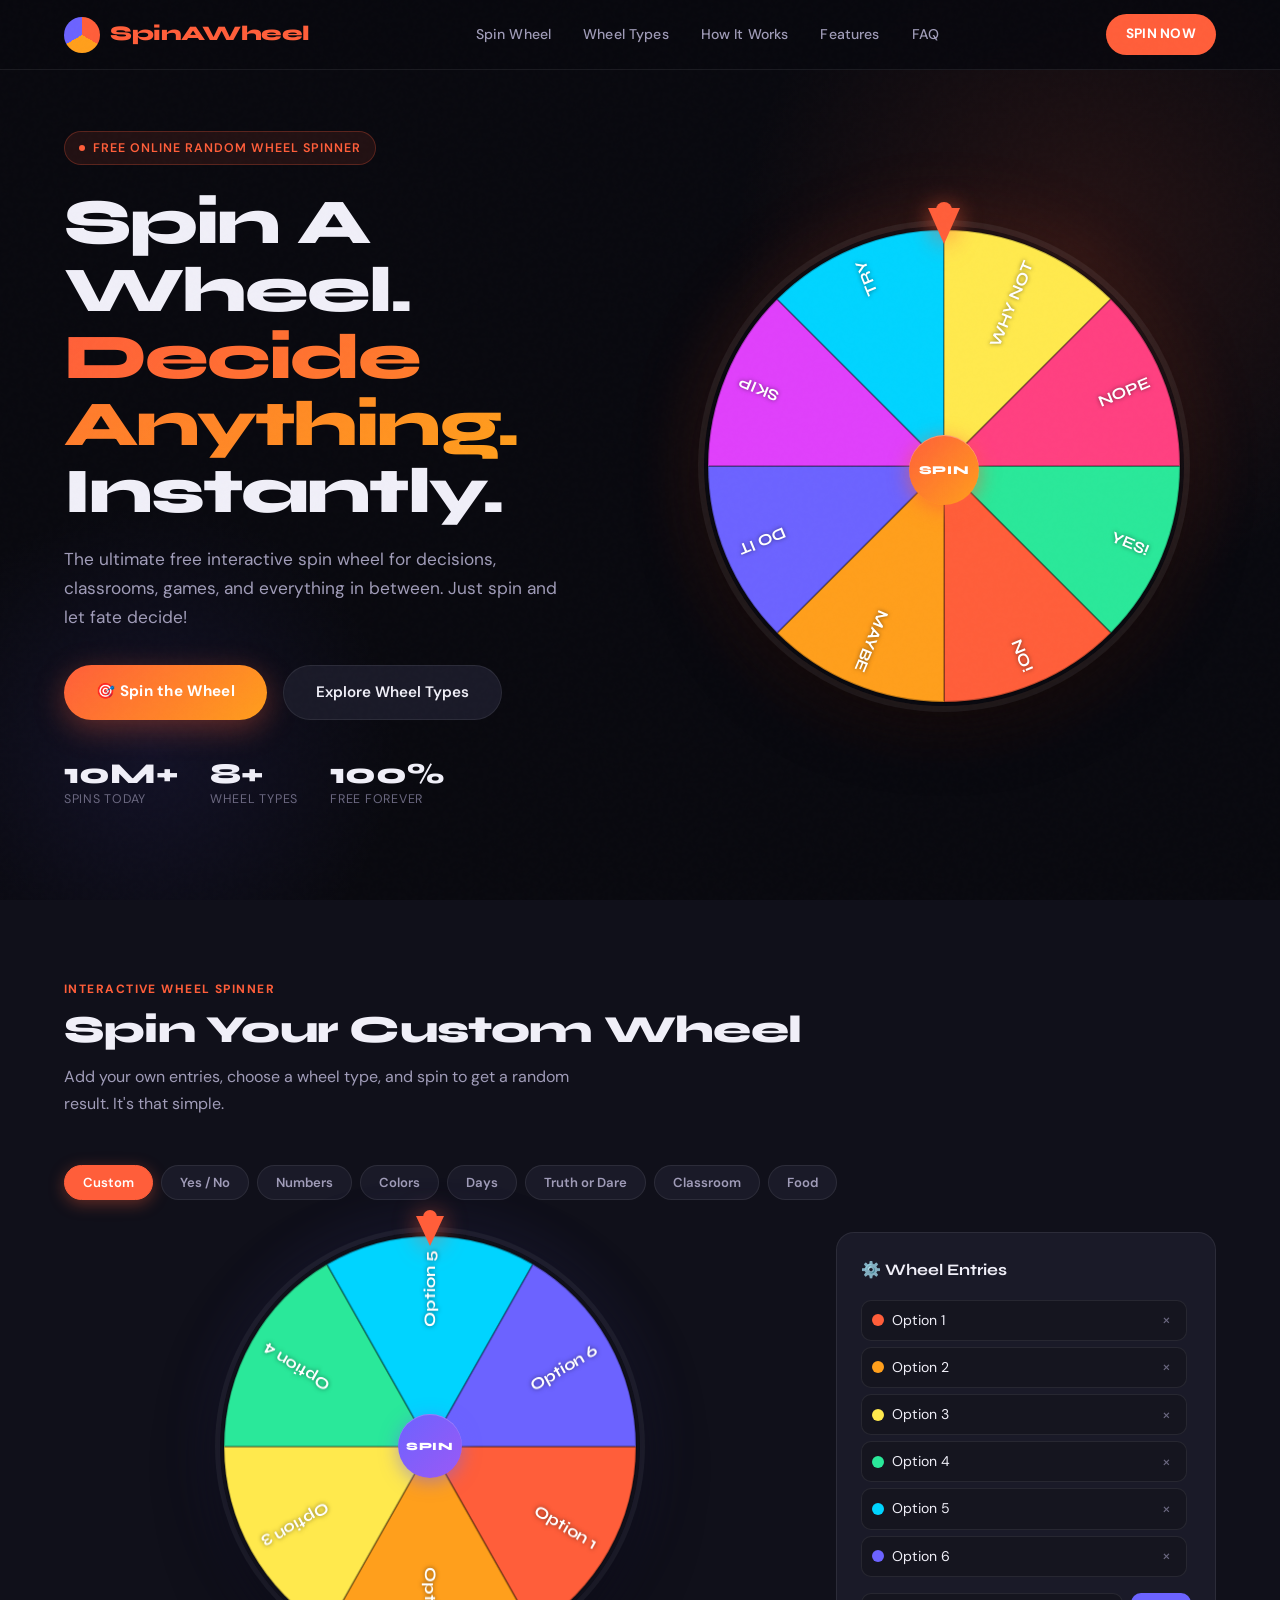
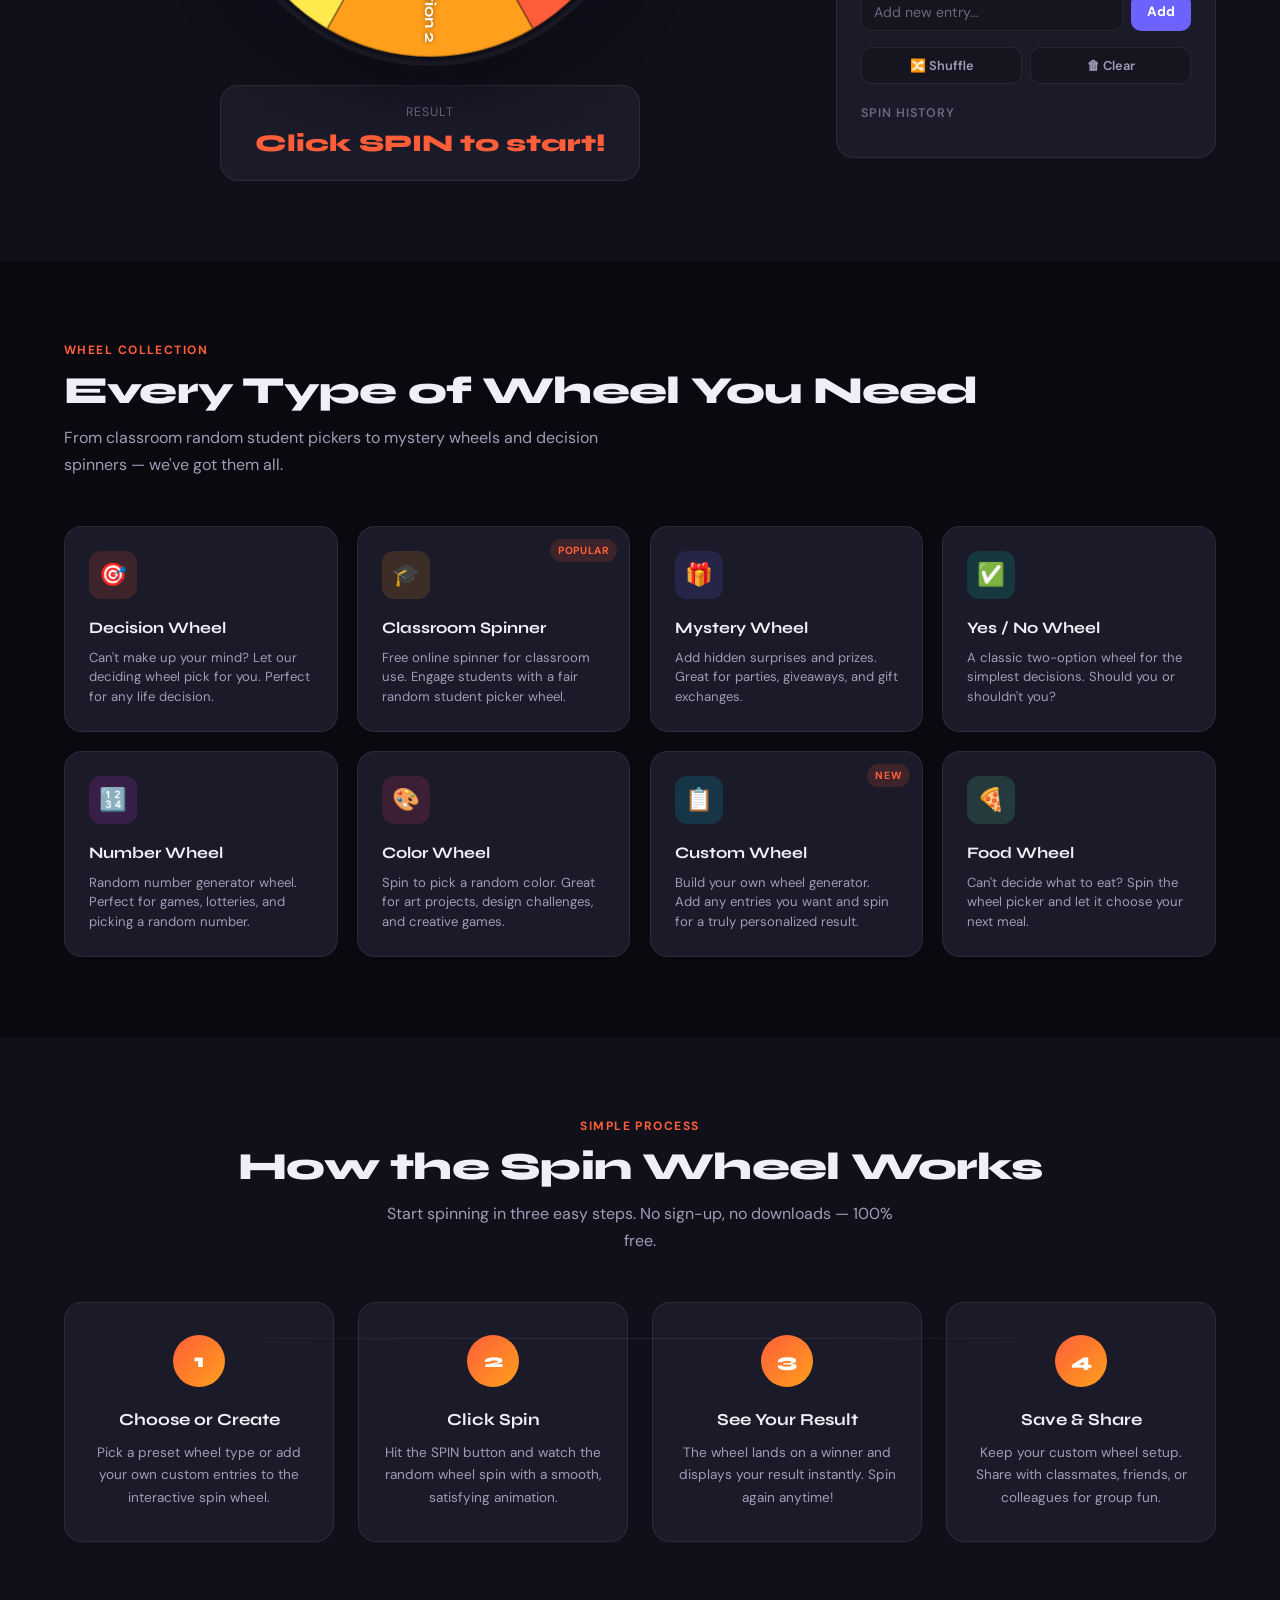
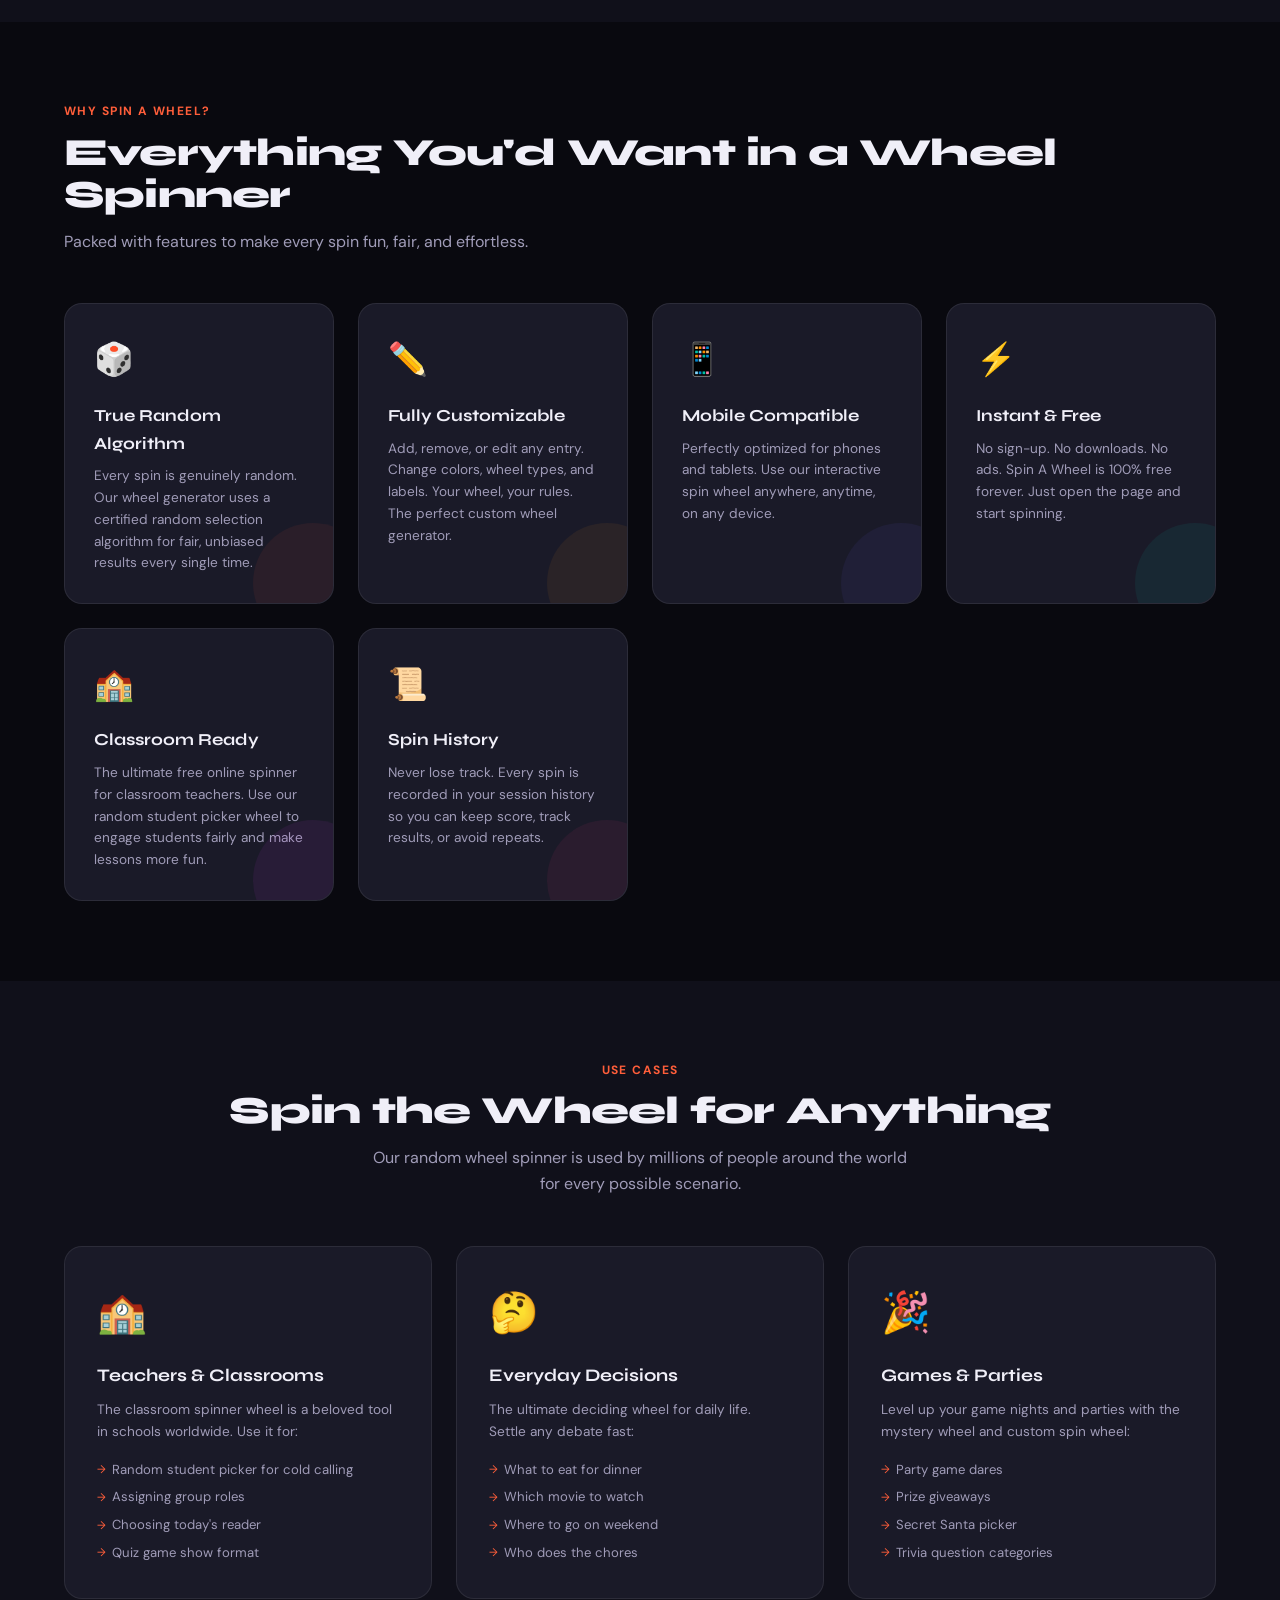
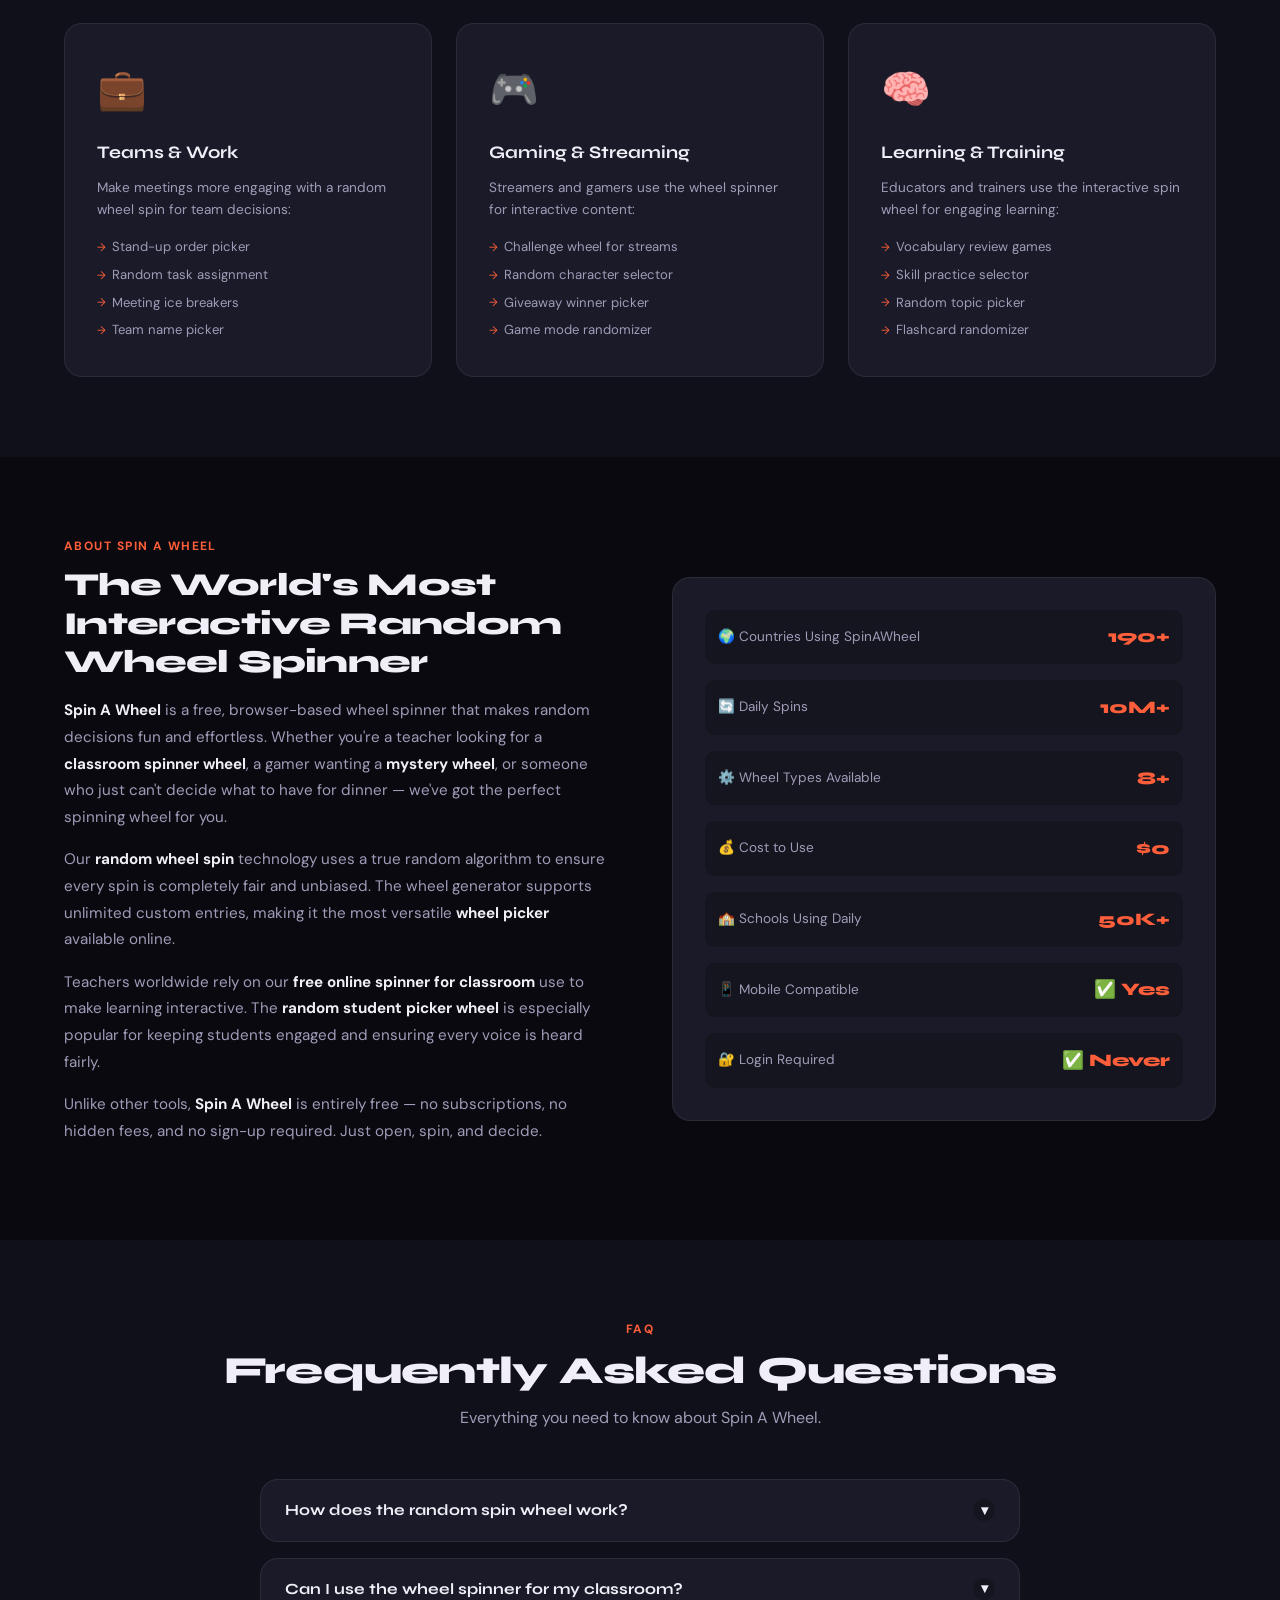
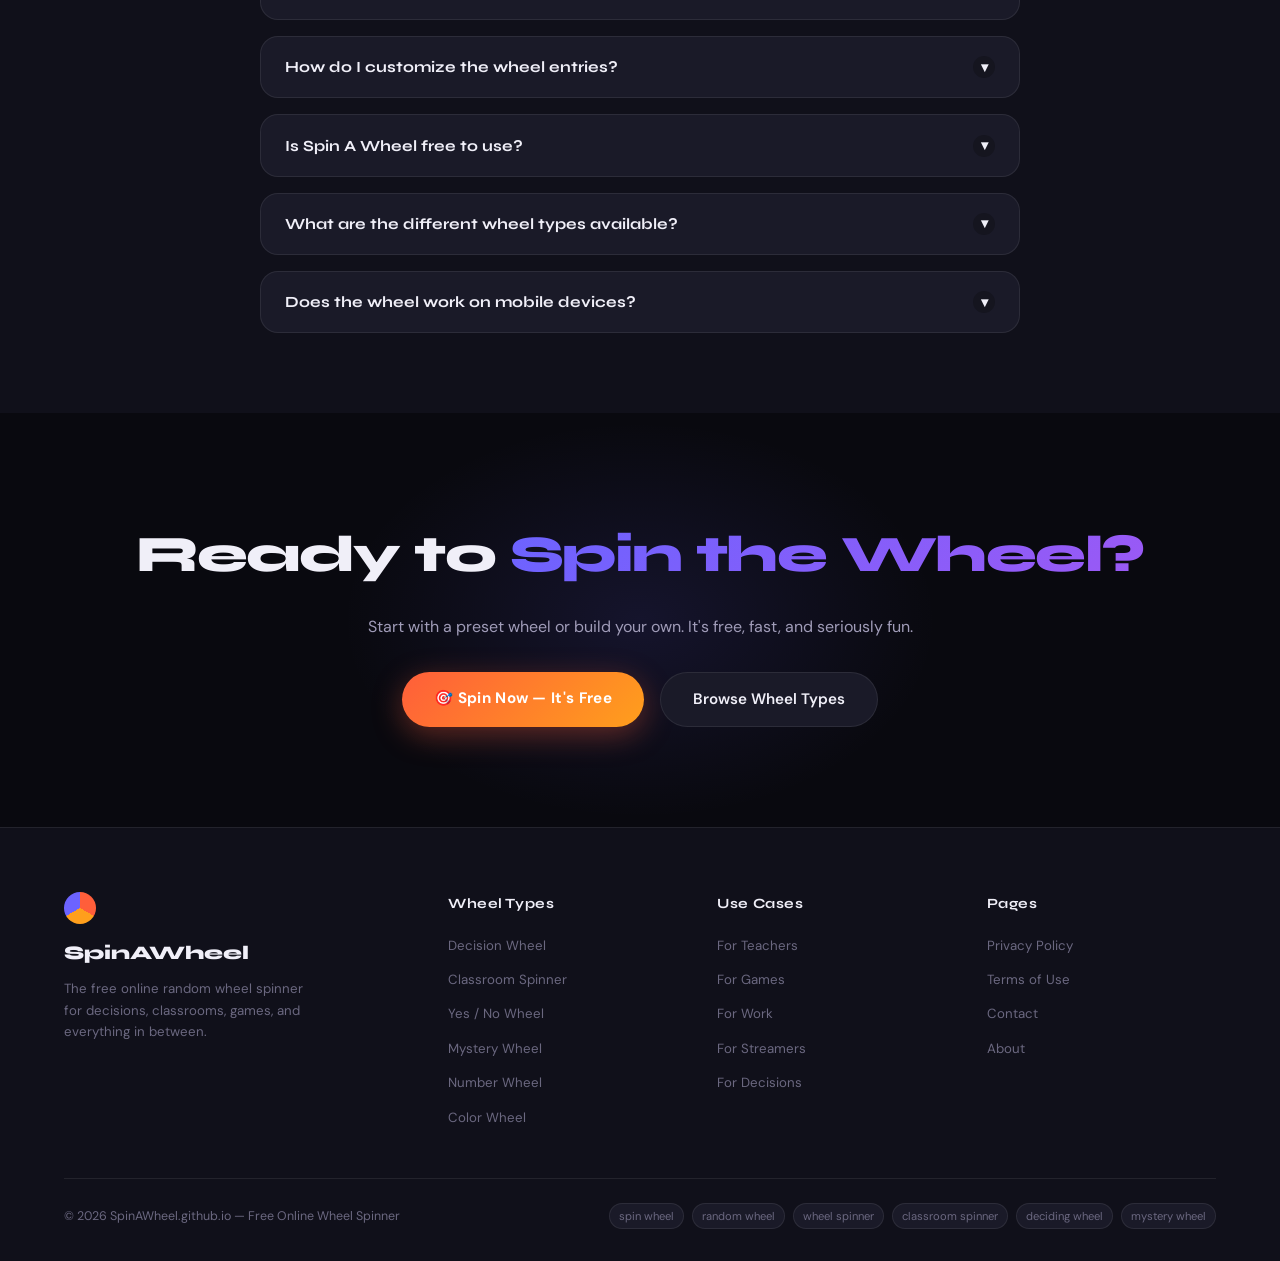
<file: index.html>
<!DOCTYPE html>
<html lang="en">
<head>
  <!-- Google tag (gtag.js) -->
<script async src="https://www.googletagmanager.com/gtag/js?id=G-ZPEH3GL405"></script>
<script>
  window.dataLayer = window.dataLayer || [];
  function gtag(){dataLayer.push(arguments);}
  gtag('js', new Date());

  gtag('config', 'G-ZPEH3GL405');
</script>
  <meta charset="UTF-8" />
  <meta name="viewport" content="width=device-width, initial-scale=1.0" />
  <title>Spin A Wheel – Free Online Random Wheel Spinner | SpinAWheel</title>
  <meta name="description" content="Spin A Wheel is a free online random wheel spinner. Use our decision wheel, classroom spinner, random student picker, mystery wheel, and more. Fast, fun, and interactive!" />
  <meta name="keywords" content="spin wheel, random wheel, spin a wheel, wheel spin, spin the wheel, random wheel spin, wheel spinner, spinning wheel, deciding wheel, mystery wheel, wheel generator, wheel picker, classroom spinner wheel, random student picker wheel, free online spinner for classroom, interactive spin wheel" />
  <meta name="robots" content="index, follow" />
  <link rel="canonical" href="https://spinawheel.github.io/" />
  <link rel="icon" type="image/png" sizes="32x32" href="/favicon.png">

  <!-- Open Graph -->
  <meta property="og:title" content="Spin A Wheel – Free Online Random Wheel Spinner" />
  <meta property="og:description" content="Free interactive spin wheel for decisions, classrooms, games, and more. Customize your wheel and spin!" />
  <meta property="og:url" content="https://spinawheel.github.io/" />
  <meta property="og:type" content="website" />
  <meta property="og:image" content="https://spinawheel.github.io/og-image.png" />

  <!-- Twitter Card -->
  <meta name="twitter:card" content="summary_large_image" />
  <meta name="twitter:title" content="Spin A Wheel – Free Online Random Wheel Spinner" />
  <meta name="twitter:description" content="Free interactive spin wheel for decisions, classrooms, games, and more." />

  <!-- Schema Markup -->
  <script type="application/ld+json">
  {
    "@context": "https://schema.org",
    "@type": "WebApplication",
    "name": "Spin A Wheel",
    "url": "https://spinawheel.github.io/",
    "description": "A free online random wheel spinner for decisions, classrooms, games, and more.",
    "applicationCategory": "UtilitiesApplication",
    "operatingSystem": "Any",
    "offers": {
      "@type": "Offer",
      "price": "0",
      "priceCurrency": "USD"
    },
    "featureList": [
      "Decision Wheel",
      "Classroom Spinner",
      "Random Student Picker",
      "Yes/No Wheel",
      "Mystery Wheel",
      "Custom Wheel",
      "Color Wheel",
      "Number Wheel"
    ]
  }
  </script>
  <script type="application/ld+json">
  {
    "@context": "https://schema.org",
    "@type": "FAQPage",
    "mainEntity": [
      {
        "@type": "Question",
        "name": "How does the spin wheel work?",
        "acceptedAnswer": {
          "@type": "Answer",
          "text": "Our random wheel spinner uses a certified random algorithm. Simply enter your items, click SPIN, and the wheel randomly lands on one option. Each spin is fully independent and unbiased."
        }
      },
      {
        "@type": "Question",
        "name": "Can I customize the wheel entries?",
        "acceptedAnswer": {
          "@type": "Answer",
          "text": "Yes! You can add, remove, or edit any entry. You can also adjust colors and wheel types to match your needs."
        }
      },
      {
        "@type": "Question",
        "name": "Is the wheel spinner free to use?",
        "acceptedAnswer": {
          "@type": "Answer",
          "text": "Absolutely. Spin A Wheel is 100% free with no login required."
        }
      },
      {
        "@type": "Question",
        "name": "Can teachers use this for classrooms?",
        "acceptedAnswer": {
          "@type": "Answer",
          "text": "Yes! Our classroom spinner wheel and random student picker are designed specifically for teachers. Add student names and spin to fairly select participants."
        }
      }
    ]
  }
  </script>

  <!-- Fonts -->
  <link rel="preconnect" href="https://fonts.googleapis.com" />
  <link rel="preconnect" href="https://fonts.gstatic.com" crossorigin />
  <link href="https://fonts.googleapis.com/css2?family=Syne:wght@400;600;700;800&family=DM+Sans:ital,wght@0,300;0,400;0,500;1,300&display=swap" rel="stylesheet" />
  <link rel="stylesheet" href="style.css" />  
</head>
<body>

<!-- HEADER (component) -->
<header id="site-header"></header>
<nav class="mobile-nav" id="mobile-nav"></nav>

<!-- CONFETTI -->
<canvas id="confetti-canvas"></canvas>

<!-- MODAL -->
<div class="modal-overlay" id="resultModal">
  <div class="modal-box">
    <span class="modal-firework" id="modalEmoji">🎉</span>
    <div class="modal-result" id="modalResult">—</div>
    <div class="modal-subtitle">The wheel has spoken!</div>
    <button class="modal-close" onclick="closeModal()">Awesome! Spin Again</button>
  </div>
</div>

<!-- ============================================================
     HERO
============================================================ -->
<section id="hero">
  <div class="hero-bg-glow"></div>
  <div class="hero-bg-glow2"></div>
  <div class="hero-left">
    <div class="hero-badge">Free Online Random Wheel Spinner</div>
    <h1 class="hero-h1">
      Spin A Wheel.<br>
      <span class="grad">Decide Anything.</span><br>
      Instantly.
    </h1>
    <p class="hero-sub">
      The ultimate free interactive spin wheel for decisions, classrooms, games, and everything in between. Just spin and let fate decide!
    </p>
    <div class="hero-actions">
      <a href="#wheel-app" class="btn-primary">🎯 Spin the Wheel</a>
      <a href="#wheel-types" class="btn-secondary">Explore Wheel Types</a>
    </div>
    <div class="hero-stats">
      <div class="hero-stat">
        <div class="num">10M+</div>
        <div class="lbl">Spins Today</div>
      </div>
      <div class="hero-stat">
        <div class="num">8+</div>
        <div class="lbl">Wheel Types</div>
      </div>
      <div class="hero-stat">
        <div class="num">100%</div>
        <div class="lbl">Free Forever</div>
      </div>
    </div>
  </div>
  <div class="hero-right">
    <div class="wheel-wrapper">
      <div class="wheel-pointer"></div>
      <canvas id="mainCanvas"></canvas>
      <button class="spin-center-btn" id="heroSpinBtn" onclick="spinHeroWheel()">SPIN</button>
    </div>
  </div>
</section>

<!-- ============================================================
     WHEEL APP
============================================================ -->
<section id="wheel-app">
  <div class="section-header reveal">
    <div class="section-label">Interactive Wheel Spinner</div>
    <h2 class="section-title">Spin Your Custom Wheel</h2>
    <p class="section-sub">Add your own entries, choose a wheel type, and spin to get a random result. It's that simple.</p>
  </div>

  <div class="wheel-type-tabs reveal">
    <button class="type-tab active" data-preset="custom">Custom</button>
    <button class="type-tab" data-preset="yesno">Yes / No</button>
    <button class="type-tab" data-preset="numbers">Numbers</button>
    <button class="type-tab" data-preset="colors">Colors</button>
    <button class="type-tab" data-preset="days">Days</button>
    <button class="type-tab" data-preset="truth">Truth or Dare</button>
    <button class="type-tab" data-preset="classroom">Classroom</button>
    <button class="type-tab" data-preset="food">Food</button>
  </div>

  <div class="app-layout">
    <div class="app-wheel-area">
      <div class="app-wheel-wrapper">
        <div class="wheel-pointer"></div>
        <canvas id="appCanvas"></canvas>
        <button class="app-spin-btn" id="appSpinBtn" onclick="spinAppWheel()">SPIN</button>
      </div>
      <div class="result-display" id="appResult">
        <div>
          <div class="result-label">Result</div>
          <div class="result-value" id="appResultText">Click SPIN to start!</div>
        </div>
      </div>
    </div>

    <div class="app-sidebar">
      <div class="sidebar-title">⚙️ Wheel Entries</div>
      <div class="entries-list" id="entriesList"></div>
      <div class="add-entry-row">
        <input class="add-entry-input" id="newEntryInput" type="text" placeholder="Add new entry..." maxlength="40" />
        <button class="add-btn" onclick="addEntry()">Add</button>
      </div>
      <div class="sidebar-actions">
        <button class="sidebar-btn" onclick="shuffleEntries()">🔀 Shuffle</button>
        <button class="sidebar-btn danger" onclick="clearEntries()">🗑 Clear</button>
      </div>
      <div class="spin-history" id="spinHistory">
        <div class="history-title">Spin History</div>
        <div class="history-list" id="historyList"></div>
      </div>
    </div>
  </div>
</section>

<!-- ============================================================
     WHEEL TYPES
============================================================ -->
<section id="wheel-types">
  <div class="section-header reveal">
    <div class="section-label">Wheel Collection</div>
    <h2 class="section-title">Every Type of Wheel You Need</h2>
    <p class="section-sub">From classroom random student pickers to mystery wheels and decision spinners — we've got them all.</p>
  </div>
  <div class="types-grid">
    <div class="type-card c1 reveal">
      <div class="type-icon" style="background:rgba(255,94,58,0.15)">🎯</div>
      <h3>Decision Wheel</h3>
      <p>Can't make up your mind? Let our deciding wheel pick for you. Perfect for any life decision.</p>
    </div>
    <div class="type-card c2 reveal reveal-delay-1">
      <div class="type-icon" style="background:rgba(255,159,28,0.15)">🎓</div>
      <h3>Classroom Spinner</h3>
      <p>Free online spinner for classroom use. Engage students with a fair random student picker wheel.</p>
      <div class="type-badge">Popular</div>
    </div>
    <div class="type-card c3 reveal reveal-delay-2">
      <div class="type-icon" style="background:rgba(108,99,255,0.15)">🎁</div>
      <h3>Mystery Wheel</h3>
      <p>Add hidden surprises and prizes. Great for parties, giveaways, and gift exchanges.</p>
    </div>
    <div class="type-card c4 reveal reveal-delay-3">
      <div class="type-icon" style="background:rgba(0,229,195,0.15)">✅</div>
      <h3>Yes / No Wheel</h3>
      <p>A classic two-option wheel for the simplest decisions. Should you or shouldn't you?</p>
    </div>
    <div class="type-card c5 reveal">
      <div class="type-icon" style="background:rgba(224,64,251,0.15)">🔢</div>
      <h3>Number Wheel</h3>
      <p>Random number generator wheel. Perfect for games, lotteries, and picking a random number.</p>
    </div>
    <div class="type-card c6 reveal reveal-delay-1">
      <div class="type-icon" style="background:rgba(255,64,129,0.15)">🎨</div>
      <h3>Color Wheel</h3>
      <p>Spin to pick a random color. Great for art projects, design challenges, and creative games.</p>
    </div>
    <div class="type-card c7 reveal reveal-delay-2">
      <div class="type-icon" style="background:rgba(0,212,255,0.15)">📋</div>
      <h3>Custom Wheel</h3>
      <p>Build your own wheel generator. Add any entries you want and spin for a truly personalized result.</p>
      <div class="type-badge">New</div>
    </div>
    <div class="type-card c8 reveal reveal-delay-3">
      <div class="type-icon" style="background:rgba(105,240,174,0.15)">🍕</div>
      <h3>Food Wheel</h3>
      <p>Can't decide what to eat? Spin the wheel picker and let it choose your next meal.</p>
    </div>
  </div>
</section>

<!-- ============================================================
     HOW IT WORKS
============================================================ -->
<section id="how-it-works">
  <div class="section-header reveal" style="text-align:center">
    <div class="section-label">Simple Process</div>
    <h2 class="section-title">How the Spin Wheel Works</h2>
    <p class="section-sub" style="margin:0 auto">Start spinning in three easy steps. No sign-up, no downloads — 100% free.</p>
  </div>
  <div class="steps-grid">
    <div class="step-card reveal">
      <div class="step-num">1</div>
      <h3>Choose or Create</h3>
      <p>Pick a preset wheel type or add your own custom entries to the interactive spin wheel.</p>
    </div>
    <div class="step-card reveal reveal-delay-1">
      <div class="step-num">2</div>
      <h3>Click Spin</h3>
      <p>Hit the SPIN button and watch the random wheel spin with a smooth, satisfying animation.</p>
    </div>
    <div class="step-card reveal reveal-delay-2">
      <div class="step-num">3</div>
      <h3>See Your Result</h3>
      <p>The wheel lands on a winner and displays your result instantly. Spin again anytime!</p>
    </div>
    <div class="step-card reveal reveal-delay-3">
      <div class="step-num">4</div>
      <h3>Save & Share</h3>
      <p>Keep your custom wheel setup. Share with classmates, friends, or colleagues for group fun.</p>
    </div>
  </div>
</section>

<!-- ============================================================
     FEATURES
============================================================ -->
<section id="features">
  <div class="section-header reveal">
    <div class="section-label">Why Spin A Wheel?</div>
    <h2 class="section-title">Everything You'd Want in a Wheel Spinner</h2>
    <p class="section-sub">Packed with features to make every spin fun, fair, and effortless.</p>
  </div>
  <div class="features-grid">
    <div class="feat-card reveal">
      <span class="feat-icon">🎲</span>
      <h3>True Random Algorithm</h3>
      <p>Every spin is genuinely random. Our wheel generator uses a certified random selection algorithm for fair, unbiased results every single time.</p>
      <div class="feat-glow" style="background:var(--accent)"></div>
    </div>
    <div class="feat-card reveal reveal-delay-1">
      <span class="feat-icon">✏️</span>
      <h3>Fully Customizable</h3>
      <p>Add, remove, or edit any entry. Change colors, wheel types, and labels. Your wheel, your rules. The perfect custom wheel generator.</p>
      <div class="feat-glow" style="background:var(--accent2)"></div>
    </div>
    <div class="feat-card reveal reveal-delay-2">
      <span class="feat-icon">📱</span>
      <h3>Mobile Compatible</h3>
      <p>Perfectly optimized for phones and tablets. Use our interactive spin wheel anywhere, anytime, on any device.</p>
      <div class="feat-glow" style="background:var(--accent3)"></div>
    </div>
    <div class="feat-card reveal">
      <span class="feat-icon">⚡</span>
      <h3>Instant & Free</h3>
      <p>No sign-up. No downloads. No ads. Spin A Wheel is 100% free forever. Just open the page and start spinning.</p>
      <div class="feat-glow" style="background:var(--teal)"></div>
    </div>
    <div class="feat-card reveal reveal-delay-1">
      <span class="feat-icon">🏫</span>
      <h3>Classroom Ready</h3>
      <p>The ultimate free online spinner for classroom teachers. Use our random student picker wheel to engage students fairly and make lessons more fun.</p>
      <div class="feat-glow" style="background:#e040fb"></div>
    </div>
    <div class="feat-card reveal reveal-delay-2">
      <span class="feat-icon">📜</span>
      <h3>Spin History</h3>
      <p>Never lose track. Every spin is recorded in your session history so you can keep score, track results, or avoid repeats.</p>
      <div class="feat-glow" style="background:#ff4081"></div>
    </div>
  </div>
</section>

<!-- ============================================================
     USE CASES
============================================================ -->
<section id="use-cases">
  <div class="section-header reveal" style="text-align:center">
    <div class="section-label">Use Cases</div>
    <h2 class="section-title">Spin the Wheel for Anything</h2>
    <p class="section-sub" style="margin:0 auto">Our random wheel spinner is used by millions of people around the world for every possible scenario.</p>
  </div>
  <div class="use-cases-grid">
    <div class="use-card reveal">
      <span class="use-emoji">🏫</span>
      <h3>Teachers & Classrooms</h3>
      <p>The classroom spinner wheel is a beloved tool in schools worldwide. Use it for:</p>
      <ul>
        <li>Random student picker for cold calling</li>
        <li>Assigning group roles</li>
        <li>Choosing today's reader</li>
        <li>Quiz game show format</li>
      </ul>
    </div>
    <div class="use-card reveal reveal-delay-1">
      <span class="use-emoji">🤔</span>
      <h3>Everyday Decisions</h3>
      <p>The ultimate deciding wheel for daily life. Settle any debate fast:</p>
      <ul>
        <li>What to eat for dinner</li>
        <li>Which movie to watch</li>
        <li>Where to go on weekend</li>
        <li>Who does the chores</li>
      </ul>
    </div>
    <div class="use-card reveal reveal-delay-2">
      <span class="use-emoji">🎉</span>
      <h3>Games & Parties</h3>
      <p>Level up your game nights and parties with the mystery wheel and custom spin wheel:</p>
      <ul>
        <li>Party game dares</li>
        <li>Prize giveaways</li>
        <li>Secret Santa picker</li>
        <li>Trivia question categories</li>
      </ul>
    </div>
    <div class="use-card reveal">
      <span class="use-emoji">💼</span>
      <h3>Teams & Work</h3>
      <p>Make meetings more engaging with a random wheel spin for team decisions:</p>
      <ul>
        <li>Stand-up order picker</li>
        <li>Random task assignment</li>
        <li>Meeting ice breakers</li>
        <li>Team name picker</li>
      </ul>
    </div>
    <div class="use-card reveal reveal-delay-1">
      <span class="use-emoji">🎮</span>
      <h3>Gaming & Streaming</h3>
      <p>Streamers and gamers use the wheel spinner for interactive content:</p>
      <ul>
        <li>Challenge wheel for streams</li>
        <li>Random character selector</li>
        <li>Giveaway winner picker</li>
        <li>Game mode randomizer</li>
      </ul>
    </div>
    <div class="use-card reveal reveal-delay-2">
      <span class="use-emoji">🧠</span>
      <h3>Learning & Training</h3>
      <p>Educators and trainers use the interactive spin wheel for engaging learning:</p>
      <ul>
        <li>Vocabulary review games</li>
        <li>Skill practice selector</li>
        <li>Random topic picker</li>
        <li>Flashcard randomizer</li>
      </ul>
    </div>
  </div>
</section>

<!-- ============================================================
     ABOUT / SEO CONTENT
============================================================ -->
<section id="about-wheel">
  <div class="about-grid">
    <div class="about-content reveal">
      <div class="section-label">About Spin A Wheel</div>
      <h2>The World's Most Interactive Random Wheel Spinner</h2>
      <p>
        <strong>Spin A Wheel</strong> is a free, browser-based wheel spinner that makes random decisions fun and effortless. Whether you're a teacher looking for a <strong>classroom spinner wheel</strong>, a gamer wanting a <strong>mystery wheel</strong>, or someone who just can't decide what to have for dinner — we've got the perfect spinning wheel for you.
      </p>
      <p>
        Our <strong>random wheel spin</strong> technology uses a true random algorithm to ensure every spin is completely fair and unbiased. The wheel generator supports unlimited custom entries, making it the most versatile <strong>wheel picker</strong> available online.
      </p>
      <p>
        Teachers worldwide rely on our <strong>free online spinner for classroom</strong> use to make learning interactive. The <strong>random student picker wheel</strong> is especially popular for keeping students engaged and ensuring every voice is heard fairly.
      </p>
      <p>
        Unlike other tools, <strong>Spin A Wheel</strong> is entirely free — no subscriptions, no hidden fees, and no sign-up required. Just open, spin, and decide.
      </p>
    </div>
    <div class="about-visual reveal">
      <div class="about-stat-row">
        <span class="asr-label">🌍 Countries Using SpinAWheel</span>
        <span class="asr-val">190+</span>
      </div>
      <div class="about-stat-row">
        <span class="asr-label">🔄 Daily Spins</span>
        <span class="asr-val">10M+</span>
      </div>
      <div class="about-stat-row">
        <span class="asr-label">⚙️ Wheel Types Available</span>
        <span class="asr-val">8+</span>
      </div>
      <div class="about-stat-row">
        <span class="asr-label">💰 Cost to Use</span>
        <span class="asr-val">$0</span>
      </div>
      <div class="about-stat-row">
        <span class="asr-label">🏫 Schools Using Daily</span>
        <span class="asr-val">50K+</span>
      </div>
      <div class="about-stat-row">
        <span class="asr-label">📱 Mobile Compatible</span>
        <span class="asr-val">✅ Yes</span>
      </div>
      <div class="about-stat-row">
        <span class="asr-label">🔐 Login Required</span>
        <span class="asr-val">✅ Never</span>
      </div>
    </div>
  </div>
</section>

<!-- ============================================================
     FAQ
============================================================ -->
<section id="faq">
  <div class="section-header reveal" style="text-align:center">
    <div class="section-label">FAQ</div>
    <h2 class="section-title">Frequently Asked Questions</h2>
    <p class="section-sub" style="margin:0 auto">Everything you need to know about Spin A Wheel.</p>
  </div>
  <div class="faq-grid">
    <div class="faq-item">
      <button class="faq-q" onclick="toggleFaq(this)">
        How does the random spin wheel work?
        <span class="faq-arrow">▾</span>
      </button>
      <div class="faq-a">
        <p>Our wheel spinner uses a certified random number generation algorithm. When you click SPIN, a random angle is selected from a uniform distribution — meaning every segment on the wheel has an exactly equal probability of being chosen, regardless of its size. Each spin is independent and completely fair.</p>
      </div>
    </div>
    <div class="faq-item">
      <button class="faq-q" onclick="toggleFaq(this)">
        Can I use the wheel spinner for my classroom?
        <span class="faq-arrow">▾</span>
      </button>
      <div class="faq-a">
        <p>Absolutely! The classroom spinner wheel is one of our most popular tools. Simply select the "Classroom" preset or add your student names manually. Our free online spinner for classroom use is designed to work on projectors, tablets, and any device. Teachers in over 50,000 schools use it daily.</p>
      </div>
    </div>
    <div class="faq-item">
      <button class="faq-q" onclick="toggleFaq(this)">
        How do I customize the wheel entries?
        <span class="faq-arrow">▾</span>
      </button>
      <div class="faq-a">
        <p>In the wheel app section, you'll find the sidebar where you can type any entry into the input field and click "Add". You can delete individual entries using the × button, or clear all entries at once. The wheel updates instantly as you add or remove items. You can also shuffle the order randomly.</p>
      </div>
    </div>
    <div class="faq-item">
      <button class="faq-q" onclick="toggleFaq(this)">
        Is Spin A Wheel free to use?
        <span class="faq-arrow">▾</span>
      </button>
      <div class="faq-a">
        <p>Yes, completely free! Spin A Wheel is 100% free with no hidden costs, no subscription plans, and no login required. You can spin as many times as you want, create as many custom wheels as you like, and use all wheel types at no charge — forever.</p>
      </div>
    </div>
    <div class="faq-item">
      <button class="faq-q" onclick="toggleFaq(this)">
        What are the different wheel types available?
        <span class="faq-arrow">▾</span>
      </button>
      <div class="faq-a">
        <p>We offer 8+ wheel types: Custom Wheel (your own entries), Yes/No Wheel, Number Wheel (1–10 or custom), Color Wheel, Days of the Week Wheel, Truth or Dare Wheel, Classroom/Student Picker Wheel, and Food Wheel. More types are added regularly. You can switch between them instantly using the tabs in the app.</p>
      </div>
    </div>
    <div class="faq-item">
      <button class="faq-q" onclick="toggleFaq(this)">
        Does the wheel work on mobile devices?
        <span class="faq-arrow">▾</span>
      </button>
      <div class="faq-a">
        <p>Yes! Spin A Wheel is fully optimized for mobile devices including iOS and Android smartphones and tablets. The wheel is touch-friendly, and the entire interface is responsive. You can spin the wheel simply by tapping the SPIN button or tapping the wheel itself.</p>
      </div>
    </div>
  </div>
</section>

<!-- ============================================================
     CTA
============================================================ -->
<section id="cta-section">
  <div class="cta-glow"></div>
  <div class="reveal">
    <h2>Ready to <span style="background:linear-gradient(135deg,var(--accent3),#9b59f5);-webkit-background-clip:text;-webkit-text-fill-color:transparent;background-clip:text">Spin the Wheel?</span></h2>
    <p>Start with a preset wheel or build your own. It's free, fast, and seriously fun.</p>
    <div class="cta-actions">
      <a href="#wheel-app" class="btn-primary">🎯 Spin Now — It's Free</a>
      <a href="#wheel-types" class="btn-secondary">Browse Wheel Types</a>
    </div>
  </div>
</section>

<!-- FOOTER (component) -->
<!-- Footer placeholder -->
<footer id="site-footer"></footer>

<!-- Include the component scripts -->
<script src="components/header.js"></script>
<script src="components/footer.js"></script>

<script>
/* ============================================================
   HEADER COMPONENT
============================================================ */



/* ============================================================
   FOOTER COMPONENT
============================================================ */


/* ============================================================
   WHEEL DRAWING ENGINE
============================================================ */
const SEGMENT_COLORS = [
  '#ff5e3a','#ff9f1c','#ffe94d','#2ae89a','#00d4ff',
  '#6c63ff','#e040fb','#ff4081','#00bfa5','#ffab40','#69f0ae','#40c4ff'
];

function drawWheel(canvas, entries, rotationAngle) {
  const ctx = canvas.getContext('2d');
  const W = canvas.width, H = canvas.height;
  const cx = W / 2, cy = H / 2;
  const r = Math.min(cx, cy) - 4;
  const n = entries.length;

  ctx.clearRect(0, 0, W, H);
  if (n === 0) return;

  const arc = (2 * Math.PI) / n;

  // Draw segments
  entries.forEach((entry, i) => {
    const startAngle = rotationAngle + i * arc;
    const endAngle = startAngle + arc;

    ctx.beginPath();
    ctx.moveTo(cx, cy);
    ctx.arc(cx, cy, r, startAngle, endAngle);
    ctx.closePath();
    ctx.fillStyle = entry.color || SEGMENT_COLORS[i % SEGMENT_COLORS.length];
    ctx.fill();
    ctx.strokeStyle = 'rgba(0,0,0,0.25)';
    ctx.lineWidth = 2;
    ctx.stroke();
  });

  // Draw segment labels
  entries.forEach((entry, i) => {
    const midAngle = rotationAngle + i * arc + arc / 2;
    ctx.save();
    ctx.translate(cx, cy);
    ctx.rotate(midAngle);
    ctx.textAlign = 'right';
    ctx.fillStyle = '#fff';
    ctx.shadowColor = 'rgba(0,0,0,0.5)';
    ctx.shadowBlur = 4;

    const fontSize = Math.max(10, Math.min(16, 260 / n));
    ctx.font = `700 ${fontSize}px 'Syne', sans-serif`;
    const label = entry.label.length > 14 ? entry.label.substring(0, 13) + '…' : entry.label;
    ctx.fillText(label, r - 14, fontSize / 3);
    ctx.restore();
  });

  // Center circle
  ctx.beginPath();
  ctx.arc(cx, cy, r * 0.1, 0, 2 * Math.PI);
  ctx.fillStyle = '#1a1a28';
  ctx.fill();
  ctx.strokeStyle = 'rgba(255,255,255,0.2)';
  ctx.lineWidth = 2;
  ctx.stroke();
}

function getWinner(entries, angle) {
  const n = entries.length;
  if (!n) return null;
  const arc = (2 * Math.PI) / n;
  // Pointer is at top (−π/2). Normalize angle
  let normalized = ((-angle - Math.PI / 2) % (2 * Math.PI) + 2 * Math.PI) % (2 * Math.PI);
  const idx = Math.floor(normalized / arc) % n;
  return entries[idx];
}

/* ============================================================
   HERO WHEEL
============================================================ */
const heroCanvas = document.getElementById('mainCanvas');
const heroEntries = [
  { label: 'YES!', color: '#2ae89a' },
  { label: 'NO!', color: '#ff5e3a' },
  { label: 'MAYBE', color: '#ff9f1c' },
  { label: 'DO IT', color: '#6c63ff' },
  { label: 'SKIP', color: '#e040fb' },
  { label: 'TRY', color: '#00d4ff' },
  { label: 'WHY NOT', color: '#ffe94d' },
  { label: 'NOPE', color: '#ff4081' },
];

let heroAngle = 0;
let heroSpinning = false;
let heroAnimId;

function resizeHeroCanvas() {
  const wrapper = heroCanvas.parentElement;
  const size = Math.min(wrapper.clientWidth, wrapper.clientHeight);
  heroCanvas.width = size;
  heroCanvas.height = size;
  drawWheel(heroCanvas, heroEntries, heroAngle);
}

function spinHeroWheel() {
  if (heroSpinning) return;
  heroSpinning = true;
  document.getElementById('heroSpinBtn').classList.add('spinning');

  const totalSpin = (Math.PI * 2 * (5 + Math.random() * 5)) + Math.random() * Math.PI * 2;
  const duration = 3000 + Math.random() * 1500;
  const startAngle = heroAngle;
  const startTime = performance.now();

  function easeOut(t) { return 1 - Math.pow(1 - t, 4); }

  function animate(now) {
    const elapsed = now - startTime;
    const t = Math.min(elapsed / duration, 1);
    heroAngle = startAngle + totalSpin * easeOut(t);
    drawWheel(heroCanvas, heroEntries, heroAngle);
    if (t < 1) {
      heroAnimId = requestAnimationFrame(animate);
    } else {
      heroSpinning = false;
      document.getElementById('heroSpinBtn').classList.remove('spinning');
    }
  }
  requestAnimationFrame(animate);
}

heroCanvas.addEventListener('click', spinHeroWheel);
window.addEventListener('resize', resizeHeroCanvas);
setTimeout(resizeHeroCanvas, 100);

/* ============================================================
   PRESETS
============================================================ */
const PRESETS = {
  custom: [
    { label: 'Option 1' }, { label: 'Option 2' }, { label: 'Option 3' },
    { label: 'Option 4' }, { label: 'Option 5' }, { label: 'Option 6' },
  ],
  yesno: [
    { label: 'YES', color: '#2ae89a' }, { label: 'NO', color: '#ff5e3a' },
    { label: 'MAYBE', color: '#ff9f1c' }, { label: 'ASK AGAIN', color: '#6c63ff' },
  ],
  numbers: Array.from({ length: 10 }, (_, i) => ({ label: String(i + 1) })),
  colors: [
    { label: 'Red', color: '#ff5e3a' }, { label: 'Orange', color: '#ff9f1c' },
    { label: 'Yellow', color: '#ffe94d' }, { label: 'Green', color: '#2ae89a' },
    { label: 'Blue', color: '#00d4ff' }, { label: 'Purple', color: '#6c63ff' },
    { label: 'Pink', color: '#e040fb' }, { label: 'White', color: '#cccccc' },
  ],
  days: ['Monday','Tuesday','Wednesday','Thursday','Friday','Saturday','Sunday']
    .map(d => ({ label: d })),
  truth: ['Truth','Dare','Truth','Dare','Double Dare','Skip'].map(l => ({ label: l })),
  classroom: ['Alice','Bob','Charlie','Diana','Ethan','Fiona','George','Hannah','Ivan','Julia']
    .map(n => ({ label: n })),
  food: ['Pizza','Sushi','Burgers','Tacos','Pasta','Salad','Ramen','BBQ','Sandwiches','Curry']
    .map(f => ({ label: f })),
};

/* ============================================================
   APP WHEEL
============================================================ */
const appCanvas = document.getElementById('appCanvas');
let appEntries = PRESETS.custom.map((e, i) => ({
  ...e,
  color: SEGMENT_COLORS[i % SEGMENT_COLORS.length]
}));
let appAngle = 0;
let appSpinning = false;
let spinCount = 0;
const spinHistory = [];

function resizeAppCanvas() {
  const wrapper = appCanvas.parentElement;
  const size = Math.min(wrapper.clientWidth, wrapper.clientHeight);
  appCanvas.width = size;
  appCanvas.height = size;
  drawWheel(appCanvas, appEntries, appAngle);
}

function renderEntries() {
  const list = document.getElementById('entriesList');
  list.innerHTML = appEntries.map((e, i) => `
    <div class="entry-item">
      <div class="entry-color" style="background:${e.color}"></div>
      <div class="entry-text">${e.label}</div>
      <button class="entry-del" onclick="removeEntry(${i})" title="Remove">×</button>
    </div>
  `).join('');
  drawWheel(appCanvas, appEntries, appAngle);
}

function addEntry() {
  const input = document.getElementById('newEntryInput');
  const val = input.value.trim();
  if (!val) return;
  const color = SEGMENT_COLORS[appEntries.length % SEGMENT_COLORS.length];
  appEntries.push({ label: val, color });
  input.value = '';
  renderEntries();
}

function removeEntry(idx) {
  appEntries.splice(idx, 1);
  renderEntries();
}

function clearEntries() {
  if (confirm('Clear all entries?')) {
    appEntries = [];
    renderEntries();
  }
}

function shuffleEntries() {
  appEntries = appEntries.sort(() => Math.random() - 0.5);
  renderEntries();
}

document.getElementById('newEntryInput').addEventListener('keydown', e => {
  if (e.key === 'Enter') addEntry();
});

// Type tabs
document.querySelectorAll('.type-tab').forEach(tab => {
  tab.addEventListener('click', () => {
    document.querySelectorAll('.type-tab').forEach(t => t.classList.remove('active'));
    tab.classList.add('active');
    const preset = tab.dataset.preset;
    appEntries = (PRESETS[preset] || PRESETS.custom).map((e, i) => ({
      ...e,
      color: e.color || SEGMENT_COLORS[i % SEGMENT_COLORS.length]
    }));
    renderEntries();
  });
});

function spinAppWheel() {
  if (appSpinning || appEntries.length < 2) return;
  appSpinning = true;
  document.getElementById('appSpinBtn').classList.add('spinning');
  document.getElementById('appResult').classList.remove('winner');

  const totalSpin = (Math.PI * 2 * (6 + Math.random() * 6)) + Math.random() * Math.PI * 2;
  const duration = 3500 + Math.random() * 2000;
  const startAngle = appAngle;
  const startTime = performance.now();

  function easeOut(t) { return 1 - Math.pow(1 - t, 4); }

  function animate(now) {
    const elapsed = now - startTime;
    const t = Math.min(elapsed / duration, 1);
    appAngle = startAngle + totalSpin * easeOut(t);
    drawWheel(appCanvas, appEntries, appAngle);
    if (t < 1) {
      requestAnimationFrame(animate);
    } else {
      appSpinning = false;
      document.getElementById('appSpinBtn').classList.remove('spinning');
      const winner = getWinner(appEntries, appAngle);
      if (winner) {
        spinCount++;
        showResult(winner);
        addToHistory(winner);
      }
    }
  }
  requestAnimationFrame(animate);
}

appCanvas.addEventListener('click', spinAppWheel);

function showResult(winner) {
  const el = document.getElementById('appResult');
  const tv = document.getElementById('appResultText');
  el.classList.add('winner');
  tv.textContent = winner.label;
  tv.style.color = winner.color || 'var(--accent)';
  tv.classList.remove('result-pop');
  void tv.offsetWidth;
  tv.classList.add('result-pop');
  // Show modal
  setTimeout(() => showModal(winner), 400);
}

function addToHistory(winner) {
  spinHistory.unshift({ label: winner.label, color: winner.color, num: spinCount });
  const list = document.getElementById('historyList');
  list.innerHTML = spinHistory.slice(0, 8).map(h => `
    <div class="history-item">
      <div class="h-color" style="background:${h.color || 'var(--accent)'}"></div>
      <span>${h.label}</span>
      <span class="h-num" style="margin-left:auto">Spin #${h.num}</span>
    </div>
  `).join('');
}

/* ============================================================
   MODAL
============================================================ */
const RESULT_EMOJIS = ['🎉','🎊','✨','🏆','🎯','⭐','🔥','💥'];

function showModal(winner) {
  const modal = document.getElementById('resultModal');
  document.getElementById('modalResult').textContent = winner.label;
  document.getElementById('modalResult').style.color = winner.color || 'var(--accent)';
  document.getElementById('modalEmoji').textContent = RESULT_EMOJIS[Math.floor(Math.random() * RESULT_EMOJIS.length)];
  modal.classList.add('open');
  launchConfetti(winner.color || '#ff5e3a');
}

function closeModal() {
  document.getElementById('resultModal').classList.remove('open');
}

document.getElementById('resultModal').addEventListener('click', function(e) {
  if (e.target === this) closeModal();
});

/* ============================================================
   CONFETTI
============================================================ */
function launchConfetti(color) {
  const canvas = document.getElementById('confetti-canvas');
  const ctx = canvas.getContext('2d');
  canvas.width = window.innerWidth;
  canvas.height = window.innerHeight;

  const particles = [];
  const colors = [color, '#ff9f1c', '#ffe94d', '#2ae89a', '#6c63ff', '#e040fb', '#00d4ff', '#fff'];

  for (let i = 0; i < 120; i++) {
    particles.push({
      x: Math.random() * canvas.width,
      y: Math.random() * -canvas.height / 2 - 20,
      vx: (Math.random() - 0.5) * 6,
      vy: Math.random() * 5 + 3,
      rot: Math.random() * 360,
      rotV: (Math.random() - 0.5) * 8,
      w: Math.random() * 10 + 6,
      h: Math.random() * 5 + 3,
      color: colors[Math.floor(Math.random() * colors.length)],
      opacity: 1,
    });
  }

  let frame = 0;
  function drawConfetti() {
    ctx.clearRect(0, 0, canvas.width, canvas.height);
    particles.forEach(p => {
      ctx.save();
      ctx.globalAlpha = p.opacity;
      ctx.translate(p.x, p.y);
      ctx.rotate(p.rot * Math.PI / 180);
      ctx.fillStyle = p.color;
      ctx.fillRect(-p.w/2, -p.h/2, p.w, p.h);
      ctx.restore();
      p.x += p.vx;
      p.y += p.vy;
      p.vy += 0.12;
      p.rot += p.rotV;
      if (p.y > canvas.height * 0.6) p.opacity -= 0.02;
    });
    frame++;
    if (frame < 200 && particles.some(p => p.opacity > 0)) {
      requestAnimationFrame(drawConfetti);
    } else {
      ctx.clearRect(0, 0, canvas.width, canvas.height);
    }
  }
  requestAnimationFrame(drawConfetti);
}

/* ============================================================
   FAQ ACCORDION
============================================================ */
function toggleFaq(btn) {
  const item = btn.closest('.faq-item');
  const isOpen = item.classList.contains('open');
  document.querySelectorAll('.faq-item').forEach(i => i.classList.remove('open'));
  if (!isOpen) item.classList.add('open');
}

/* ============================================================
   SCROLL REVEAL
============================================================ */
const observer = new IntersectionObserver((entries) => {
  entries.forEach(e => {
    if (e.isIntersecting) {
      e.target.classList.add('visible');
      observer.unobserve(e.target);
    }
  });
}, { threshold: 0.1, rootMargin: '0px 0px -40px 0px' });

document.querySelectorAll('.reveal').forEach(el => observer.observe(el));

/* ============================================================
   INIT
============================================================ */
setTimeout(() => {
  resizeAppCanvas();
  renderEntries();
}, 150);

window.addEventListener('resize', () => {
  resizeHeroCanvas();
  resizeAppCanvas();
});
</script>
</body>
</html>
</file>
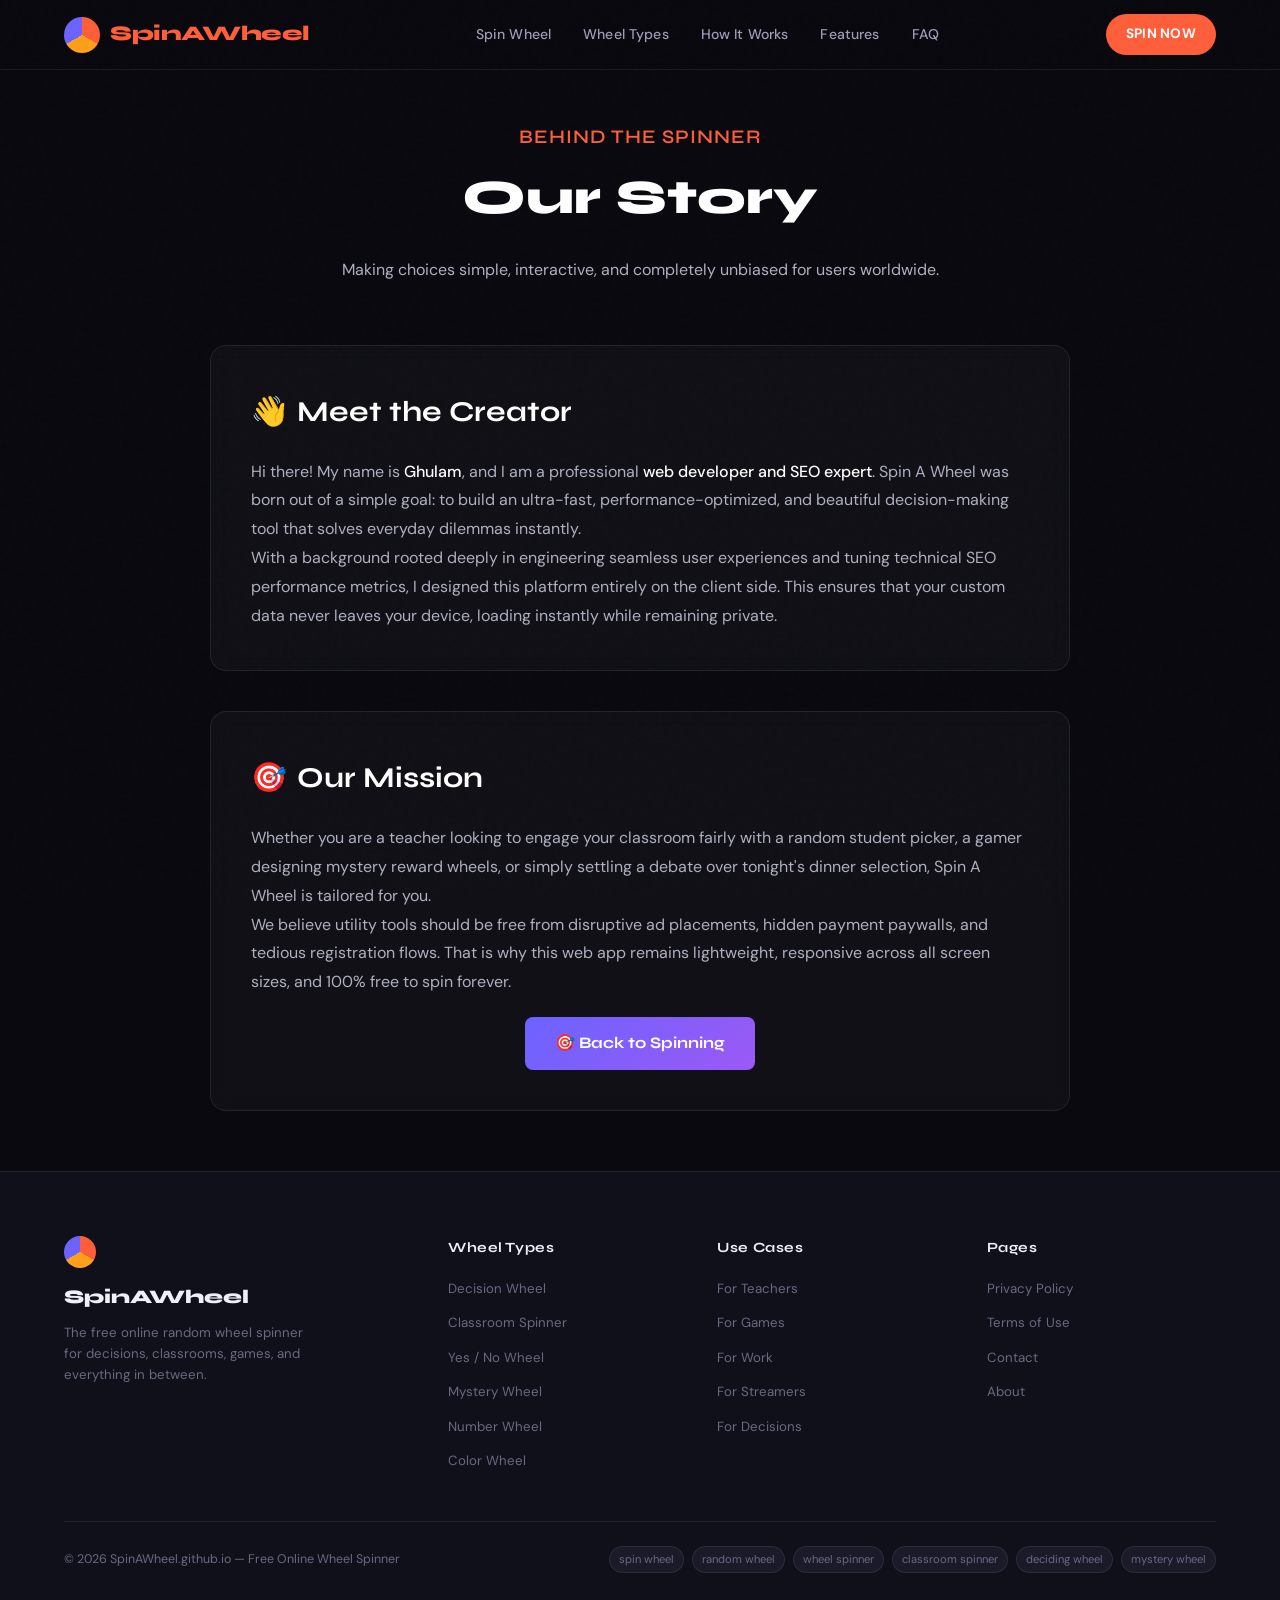
<file: about.html>
<!DOCTYPE html>
<html lang="en">
<head>  
  <meta charset="UTF-8" />
  <meta name="viewport" content="width=device-width, initial-scale=1.0" />
  <title>About Us – Spin A Wheel</title>
  <meta name="description" content="Meet Ghulam, the web developer and SEO expert behind Spin A Wheel. Discover our mission to build the ultimate decision maker." />
  <meta name="robots" content="index, follow" />
  <link rel="canonical" href="https://spinawheel.github.io/about" />
  <link rel="icon" type="image/png" sizes="32x32" href="/favicon.png">
  <link rel="preconnect" href="https://fonts.googleapis.com" />
  <link rel="preconnect" href="https://fonts.gstatic.com" crossorigin />
  <link href="https://fonts.googleapis.com/css2?family=Syne:wght@400;600;700;800&family=DM+Sans:ital,wght@0,300;0,400;0,500;1,300&display=swap" rel="stylesheet" />
  <link rel="stylesheet" href="style.css" />  
  <style>
    .about-page-container {
      max-width: 900px;
      margin: 120px auto 60px;
      padding: 0 20px;
      font-family: 'DM Sans', sans-serif;
      color: #b0b0c0;
      line-height: 1.8;
    }
    .about-hero {
      text-align: center;
      margin-bottom: 60px;
    }
    .about-hero h1 {
      font-family: 'Syne', sans-serif;
      color: #fff;
      font-size: 3rem;
      font-weight: 800;
      margin-bottom: 15px;
    }
    .about-hero .subtitle {
      color: var(--accent, #6c63ff);
      font-family: 'Syne', sans-serif;
      font-weight: 600;
      font-size: 1.2rem;
      letter-spacing: 1px;
      text-transform: uppercase;
    }
    .about-card {
      background: rgba(255, 255, 255, 0.03);
      border: 1px solid rgba(255, 255, 255, 0.08);
      border-radius: 16px;
      padding: 40px;
      margin-bottom: 40px;
      backdrop-filter: blur(10px);
    }
    .about-card h2 {
      font-family: 'Syne', sans-serif;
      color: #fff;
      font-size: 1.8rem;
      margin-bottom: 20px;
      display: flex;
      align-items: center;
      gap: 10px;
    }
    .highlight-text {
      color: #fff;
      font-weight: 500;
    }
    .btn-about-cta {
      display: inline-block;
      margin-top: 20px;
      padding: 12px 30px;
      background: linear-gradient(135deg, #6c63ff, #9b59f5);
      color: #fff;
      font-family: 'Syne', sans-serif;
      font-weight: 700;
      text-decoration: none;
      border-radius: 8px;
      transition: transform 0.2s, box-shadow 0.2s;
    }
    .btn-about-cta:hover {
      transform: translateY(-2px);
      box-shadow: 0 8px 20px rgba(108, 99, 255, 0.4);
    }
  </style>
</head>
<body>

<header id="site-header"></header>
<nav class="mobile-nav" id="mobile-nav"></nav>

<main class="about-page-container">
  <div class="about-hero reveal">
    <div class="subtitle">Behind the Spinner</div>
    <h1>Our Story</h1>
    <p>Making choices simple, interactive, and completely unbiased for users worldwide.</p>
  </div>

  <div class="about-card reveal">
    <h2><span>👋</span> Meet the Creator</h2>
    <p>Hi there! My name is <span class="highlight-text">Ghulam</span>, and I am a professional <span class="highlight-text">web developer and SEO expert</span>. Spin A Wheel was born out of a simple goal: to build an ultra-fast, performance-optimized, and beautiful decision-making tool that solves everyday dilemmas instantly.</p>
    <p>With a background rooted deeply in engineering seamless user experiences and tuning technical SEO performance metrics, I designed this platform entirely on the client side. This ensures that your custom data never leaves your device, loading instantly while remaining private.</p>
  </div>

  <div class="about-card reveal">
    <h2><span>🎯</span> Our Mission</h2>
    <p>Whether you are a teacher looking to engage your classroom fairly with a random student picker, a gamer designing mystery reward wheels, or simply settling a debate over tonight's dinner selection, Spin A Wheel is tailored for you.</p>
    <p>We believe utility tools should be free from disruptive ad placements, hidden payment paywalls, and tedious registration flows. That is why this web app remains lightweight, responsive across all screen sizes, and 100% free to spin forever.</p>
    <div style="text-align: center;">
      <a href="index.html#wheel-app" class="btn-about-cta">🎯 Back to Spinning</a>
    </div>
  </div>
</main>

<footer id="site-footer"></footer>

<script src="components/header.js"></script>
<script src="components/footer.js"></script>
<script>
  const observer = new IntersectionObserver((entries) => {
    entries.forEach(e => {
      if (e.isIntersecting) {
        e.target.classList.add('visible');
        observer.unobserve(e.target);
      }
    });
  }, { threshold: 0.1 });
  document.querySelectorAll('.reveal').forEach(el => observer.observe(el));
</script>
</body>
</html>
</file>
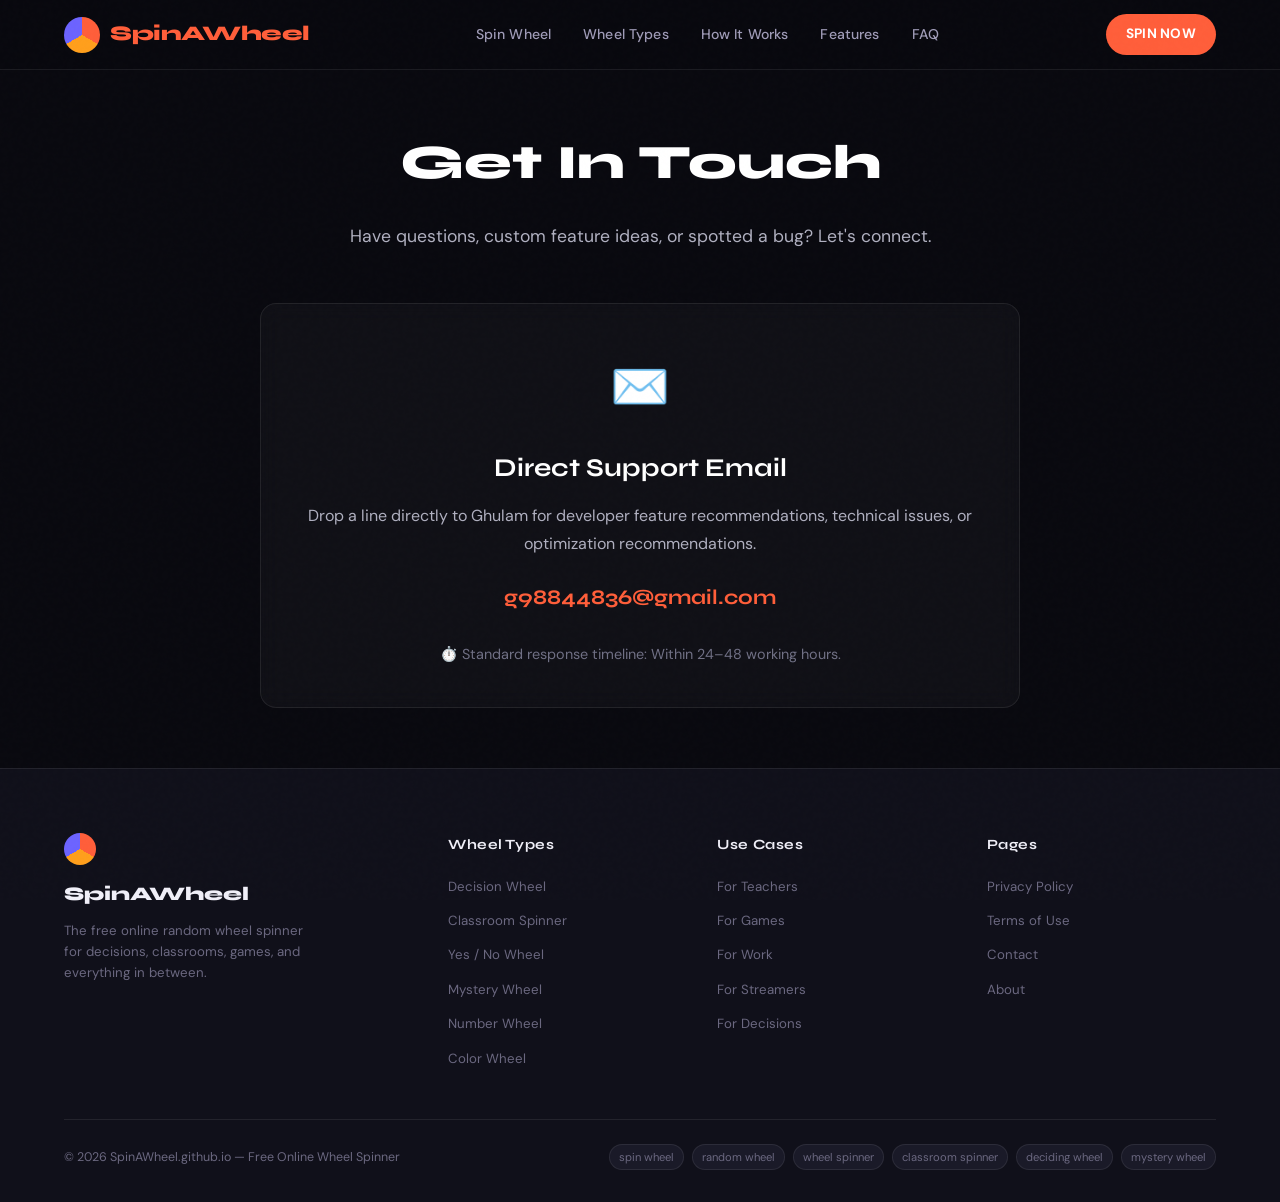
<file: contact.html>
<!DOCTYPE html>
<html lang="en">
<head>  
  <meta charset="UTF-8" />
  <meta name="viewport" content="width=device-width, initial-scale=1.0" />
  <title>Contact Us – Spin A Wheel</title>
  <meta name="description" content="Have feedback, custom preset ideas, or technical business inquiries? Contact Ghulam at Spin A Wheel." />
  <meta name="robots" content="index, follow" />
  <link rel="canonical" href="https://spinawheel.github.io/contact" />
  <link rel="icon" type="image/png" sizes="32x32" href="/favicon.png">
  <link rel="preconnect" href="https://fonts.googleapis.com" />
  <link rel="preconnect" href="https://fonts.gstatic.com" crossorigin />
  <link href="https://fonts.googleapis.com/css2?family=Syne:wght@400;600;700;800&family=DM+Sans:ital,wght@0,300;0,400;0,500;1,300&display=swap" rel="stylesheet" />
  <link rel="stylesheet" href="style.css" />  
  <style>
    .contact-page-container {
      max-width: 800px;
      margin: 120px auto 60px;
      padding: 0 20px;
      font-family: 'DM Sans', sans-serif;
      color: #b0b0c0;
      line-height: 1.8;
    }
    .contact-hero {
      text-align: center;
      margin-bottom: 50px;
    }
    .contact-hero h1 {
      font-family: 'Syne', sans-serif;
      color: #fff;
      font-size: 3rem;
      font-weight: 800;
      margin-bottom: 15px;
    }
    .contact-hero p {
      font-size: 1.1rem;
    }
    .contact-grid {
      display: grid;
      grid-template-columns: 1fr;
      gap: 30px;
    }
    .contact-info-card {
      background: rgba(255, 255, 255, 0.03);
      border: 1px solid rgba(255, 255, 255, 0.08);
      border-radius: 16px;
      padding: 40px;
      text-align: center;
      backdrop-filter: blur(10px);
    }
    .contact-icon {
      font-size: 3rem;
      margin-bottom: 15px;
      display: inline-block;
    }
    .contact-info-card h2 {
      font-family: 'Syne', sans-serif;
      color: #fff;
      font-size: 1.6rem;
      margin-bottom: 10px;
    }
    .email-link {
      color: var(--accent, #6c63ff);
      font-size: 1.3rem;
      font-family: 'Syne', sans-serif;
      font-weight: 700;
      text-decoration: none;
      word-break: break-all;
      transition: color 0.2s;
    }
    .email-link:hover {
      color: #9b59f5;
    }
    .response-note {
      margin-top: 25px;
      font-size: 0.9rem;
      color: #707085;
    }
  </style>
</head>
<body>

<header id="site-header"></header>
<nav class="mobile-nav" id="mobile-nav"></nav>

<main class="contact-page-container">
  <div class="contact-hero reveal">
    <h1>Get In Touch</h1>
    <p>Have questions, custom feature ideas, or spotted a bug? Let's connect.</p>
  </div>

  <div class="contact-grid">
    <div class="contact-info-card reveal">
      <span class="contact-icon">✉️</span>
      <h2>Direct Support Email</h2>
      <p style="margin-bottom: 20px;">Drop a line directly to Ghulam for developer feature recommendations, technical issues, or optimization recommendations.</p>
      <a href="mailto:g98844836@gmail.com" class="email-link">g98844836@gmail.com</a>
      <p class="response-note">⏱️ Standard response timeline: Within 24–48 working hours.</p>
    </div>
  </div>
</main>

<footer id="site-footer"></footer>

<script src="components/header.js"></script>
<script src="components/footer.js"></script>
<script>
  const observer = new IntersectionObserver((entries) => {
    entries.forEach(e => {
      if (e.isIntersecting) {
        e.target.classList.add('visible');
        observer.unobserve(e.target);
      }
    });
  }, { threshold: 0.1 });
  document.querySelectorAll('.reveal').forEach(el => observer.observe(el));
</script>
</body>
</html>
</file>
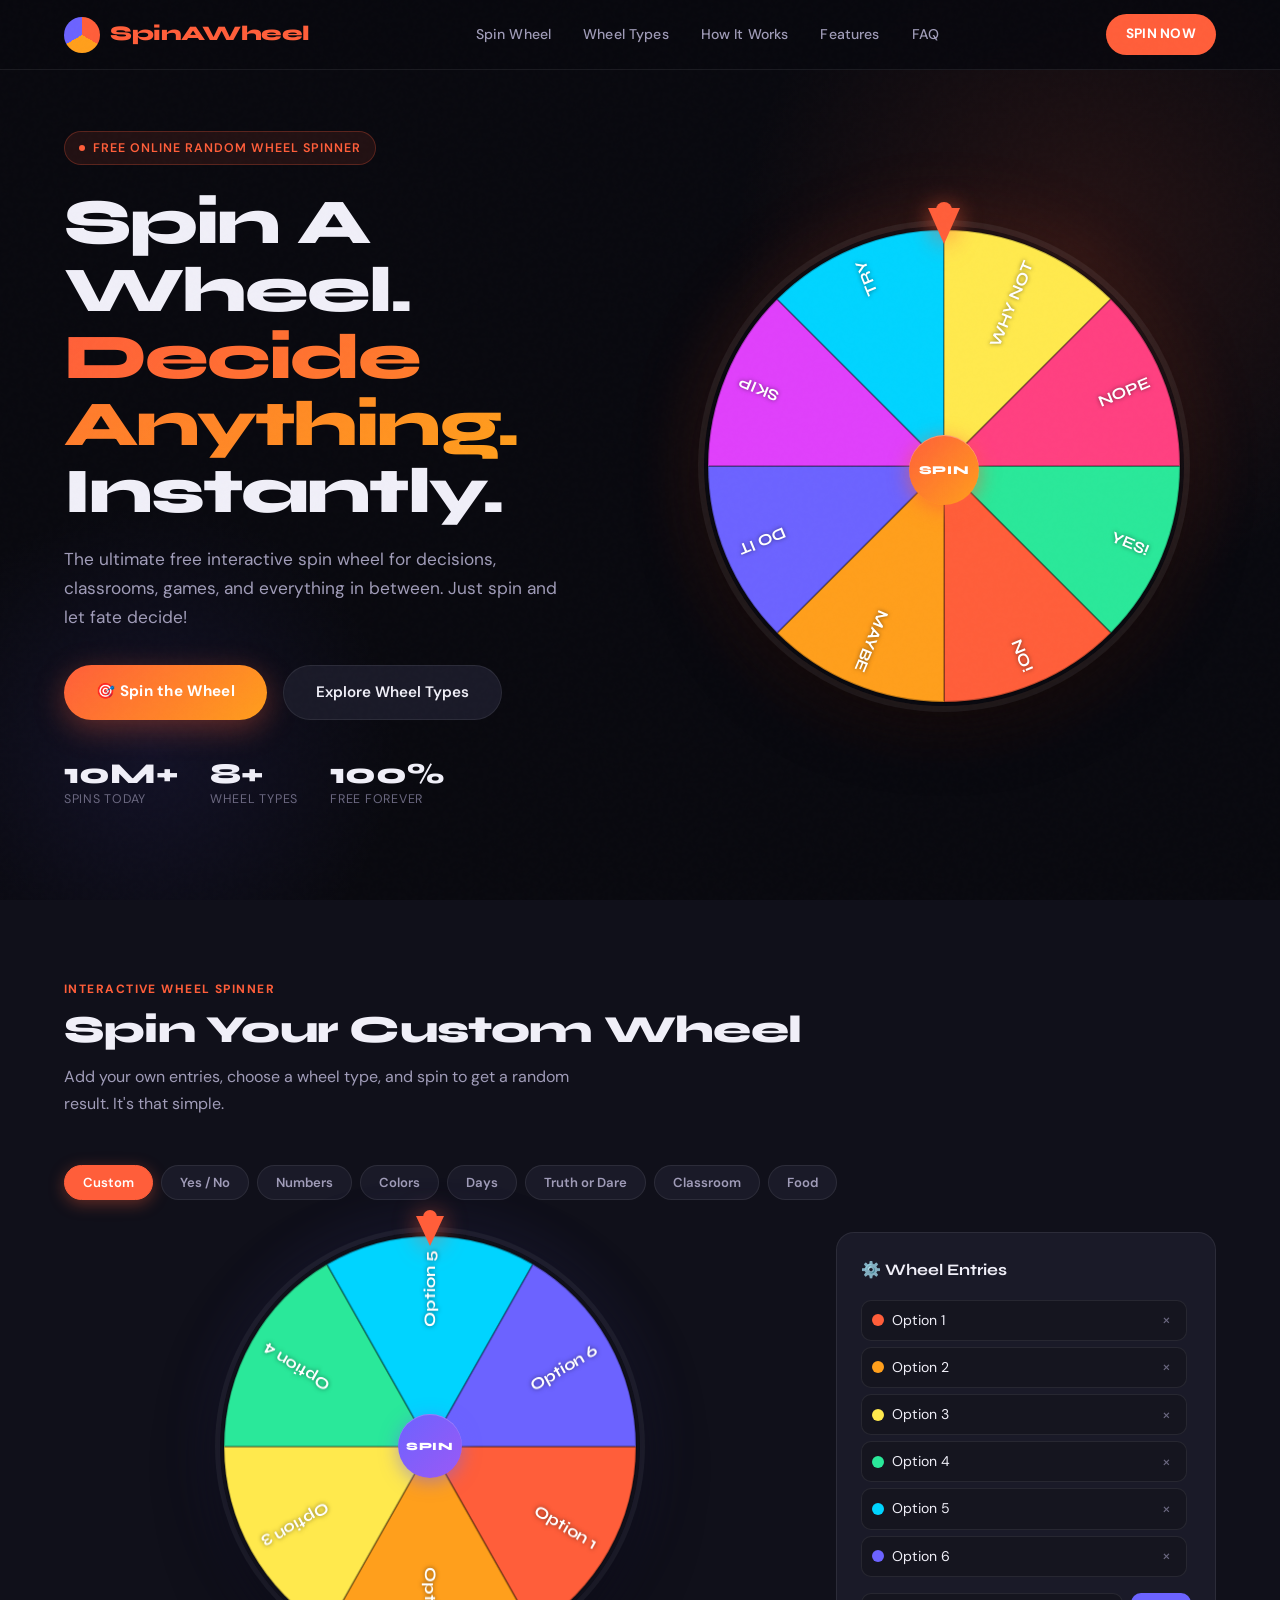
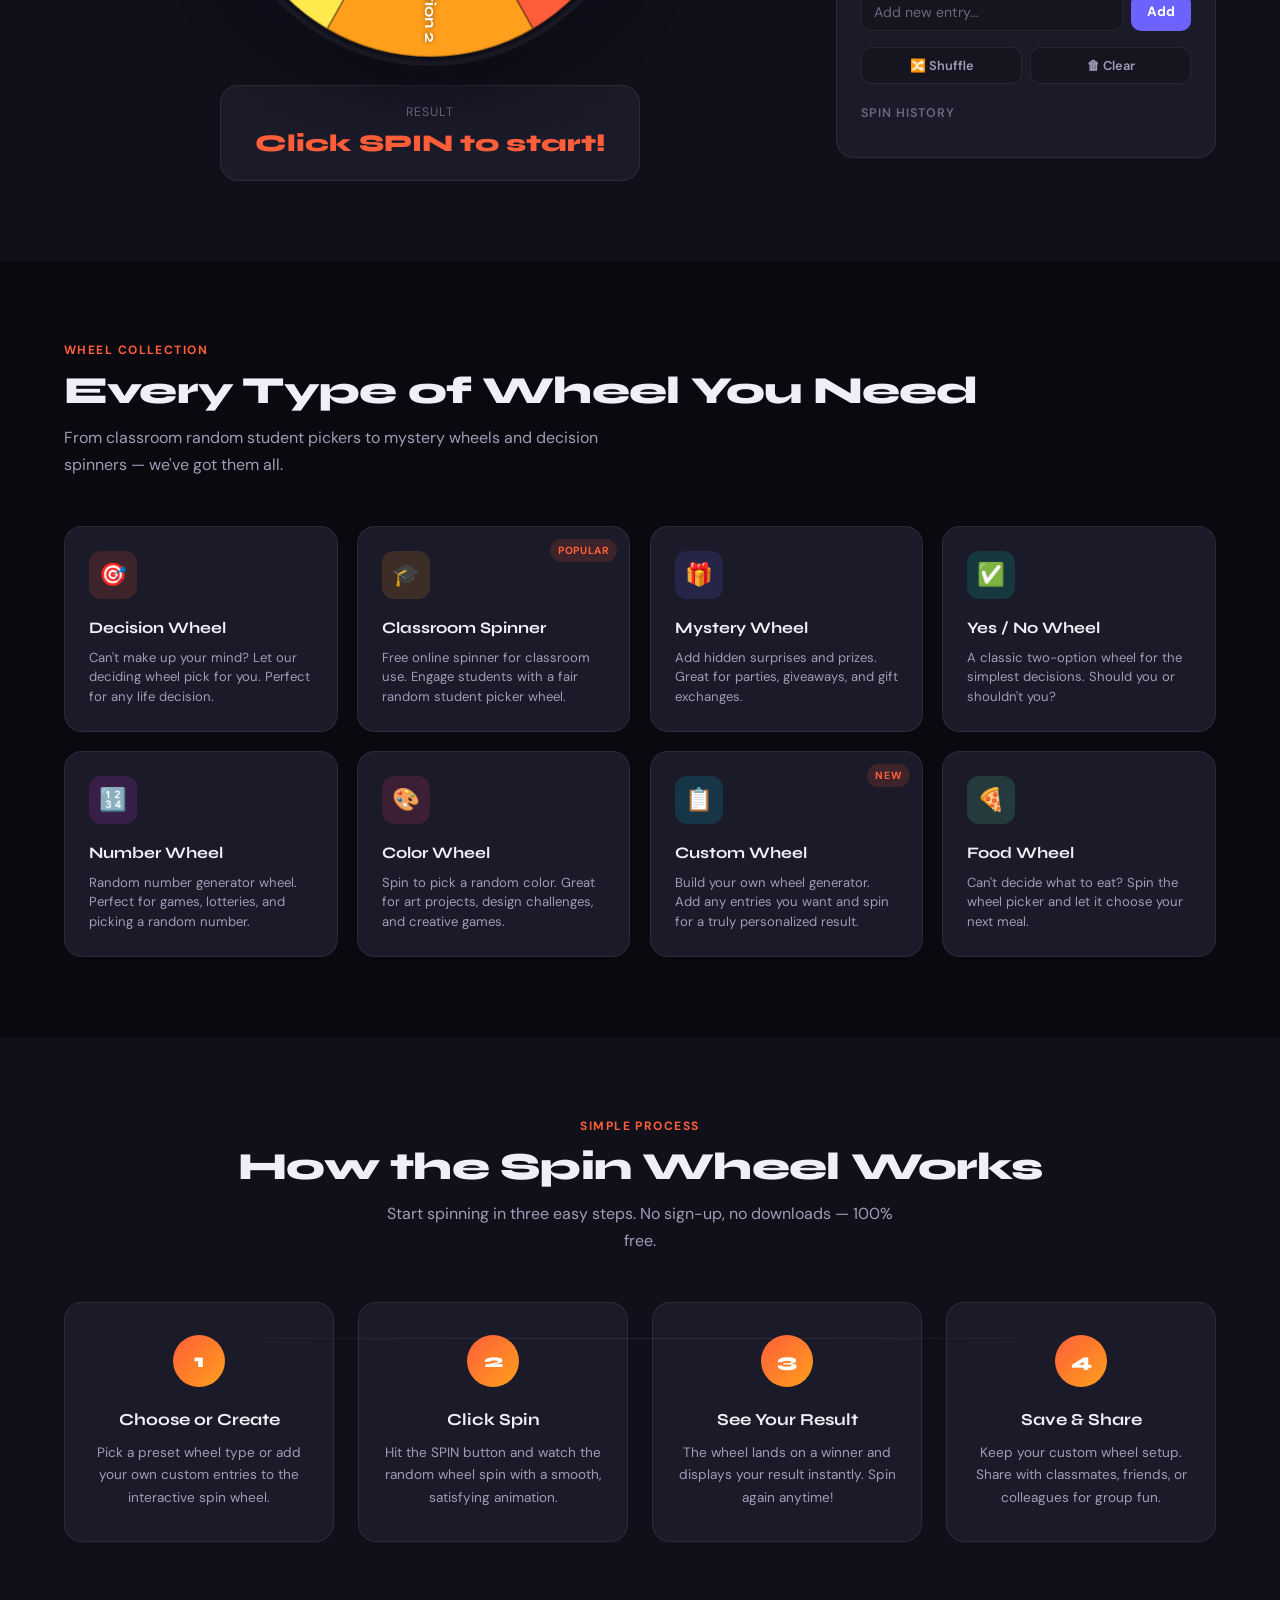
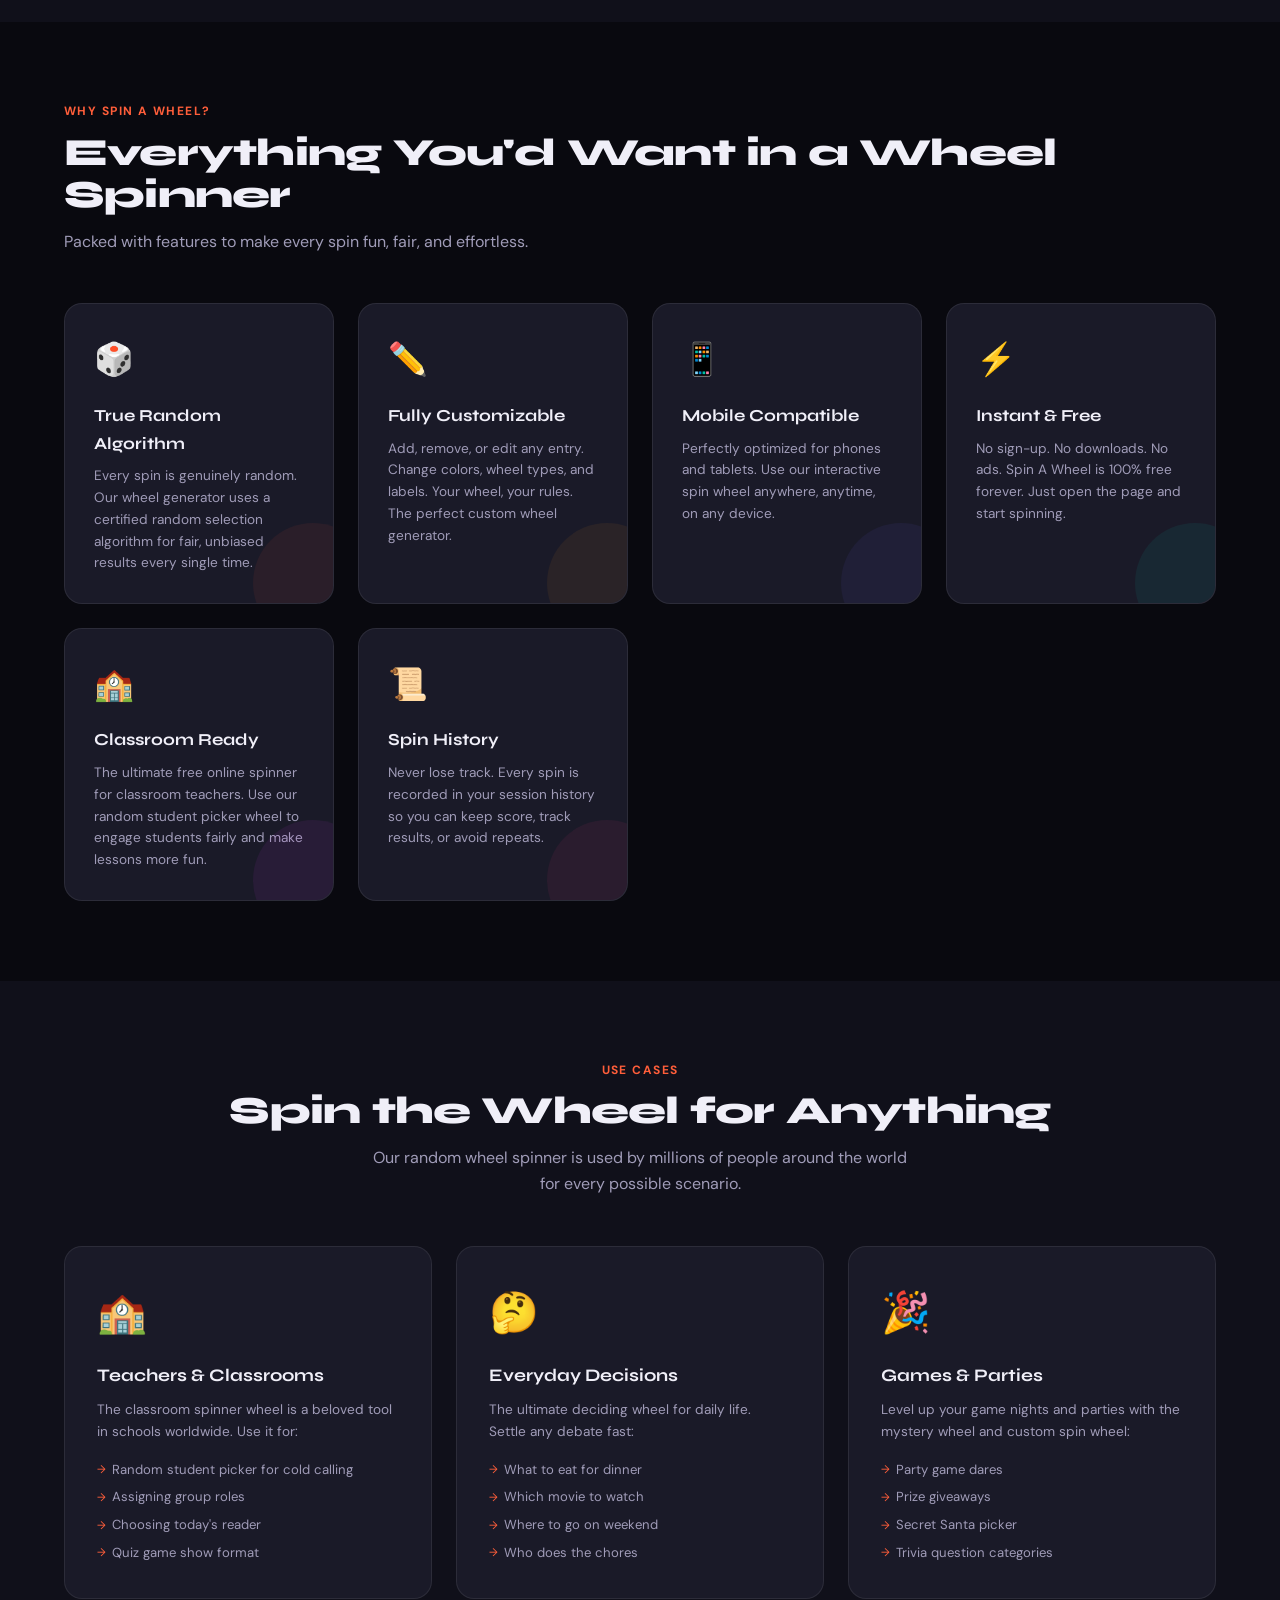
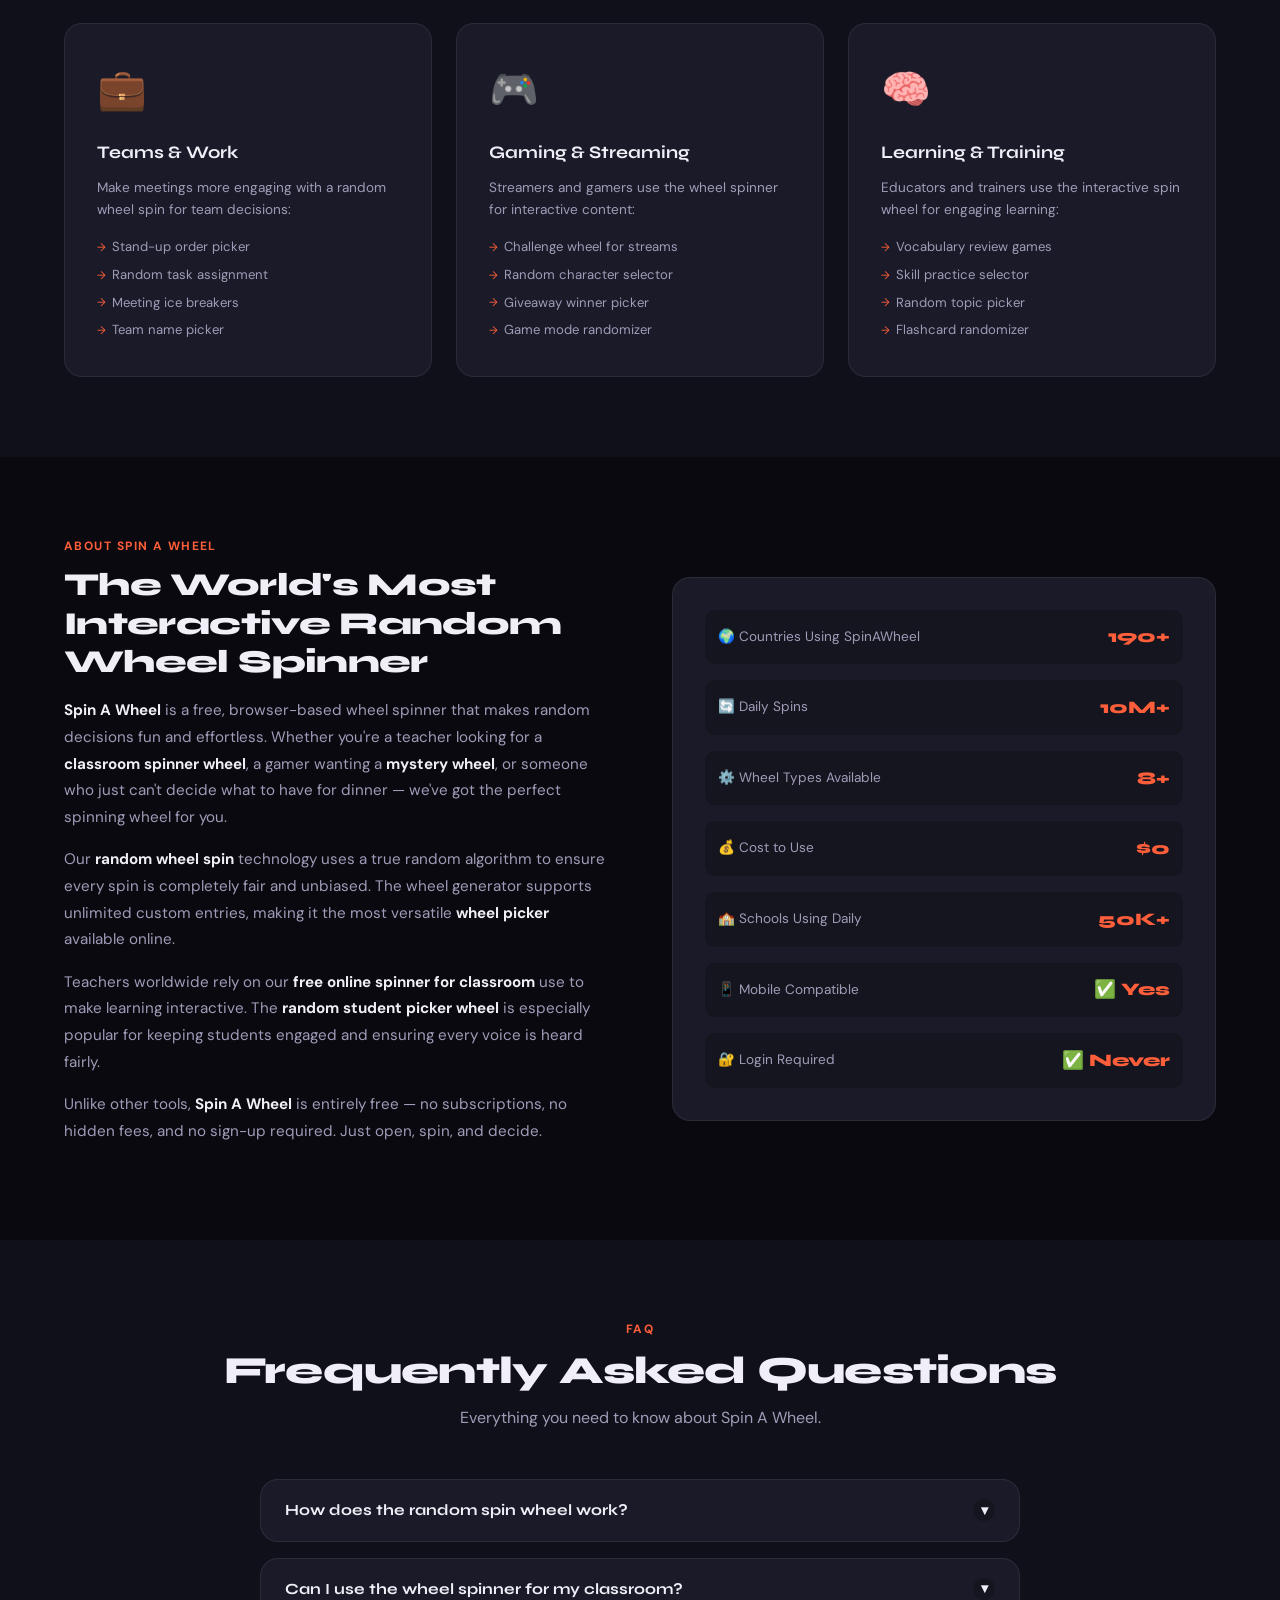
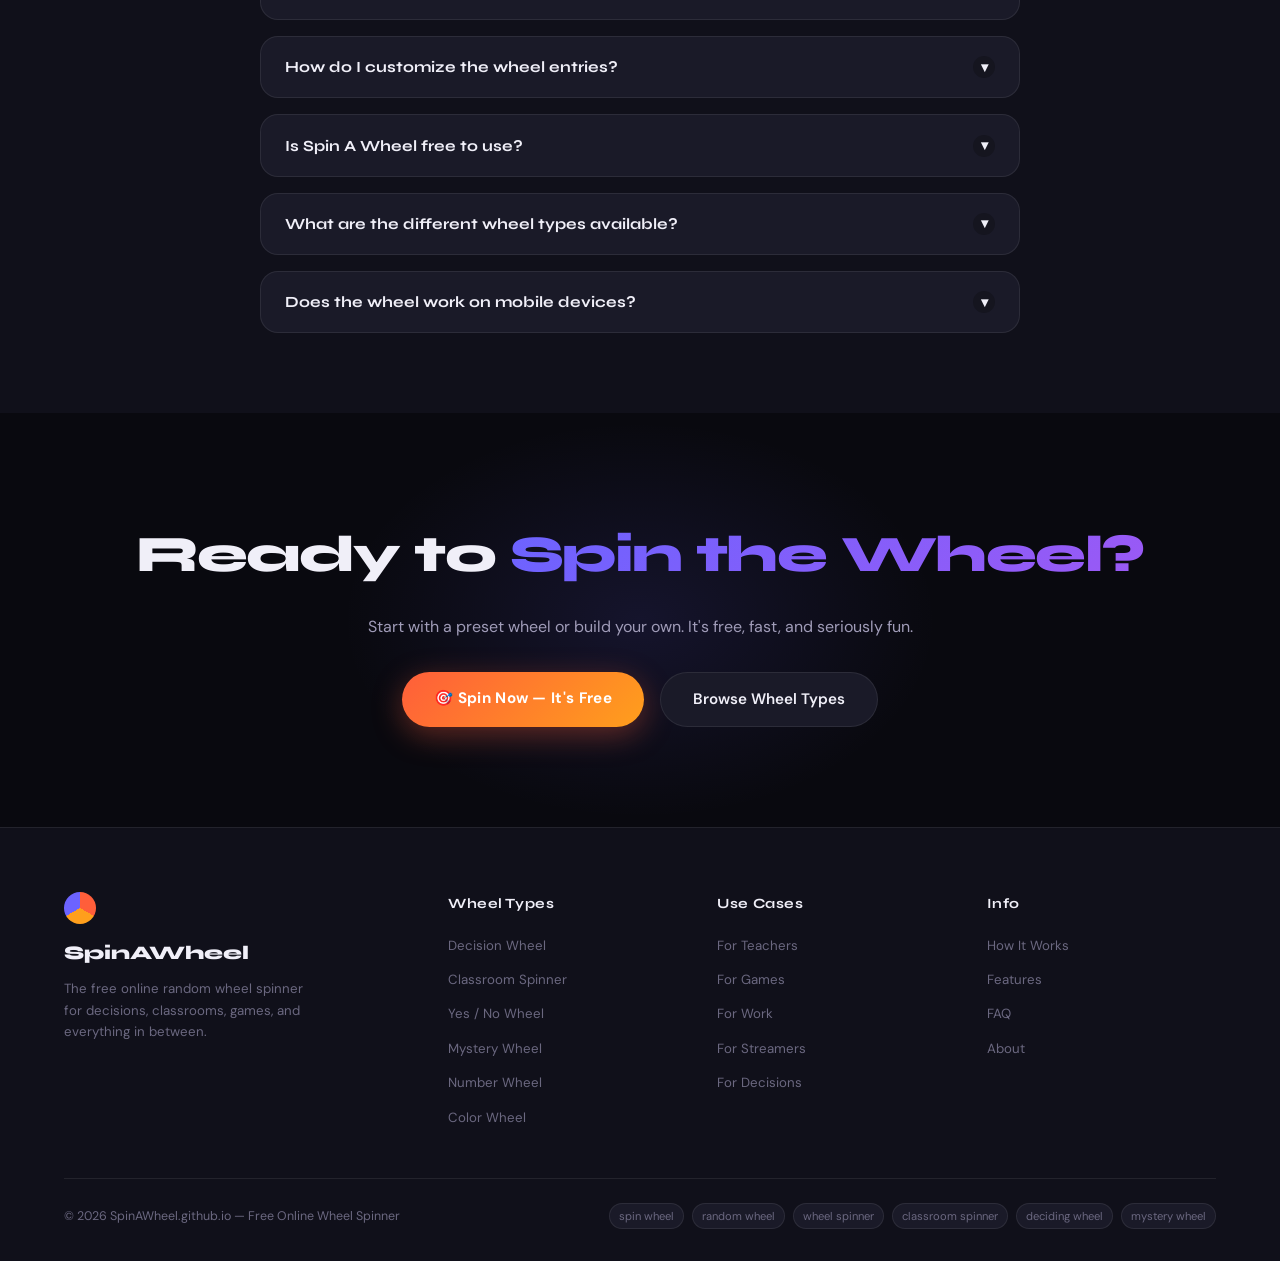
<file: index (15).html>
<!DOCTYPE html>
<html lang="en">
<head>
  <meta charset="UTF-8" />
  <meta name="viewport" content="width=device-width, initial-scale=1.0" />
  <title>Spin A Wheel – Free Online Random Wheel Spinner | SpinAWheel</title>
  <meta name="description" content="Spin A Wheel is a free online random wheel spinner. Use our decision wheel, classroom spinner, random student picker, mystery wheel, and more. Fast, fun, and interactive!" />
  <meta name="keywords" content="spin wheel, random wheel, spin a wheel, wheel spin, spin the wheel, random wheel spin, wheel spinner, spinning wheel, deciding wheel, mystery wheel, wheel generator, wheel picker, classroom spinner wheel, random student picker wheel, free online spinner for classroom, interactive spin wheel" />
  <meta name="robots" content="index, follow" />
  <link rel="canonical" href="https://spinawheel.github.io/" />

  <!-- Open Graph -->
  <meta property="og:title" content="Spin A Wheel – Free Online Random Wheel Spinner" />
  <meta property="og:description" content="Free interactive spin wheel for decisions, classrooms, games, and more. Customize your wheel and spin!" />
  <meta property="og:url" content="https://spinawheel.github.io/" />
  <meta property="og:type" content="website" />
  <meta property="og:image" content="https://spinawheel.github.io/og-image.png" />

  <!-- Twitter Card -->
  <meta name="twitter:card" content="summary_large_image" />
  <meta name="twitter:title" content="Spin A Wheel – Free Online Random Wheel Spinner" />
  <meta name="twitter:description" content="Free interactive spin wheel for decisions, classrooms, games, and more." />

  <!-- Schema Markup -->
  <script type="application/ld+json">
  {
    "@context": "https://schema.org",
    "@type": "WebApplication",
    "name": "Spin A Wheel",
    "url": "https://spinawheel.github.io/",
    "description": "A free online random wheel spinner for decisions, classrooms, games, and more.",
    "applicationCategory": "UtilitiesApplication",
    "operatingSystem": "Any",
    "offers": {
      "@type": "Offer",
      "price": "0",
      "priceCurrency": "USD"
    },
    "featureList": [
      "Decision Wheel",
      "Classroom Spinner",
      "Random Student Picker",
      "Yes/No Wheel",
      "Mystery Wheel",
      "Custom Wheel",
      "Color Wheel",
      "Number Wheel"
    ]
  }
  </script>
  <script type="application/ld+json">
  {
    "@context": "https://schema.org",
    "@type": "FAQPage",
    "mainEntity": [
      {
        "@type": "Question",
        "name": "How does the spin wheel work?",
        "acceptedAnswer": {
          "@type": "Answer",
          "text": "Our random wheel spinner uses a certified random algorithm. Simply enter your items, click SPIN, and the wheel randomly lands on one option. Each spin is fully independent and unbiased."
        }
      },
      {
        "@type": "Question",
        "name": "Can I customize the wheel entries?",
        "acceptedAnswer": {
          "@type": "Answer",
          "text": "Yes! You can add, remove, or edit any entry. You can also adjust colors and wheel types to match your needs."
        }
      },
      {
        "@type": "Question",
        "name": "Is the wheel spinner free to use?",
        "acceptedAnswer": {
          "@type": "Answer",
          "text": "Absolutely. Spin A Wheel is 100% free with no login required."
        }
      },
      {
        "@type": "Question",
        "name": "Can teachers use this for classrooms?",
        "acceptedAnswer": {
          "@type": "Answer",
          "text": "Yes! Our classroom spinner wheel and random student picker are designed specifically for teachers. Add student names and spin to fairly select participants."
        }
      }
    ]
  }
  </script>

  <!-- Fonts -->
  <link rel="preconnect" href="https://fonts.googleapis.com" />
  <link rel="preconnect" href="https://fonts.gstatic.com" crossorigin />
  <link href="https://fonts.googleapis.com/css2?family=Syne:wght@400;600;700;800&family=DM+Sans:ital,wght@0,300;0,400;0,500;1,300&display=swap" rel="stylesheet" />

  <style>
    /* ============================================================
       CSS VARIABLES & RESET
    ============================================================ */
    :root {
      --bg: #09090f;
      --bg2: #10101a;
      --bg3: #15151f;
      --surface: #1a1a28;
      --border: rgba(255,255,255,0.08);
      --accent: #ff5e3a;
      --accent2: #ff9f1c;
      --accent3: #6c63ff;
      --teal: #00e5c3;
      --text: #f0eff8;
      --text2: #a09cb8;
      --text3: #6b6880;
      --radius: 18px;
      --radius-sm: 10px;
      --shadow: 0 20px 60px rgba(0,0,0,0.6);
      --glow: 0 0 40px rgba(255,94,58,0.25);
      --font-display: 'Syne', sans-serif;
      --font-body: 'DM Sans', sans-serif;

      /* Wheel segment colors */
      --w1: #ff5e3a; --w2: #ff9f1c; --w3: #ffe94d;
      --w4: #2ae89a; --w5: #00d4ff; --w6: #6c63ff;
      --w7: #e040fb; --w8: #ff4081; --w9: #00bfa5;
      --w10: #ffab40; --w11: #69f0ae; --w12: #40c4ff;
    }

    *, *::before, *::after { box-sizing: border-box; margin: 0; padding: 0; }
    html { scroll-behavior: smooth; }
    body {
      background: var(--bg);
      color: var(--text);
      font-family: var(--font-body);
      font-size: 16px;
      line-height: 1.65;
      overflow-x: hidden;
    }
    a { color: inherit; text-decoration: none; }
    ul { list-style: none; }
    button { cursor: pointer; font-family: var(--font-body); border: none; outline: none; }
    input, textarea { font-family: var(--font-body); outline: none; border: none; }
    img { max-width: 100%; display: block; }

    /* ============================================================
       SCROLLBAR
    ============================================================ */
    ::-webkit-scrollbar { width: 6px; }
    ::-webkit-scrollbar-track { background: var(--bg2); }
    ::-webkit-scrollbar-thumb { background: var(--accent); border-radius: 3px; }

    /* ============================================================
       NOISE OVERLAY
    ============================================================ */
    body::before {
      content: '';
      position: fixed; inset: 0;
      background-image: url("data:image/svg+xml,%3Csvg viewBox='0 0 200 200' xmlns='http://www.w3.org/2000/svg'%3E%3Cfilter id='n'%3E%3CfeTurbulence type='fractalNoise' baseFrequency='0.9' numOctaves='4' stitchTiles='stitch'/%3E%3C/filter%3E%3Crect width='100%25' height='100%25' filter='url(%23n)' opacity='0.03'/%3E%3C/svg%3E");
      pointer-events: none; z-index: 9999; opacity: 0.4;
    }

    /* ============================================================
       HEADER COMPONENT
    ============================================================ */
    #site-header {
      position: fixed; top: 0; left: 0; right: 0; z-index: 1000;
      padding: 0 5%;
      height: 70px;
      display: flex; align-items: center; justify-content: space-between;
      background: rgba(9,9,15,0.85);
      backdrop-filter: blur(20px);
      border-bottom: 1px solid var(--border);
      transition: all 0.3s;
    }
    #site-header.scrolled {
      height: 60px;
      background: rgba(9,9,15,0.97);
      box-shadow: 0 4px 30px rgba(0,0,0,0.5);
    }
    .header-logo {
      display: flex; align-items: center; gap: 10px;
      font-family: var(--font-display);
      font-weight: 800; font-size: 1.3rem;
      letter-spacing: -0.02em;
    }
    .header-logo .logo-icon {
      width: 36px; height: 36px;
      background: conic-gradient(var(--accent) 0deg 120deg, var(--accent2) 120deg 240deg, var(--accent3) 240deg 360deg);
      border-radius: 50%;
      animation: logoSpin 8s linear infinite;
      flex-shrink: 0;
    }
    @keyframes logoSpin { to { transform: rotate(360deg); } }
    .header-logo span { color: var(--accent); }
    .header-nav { display: flex; align-items: center; gap: 2rem; }
    .header-nav a {
      font-size: 0.88rem; font-weight: 500; color: var(--text2);
      transition: color 0.2s; letter-spacing: 0.01em;
    }
    .header-nav a:hover { color: var(--text); }
    .header-cta {
      background: var(--accent);
      color: #fff; font-weight: 700; font-size: 0.85rem;
      padding: 9px 20px; border-radius: 50px;
      transition: all 0.2s; letter-spacing: 0.02em;
      text-transform: uppercase;
    }
    .header-cta:hover { background: #ff7a5c; transform: translateY(-1px); box-shadow: 0 6px 20px rgba(255,94,58,0.4); }
    .hamburger {
      display: none; flex-direction: column; gap: 5px;
      background: none; padding: 4px;
    }
    .hamburger span {
      width: 24px; height: 2px;
      background: var(--text); border-radius: 2px;
      transition: all 0.3s;
      display: block;
    }
    .mobile-nav {
      display: none; position: fixed; top: 70px; left: 0; right: 0;
      background: var(--bg2); border-bottom: 1px solid var(--border);
      flex-direction: column; padding: 1.5rem 5%; gap: 1rem;
      z-index: 999;
    }
    .mobile-nav.open { display: flex; }
    .mobile-nav a { font-size: 1rem; color: var(--text2); padding: 0.4rem 0; }

    @media (max-width: 768px) {
      .header-nav, .header-cta { display: none; }
      .hamburger { display: flex; }
    }

    /* ============================================================
       HERO SECTION
    ============================================================ */
    #hero {
      min-height: 100vh;
      padding: 120px 5% 80px;
      display: grid;
      grid-template-columns: 1fr 1fr;
      gap: 4rem;
      align-items: center;
      position: relative;
      overflow: hidden;
    }
    .hero-bg-glow {
      position: absolute;
      width: 700px; height: 700px;
      background: radial-gradient(circle, rgba(255,94,58,0.12) 0%, transparent 70%);
      top: -100px; right: -150px;
      pointer-events: none;
    }
    .hero-bg-glow2 {
      position: absolute;
      width: 500px; height: 500px;
      background: radial-gradient(circle, rgba(108,99,255,0.1) 0%, transparent 70%);
      bottom: -100px; left: -100px;
      pointer-events: none;
    }
    .hero-left { position: relative; z-index: 1; }
    .hero-badge {
      display: inline-flex; align-items: center; gap: 8px;
      background: rgba(255,94,58,0.1); border: 1px solid rgba(255,94,58,0.25);
      color: var(--accent); font-size: 0.78rem; font-weight: 600;
      padding: 6px 14px; border-radius: 50px;
      margin-bottom: 1.5rem; letter-spacing: 0.08em; text-transform: uppercase;
      animation: fadeUp 0.6s ease both;
    }
    .hero-badge::before {
      content: ''; width: 6px; height: 6px; background: var(--accent);
      border-radius: 50%; animation: pulse 1.5s infinite;
    }
    @keyframes pulse { 0%,100%{opacity:1;transform:scale(1)} 50%{opacity:0.5;transform:scale(1.3)} }
    .hero-h1 {
      font-family: var(--font-display);
      font-size: clamp(2.8rem, 5vw, 4.5rem);
      font-weight: 800; line-height: 1.05;
      letter-spacing: -0.03em;
      margin-bottom: 1.2rem;
      animation: fadeUp 0.6s 0.1s ease both;
    }
    .hero-h1 .grad {
      background: linear-gradient(135deg, var(--accent) 0%, var(--accent2) 100%);
      -webkit-background-clip: text; -webkit-text-fill-color: transparent;
      background-clip: text;
    }
    .hero-sub {
      font-size: 1.08rem; color: var(--text2); line-height: 1.7;
      max-width: 500px; margin-bottom: 2rem;
      animation: fadeUp 0.6s 0.2s ease both;
    }
    .hero-actions {
      display: flex; gap: 1rem; flex-wrap: wrap;
      animation: fadeUp 0.6s 0.3s ease both;
    }
    .btn-primary {
      background: linear-gradient(135deg, var(--accent), var(--accent2));
      color: #fff; font-weight: 700; font-size: 0.95rem;
      padding: 14px 32px; border-radius: 50px;
      transition: all 0.25s; letter-spacing: 0.02em;
      box-shadow: 0 8px 30px rgba(255,94,58,0.35);
    }
    .btn-primary:hover { transform: translateY(-2px); box-shadow: 0 12px 40px rgba(255,94,58,0.5); }
    .btn-secondary {
      background: var(--surface); color: var(--text);
      font-weight: 600; font-size: 0.95rem;
      padding: 14px 32px; border-radius: 50px;
      border: 1px solid var(--border);
      transition: all 0.25s;
    }
    .btn-secondary:hover { border-color: rgba(255,255,255,0.2); background: var(--bg3); }
    .hero-stats {
      display: flex; gap: 2rem; margin-top: 2.5rem; flex-wrap: wrap;
      animation: fadeUp 0.6s 0.4s ease both;
    }
    .hero-stat { }
    .hero-stat .num {
      font-family: var(--font-display);
      font-size: 1.8rem; font-weight: 800; color: var(--text);
      line-height: 1;
    }
    .hero-stat .lbl { font-size: 0.78rem; color: var(--text3); text-transform: uppercase; letter-spacing: 0.06em; }

    /* Hero Wheel Container */
    .hero-right {
      display: flex; justify-content: center; align-items: center;
      position: relative; z-index: 1;
      animation: fadeUp 0.8s 0.2s ease both;
    }
    .wheel-wrapper {
      position: relative;
      width: min(480px, 90vw);
      aspect-ratio: 1;
    }
    .wheel-pointer {
      position: absolute;
      top: -18px; left: 50%;
      transform: translateX(-50%);
      width: 0; height: 0;
      border-left: 16px solid transparent;
      border-right: 16px solid transparent;
      border-top: 36px solid var(--accent);
      filter: drop-shadow(0 4px 12px rgba(255,94,58,0.7));
      z-index: 10;
    }
    .wheel-pointer::after {
      content: '';
      position: absolute;
      top: -42px; left: -8px;
      width: 16px; height: 16px;
      background: var(--accent);
      border-radius: 50%;
    }
    #mainCanvas {
      width: 100%; height: 100%;
      border-radius: 50%;
      box-shadow: 0 0 0 6px rgba(255,255,255,0.06), var(--shadow), 0 0 80px rgba(255,94,58,0.2);
      cursor: pointer;
    }
    .spin-center-btn {
      position: absolute; top: 50%; left: 50%;
      transform: translate(-50%,-50%);
      width: 70px; height: 70px; border-radius: 50%;
      background: linear-gradient(135deg, var(--accent), var(--accent2));
      color: #fff; font-family: var(--font-display);
      font-weight: 800; font-size: 0.75rem; letter-spacing: 0.05em;
      text-transform: uppercase;
      box-shadow: 0 4px 20px rgba(255,94,58,0.6), inset 0 1px 0 rgba(255,255,255,0.3);
      z-index: 10; transition: transform 0.2s, box-shadow 0.2s;
    }
    .spin-center-btn:hover { transform: translate(-50%,-50%) scale(1.08); box-shadow: 0 8px 30px rgba(255,94,58,0.7); }
    .spin-center-btn:active { transform: translate(-50%,-50%) scale(0.96); }
    .spin-center-btn.spinning { pointer-events: none; }

    @keyframes fadeUp { from { opacity:0; transform:translateY(24px); } to { opacity:1; transform:translateY(0); } }
    @media (max-width: 900px) {
      #hero { grid-template-columns: 1fr; padding-top: 100px; }
      .hero-right { order: -1; }
      .wheel-wrapper { width: min(320px, 85vw); }
    }

    /* ============================================================
       WHEEL APP SECTION
    ============================================================ */
    #wheel-app {
      padding: 80px 5%;
      background: var(--bg2);
      position: relative;
    }
    .section-label {
      font-size: 0.75rem; font-weight: 700; letter-spacing: 0.12em;
      text-transform: uppercase; color: var(--accent);
      margin-bottom: 0.6rem;
    }
    .section-title {
      font-family: var(--font-display);
      font-size: clamp(1.8rem, 3vw, 2.8rem);
      font-weight: 800; letter-spacing: -0.02em; line-height: 1.1;
      margin-bottom: 0.8rem;
    }
    .section-sub { color: var(--text2); font-size: 1rem; max-width: 540px; }
    .section-header { margin-bottom: 3rem; }

    .app-layout {
      display: grid;
      grid-template-columns: 1fr 380px;
      gap: 2.5rem;
      align-items: start;
    }

    /* Type Tabs */
    .wheel-type-tabs {
      display: flex; gap: 0.5rem; flex-wrap: wrap;
      margin-bottom: 2rem;
    }
    .type-tab {
      padding: 8px 18px; border-radius: 50px;
      font-size: 0.82rem; font-weight: 600;
      background: var(--surface); color: var(--text2);
      border: 1px solid var(--border);
      transition: all 0.2s; cursor: pointer;
    }
    .type-tab.active {
      background: var(--accent); color: #fff; border-color: var(--accent);
      box-shadow: 0 4px 16px rgba(255,94,58,0.35);
    }
    .type-tab:hover:not(.active) { border-color: rgba(255,255,255,0.2); color: var(--text); }

    /* App Wheel */
    .app-wheel-area {
      display: flex; flex-direction: column; align-items: center; gap: 1.5rem;
    }
    .app-wheel-wrapper {
      position: relative;
      width: min(420px, 100%);
      aspect-ratio: 1;
    }
    .app-wheel-wrapper .wheel-pointer {
      top: -16px;
      border-left: 14px solid transparent;
      border-right: 14px solid transparent;
      border-top: 30px solid var(--accent);
    }
    .app-wheel-wrapper .wheel-pointer::after {
      top: -36px; left: -7px; width: 14px; height: 14px;
    }
    #appCanvas {
      width: 100%; height: 100%; border-radius: 50%;
      box-shadow: 0 0 0 5px rgba(255,255,255,0.05), var(--shadow), 0 0 60px rgba(108,99,255,0.15);
      cursor: pointer;
    }
    .app-spin-btn {
      position: absolute; top: 50%; left: 50%;
      transform: translate(-50%,-50%);
      width: 64px; height: 64px; border-radius: 50%;
      background: linear-gradient(135deg, var(--accent3), #9b59f5);
      color: #fff; font-family: var(--font-display);
      font-weight: 800; font-size: 0.7rem; letter-spacing: 0.05em;
      text-transform: uppercase;
      box-shadow: 0 4px 18px rgba(108,99,255,0.5), inset 0 1px 0 rgba(255,255,255,0.2);
      z-index: 10; transition: transform 0.2s, box-shadow 0.2s;
    }
    .app-spin-btn:hover { transform: translate(-50%,-50%) scale(1.08); }
    .app-spin-btn.spinning { pointer-events: none; }

    /* Result display */
    .result-display {
      background: var(--surface);
      border: 1px solid var(--border);
      border-radius: var(--radius);
      padding: 1rem 1.5rem;
      text-align: center; width: 100%; max-width: 420px;
      min-height: 60px; display: flex; align-items: center; justify-content: center;
    }
    .result-display .result-label { color: var(--text3); font-size: 0.78rem; text-transform: uppercase; letter-spacing: 0.08em; }
    .result-display .result-value {
      font-family: var(--font-display);
      font-size: 1.5rem; font-weight: 800; color: var(--accent);
      margin-top: 2px; transition: all 0.4s;
    }
    .result-display.winner { border-color: var(--accent); box-shadow: 0 0 20px rgba(255,94,58,0.2); }
    @keyframes popIn { 0%{transform:scale(0.7);opacity:0} 70%{transform:scale(1.1)} 100%{transform:scale(1);opacity:1} }
    .result-pop { animation: popIn 0.5s cubic-bezier(0.34,1.56,0.64,1) both; }

    /* Sidebar panel */
    .app-sidebar {
      background: var(--surface);
      border: 1px solid var(--border);
      border-radius: var(--radius);
      padding: 1.5rem;
      position: sticky; top: 90px;
    }
    .sidebar-title {
      font-family: var(--font-display);
      font-size: 1rem; font-weight: 700;
      margin-bottom: 1rem; color: var(--text);
    }
    .entries-list {
      display: flex; flex-direction: column; gap: 6px;
      max-height: 280px; overflow-y: auto;
      margin-bottom: 1rem;
      padding-right: 4px;
    }
    .entry-item {
      display: flex; align-items: center; gap: 8px;
      background: var(--bg3); border: 1px solid var(--border);
      border-radius: var(--radius-sm); padding: 8px 10px;
      font-size: 0.88rem; transition: all 0.2s;
    }
    .entry-item:hover { border-color: rgba(255,255,255,0.15); }
    .entry-color {
      width: 12px; height: 12px; border-radius: 50%; flex-shrink: 0;
    }
    .entry-text { flex: 1; color: var(--text); }
    .entry-del {
      width: 20px; height: 20px; border-radius: 50%;
      background: none; color: var(--text3); font-size: 1rem;
      transition: all 0.2s; display: flex; align-items: center; justify-content: center;
      line-height: 1;
    }
    .entry-del:hover { color: var(--accent); background: rgba(255,94,58,0.1); }

    .add-entry-row {
      display: flex; gap: 8px;
    }
    .add-entry-input {
      flex: 1; background: var(--bg3); border: 1px solid var(--border);
      border-radius: var(--radius-sm); padding: 9px 12px;
      color: var(--text); font-size: 0.88rem;
      transition: border-color 0.2s;
    }
    .add-entry-input:focus { border-color: var(--accent3); }
    .add-entry-input::placeholder { color: var(--text3); }
    .add-btn {
      background: var(--accent3); color: #fff;
      border-radius: var(--radius-sm); padding: 9px 16px;
      font-weight: 700; font-size: 0.85rem; transition: all 0.2s;
    }
    .add-btn:hover { background: #7c75ff; }

    .sidebar-actions {
      display: flex; gap: 8px; margin-top: 1rem;
    }
    .sidebar-btn {
      flex: 1; padding: 9px; border-radius: var(--radius-sm);
      font-size: 0.8rem; font-weight: 600; text-align: center;
      background: var(--bg3); color: var(--text2);
      border: 1px solid var(--border);
      transition: all 0.2s;
    }
    .sidebar-btn:hover { border-color: rgba(255,255,255,0.2); color: var(--text); }
    .sidebar-btn.danger:hover { border-color: rgba(255,94,58,0.4); color: var(--accent); }

    /* History */
    .spin-history { margin-top: 1.2rem; }
    .history-title {
      font-size: 0.78rem; font-weight: 600; color: var(--text3);
      text-transform: uppercase; letter-spacing: 0.08em; margin-bottom: 0.6rem;
    }
    .history-list {
      display: flex; flex-direction: column; gap: 4px;
      max-height: 120px; overflow-y: auto;
    }
    .history-item {
      display: flex; align-items: center; gap: 8px;
      font-size: 0.8rem; color: var(--text2); padding: 4px 8px;
      border-radius: 6px; background: var(--bg3);
    }
    .history-item .h-color { width: 8px; height: 8px; border-radius: 50%; flex-shrink: 0; }
    .history-item .h-num { color: var(--text3); font-size: 0.72rem; }

    @media (max-width: 1000px) {
      .app-layout { grid-template-columns: 1fr; }
      .app-sidebar { position: static; }
    }

    /* ============================================================
       WHEEL TYPES SECTION
    ============================================================ */
    #wheel-types {
      padding: 80px 5%;
      background: var(--bg);
    }
    .types-grid {
      display: grid;
      grid-template-columns: repeat(auto-fill, minmax(220px, 1fr));
      gap: 1.2rem;
      margin-top: 2.5rem;
    }
    .type-card {
      background: var(--surface);
      border: 1px solid var(--border);
      border-radius: var(--radius);
      padding: 1.5rem;
      transition: all 0.3s; cursor: pointer;
      position: relative; overflow: hidden;
    }
    .type-card::before {
      content: ''; position: absolute;
      inset: 0; opacity: 0;
      transition: opacity 0.3s;
      pointer-events: none;
    }
    .type-card:hover { transform: translateY(-4px); border-color: rgba(255,255,255,0.15); }
    .type-card:hover::before { opacity: 1; }
    .type-card.c1::before { background: linear-gradient(135deg, rgba(255,94,58,0.08), transparent); }
    .type-card.c2::before { background: linear-gradient(135deg, rgba(255,159,28,0.08), transparent); }
    .type-card.c3::before { background: linear-gradient(135deg, rgba(108,99,255,0.08), transparent); }
    .type-card.c4::before { background: linear-gradient(135deg, rgba(0,229,195,0.08), transparent); }
    .type-card.c5::before { background: linear-gradient(135deg, rgba(224,64,251,0.08), transparent); }
    .type-card.c6::before { background: linear-gradient(135deg, rgba(255,64,129,0.08), transparent); }
    .type-card.c7::before { background: linear-gradient(135deg, rgba(0,212,255,0.08), transparent); }
    .type-card.c8::before { background: linear-gradient(135deg, rgba(105,240,174,0.08), transparent); }

    .type-icon {
      width: 48px; height: 48px; border-radius: 12px;
      display: flex; align-items: center; justify-content: center;
      font-size: 1.4rem; margin-bottom: 1rem;
    }
    .type-card h3 {
      font-family: var(--font-display);
      font-size: 1rem; font-weight: 700;
      margin-bottom: 0.4rem;
    }
    .type-card p { font-size: 0.82rem; color: var(--text2); line-height: 1.5; }
    .type-badge {
      position: absolute; top: 12px; right: 12px;
      background: rgba(255,94,58,0.15); color: var(--accent);
      font-size: 0.65rem; font-weight: 700; letter-spacing: 0.06em;
      padding: 3px 8px; border-radius: 20px; text-transform: uppercase;
    }

    /* ============================================================
       HOW IT WORKS
    ============================================================ */
    #how-it-works {
      padding: 80px 5%;
      background: var(--bg2);
    }
    .steps-grid {
      display: grid;
      grid-template-columns: repeat(auto-fit, minmax(220px, 1fr));
      gap: 1.5rem;
      margin-top: 3rem;
      position: relative;
    }
    .steps-grid::before {
      content: '';
      position: absolute;
      top: 36px; left: 8%; right: 8%; height: 1px;
      background: linear-gradient(90deg, transparent, var(--border), var(--border), transparent);
    }
    .step-card {
      background: var(--surface);
      border: 1px solid var(--border);
      border-radius: var(--radius);
      padding: 2rem 1.5rem;
      text-align: center;
      transition: transform 0.3s, border-color 0.3s;
    }
    .step-card:hover { transform: translateY(-6px); border-color: rgba(255,255,255,0.15); }
    .step-num {
      width: 52px; height: 52px; border-radius: 50%;
      background: linear-gradient(135deg, var(--accent), var(--accent2));
      color: #fff; font-family: var(--font-display);
      font-weight: 800; font-size: 1.2rem;
      display: flex; align-items: center; justify-content: center;
      margin: 0 auto 1.2rem; position: relative; z-index: 1;
    }
    .step-card h3 {
      font-family: var(--font-display);
      font-size: 1.05rem; font-weight: 700;
      margin-bottom: 0.5rem;
    }
    .step-card p { font-size: 0.85rem; color: var(--text2); }

    /* ============================================================
       FEATURES SECTION
    ============================================================ */
    #features {
      padding: 80px 5%;
      background: var(--bg);
    }
    .features-grid {
      display: grid;
      grid-template-columns: repeat(auto-fit, minmax(260px, 1fr));
      gap: 1.5rem;
      margin-top: 2.5rem;
    }
    .feat-card {
      background: var(--surface);
      border: 1px solid var(--border);
      border-radius: var(--radius);
      padding: 1.8rem;
      transition: all 0.3s;
      position: relative; overflow: hidden;
    }
    .feat-card:hover { transform: translateY(-4px); border-color: rgba(255,255,255,0.15); box-shadow: 0 20px 40px rgba(0,0,0,0.4); }
    .feat-icon {
      font-size: 2rem; margin-bottom: 1rem;
      display: block;
    }
    .feat-card h3 {
      font-family: var(--font-display);
      font-size: 1.05rem; font-weight: 700;
      margin-bottom: 0.5rem;
    }
    .feat-card p { font-size: 0.85rem; color: var(--text2); line-height: 1.6; }
    .feat-card .feat-glow {
      position: absolute; bottom: -40px; right: -40px;
      width: 120px; height: 120px; border-radius: 50%;
      opacity: 0.07; pointer-events: none;
    }

    /* ============================================================
       USE CASES SECTION
    ============================================================ */
    #use-cases {
      padding: 80px 5%;
      background: var(--bg2);
    }
    .use-cases-grid {
      display: grid;
      grid-template-columns: repeat(3, 1fr);
      gap: 1.5rem;
      margin-top: 2.5rem;
    }
    .use-card {
      background: var(--surface);
      border: 1px solid var(--border);
      border-radius: var(--radius);
      padding: 2rem;
      transition: all 0.3s; overflow: hidden;
    }
    .use-card:hover { border-color: rgba(255,255,255,0.2); transform: translateY(-4px); }
    .use-card .use-emoji { font-size: 2.5rem; margin-bottom: 1rem; display: block; }
    .use-card h3 {
      font-family: var(--font-display);
      font-size: 1.1rem; font-weight: 700;
      margin-bottom: 0.6rem;
    }
    .use-card p { font-size: 0.85rem; color: var(--text2); line-height: 1.6; }
    .use-card ul { margin-top: 0.8rem; }
    .use-card ul li {
      font-size: 0.82rem; color: var(--text2);
      padding: 3px 0; display: flex; align-items: center; gap: 6px;
    }
    .use-card ul li::before {
      content: '→'; color: var(--accent); font-size: 0.7rem;
    }
    @media (max-width: 900px) { .use-cases-grid { grid-template-columns: 1fr 1fr; } }
    @media (max-width: 600px) { .use-cases-grid { grid-template-columns: 1fr; } }

    /* ============================================================
       CONTENT/SEO SECTION
    ============================================================ */
    #about-wheel {
      padding: 80px 5%;
      background: var(--bg);
    }
    .about-grid {
      display: grid;
      grid-template-columns: 1fr 1fr;
      gap: 4rem;
      align-items: center;
    }
    .about-content h2 {
      font-family: var(--font-display);
      font-size: clamp(1.6rem, 2.5vw, 2.2rem);
      font-weight: 800; letter-spacing: -0.02em;
      margin-bottom: 1rem; line-height: 1.2;
    }
    .about-content p {
      color: var(--text2); font-size: 0.95rem; line-height: 1.75;
      margin-bottom: 1rem;
    }
    .about-content p strong { color: var(--text); }
    .about-visual {
      background: var(--surface);
      border: 1px solid var(--border);
      border-radius: var(--radius);
      padding: 2rem; display: flex; flex-direction: column; gap: 1rem;
    }
    .about-stat-row {
      display: flex; justify-content: space-between; align-items: center;
      padding: 0.8rem; background: var(--bg3); border-radius: var(--radius-sm);
    }
    .about-stat-row .asr-label { font-size: 0.85rem; color: var(--text2); }
    .about-stat-row .asr-val {
      font-family: var(--font-display); font-weight: 800;
      font-size: 1.1rem; color: var(--accent);
    }
    @media (max-width: 768px) {
      .about-grid { grid-template-columns: 1fr; gap: 2rem; }
    }

    /* ============================================================
       FAQ SECTION
    ============================================================ */
    #faq {
      padding: 80px 5%;
      background: var(--bg2);
    }
    .faq-grid {
      max-width: 760px; margin: 2.5rem auto 0;
      display: flex; flex-direction: column; gap: 1rem;
    }
    .faq-item {
      background: var(--surface);
      border: 1px solid var(--border);
      border-radius: var(--radius);
      overflow: hidden;
    }
    .faq-q {
      width: 100%; text-align: left;
      display: flex; justify-content: space-between; align-items: center;
      padding: 1.2rem 1.5rem;
      font-family: var(--font-display);
      font-size: 0.97rem; font-weight: 700; color: var(--text);
      background: none; gap: 1rem;
      transition: color 0.2s;
    }
    .faq-q:hover { color: var(--accent); }
    .faq-arrow {
      width: 22px; height: 22px; flex-shrink: 0;
      border-radius: 50%; background: var(--bg3);
      display: flex; align-items: center; justify-content: center;
      transition: transform 0.3s, background 0.3s;
      font-size: 0.85rem;
    }
    .faq-item.open .faq-arrow { transform: rotate(180deg); background: var(--accent); color: #fff; }
    .faq-a {
      max-height: 0; overflow: hidden;
      transition: max-height 0.4s cubic-bezier(0.4,0,0.2,1), padding 0.3s;
      padding: 0 1.5rem;
    }
    .faq-item.open .faq-a { max-height: 300px; padding: 0 1.5rem 1.2rem; }
    .faq-a p { font-size: 0.88rem; color: var(--text2); line-height: 1.7; }

    /* ============================================================
       CTA SECTION
    ============================================================ */
    #cta-section {
      padding: 100px 5%;
      background: var(--bg);
      text-align: center;
      position: relative; overflow: hidden;
    }
    .cta-glow {
      position: absolute; top: 50%; left: 50%;
      transform: translate(-50%,-50%);
      width: 600px; height: 400px;
      background: radial-gradient(ellipse, rgba(108,99,255,0.12) 0%, transparent 70%);
      pointer-events: none;
    }
    #cta-section h2 {
      font-family: var(--font-display);
      font-size: clamp(2rem, 4vw, 3.2rem);
      font-weight: 800; letter-spacing: -0.03em;
      margin-bottom: 1rem;
      position: relative; z-index: 1;
    }
    #cta-section p {
      color: var(--text2); font-size: 1rem; margin-bottom: 2rem;
      position: relative; z-index: 1;
    }
    .cta-actions { display: flex; gap: 1rem; justify-content: center; flex-wrap: wrap; position: relative; z-index: 1; }

    /* ============================================================
       FOOTER COMPONENT
    ============================================================ */
    #site-footer {
      background: var(--bg2);
      border-top: 1px solid var(--border);
      padding: 4rem 5% 2rem;
    }
    .footer-top {
      display: grid;
      grid-template-columns: 1.5fr 1fr 1fr 1fr;
      gap: 2.5rem;
      margin-bottom: 3rem;
    }
    .footer-brand .brand-name {
      font-family: var(--font-display); font-size: 1.2rem; font-weight: 800;
      margin-bottom: 0.6rem;
    }
    .footer-brand p { font-size: 0.83rem; color: var(--text3); line-height: 1.6; max-width: 240px; }
    .footer-brand .brand-logo-icon {
      width: 32px; height: 32px;
      background: conic-gradient(var(--accent) 0deg 120deg, var(--accent2) 120deg 240deg, var(--accent3) 240deg 360deg);
      border-radius: 50%; margin-bottom: 0.8rem;
      animation: logoSpin 8s linear infinite;
    }
    .footer-col h4 {
      font-family: var(--font-display); font-weight: 700; font-size: 0.88rem;
      letter-spacing: 0.04em; margin-bottom: 1rem; color: var(--text);
    }
    .footer-col ul { display: flex; flex-direction: column; gap: 0.5rem; }
    .footer-col ul li a { font-size: 0.83rem; color: var(--text3); transition: color 0.2s; }
    .footer-col ul li a:hover { color: var(--text); }
    .footer-bottom {
      display: flex; justify-content: space-between; align-items: center;
      padding-top: 1.5rem; border-top: 1px solid var(--border); flex-wrap: wrap; gap: 0.8rem;
    }
    .footer-bottom p { font-size: 0.78rem; color: var(--text3); }
    .footer-keywords { display: flex; gap: 0.5rem; flex-wrap: wrap; }
    .footer-keywords span {
      font-size: 0.7rem; color: var(--text3);
      background: var(--surface); padding: 3px 9px; border-radius: 20px;
      border: 1px solid var(--border);
    }
    @media (max-width: 768px) {
      .footer-top { grid-template-columns: 1fr 1fr; }
    }
    @media (max-width: 500px) {
      .footer-top { grid-template-columns: 1fr; }
    }

    /* ============================================================
       MODAL
    ============================================================ */
    .modal-overlay {
      position: fixed; inset: 0; z-index: 2000;
      background: rgba(0,0,0,0.8); backdrop-filter: blur(10px);
      display: flex; align-items: center; justify-content: center;
      opacity: 0; pointer-events: none; transition: opacity 0.3s;
    }
    .modal-overlay.open { opacity: 1; pointer-events: all; }
    .modal-box {
      background: var(--bg2); border: 1px solid var(--border);
      border-radius: 24px; padding: 2.5rem;
      max-width: 420px; width: 90%; text-align: center;
      transform: translateY(30px) scale(0.95);
      transition: all 0.4s cubic-bezier(0.34,1.56,0.64,1);
    }
    .modal-overlay.open .modal-box { transform: none; }
    .modal-firework {
      font-size: 3.5rem; margin-bottom: 0.5rem; display: block;
      animation: popIn 0.6s cubic-bezier(0.34,1.56,0.64,1) both;
    }
    .modal-result {
      font-family: var(--font-display);
      font-size: 2rem; font-weight: 800;
      color: var(--accent);
      margin-bottom: 0.3rem;
    }
    .modal-subtitle { color: var(--text2); font-size: 0.9rem; margin-bottom: 1.5rem; }
    .modal-close {
      background: linear-gradient(135deg, var(--accent), var(--accent2));
      color: #fff; font-weight: 700; font-size: 0.9rem;
      padding: 12px 28px; border-radius: 50px;
      transition: all 0.2s;
    }
    .modal-close:hover { transform: translateY(-2px); box-shadow: 0 8px 24px rgba(255,94,58,0.4); }

    /* ============================================================
       CONFETTI CANVAS
    ============================================================ */
    #confetti-canvas {
      position: fixed; inset: 0; pointer-events: none; z-index: 1999;
    }

    /* ============================================================
       SCROLL REVEAL
    ============================================================ */
    .reveal {
      opacity: 0; transform: translateY(30px);
      transition: opacity 0.7s ease, transform 0.7s ease;
    }
    .reveal.visible { opacity: 1; transform: none; }
    .reveal-delay-1 { transition-delay: 0.1s; }
    .reveal-delay-2 { transition-delay: 0.2s; }
    .reveal-delay-3 { transition-delay: 0.3s; }
  </style>
</head>
<body>

<!-- HEADER (component) -->
<header id="site-header"></header>
<nav class="mobile-nav" id="mobile-nav"></nav>

<!-- CONFETTI -->
<canvas id="confetti-canvas"></canvas>

<!-- MODAL -->
<div class="modal-overlay" id="resultModal">
  <div class="modal-box">
    <span class="modal-firework" id="modalEmoji">🎉</span>
    <div class="modal-result" id="modalResult">—</div>
    <div class="modal-subtitle">The wheel has spoken!</div>
    <button class="modal-close" onclick="closeModal()">Awesome! Spin Again</button>
  </div>
</div>

<!-- ============================================================
     HERO
============================================================ -->
<section id="hero">
  <div class="hero-bg-glow"></div>
  <div class="hero-bg-glow2"></div>
  <div class="hero-left">
    <div class="hero-badge">Free Online Random Wheel Spinner</div>
    <h1 class="hero-h1">
      Spin A Wheel.<br>
      <span class="grad">Decide Anything.</span><br>
      Instantly.
    </h1>
    <p class="hero-sub">
      The ultimate free interactive spin wheel for decisions, classrooms, games, and everything in between. Just spin and let fate decide!
    </p>
    <div class="hero-actions">
      <a href="#wheel-app" class="btn-primary">🎯 Spin the Wheel</a>
      <a href="#wheel-types" class="btn-secondary">Explore Wheel Types</a>
    </div>
    <div class="hero-stats">
      <div class="hero-stat">
        <div class="num">10M+</div>
        <div class="lbl">Spins Today</div>
      </div>
      <div class="hero-stat">
        <div class="num">8+</div>
        <div class="lbl">Wheel Types</div>
      </div>
      <div class="hero-stat">
        <div class="num">100%</div>
        <div class="lbl">Free Forever</div>
      </div>
    </div>
  </div>
  <div class="hero-right">
    <div class="wheel-wrapper">
      <div class="wheel-pointer"></div>
      <canvas id="mainCanvas"></canvas>
      <button class="spin-center-btn" id="heroSpinBtn" onclick="spinHeroWheel()">SPIN</button>
    </div>
  </div>
</section>

<!-- ============================================================
     WHEEL APP
============================================================ -->
<section id="wheel-app">
  <div class="section-header reveal">
    <div class="section-label">Interactive Wheel Spinner</div>
    <h2 class="section-title">Spin Your Custom Wheel</h2>
    <p class="section-sub">Add your own entries, choose a wheel type, and spin to get a random result. It's that simple.</p>
  </div>

  <div class="wheel-type-tabs reveal">
    <button class="type-tab active" data-preset="custom">Custom</button>
    <button class="type-tab" data-preset="yesno">Yes / No</button>
    <button class="type-tab" data-preset="numbers">Numbers</button>
    <button class="type-tab" data-preset="colors">Colors</button>
    <button class="type-tab" data-preset="days">Days</button>
    <button class="type-tab" data-preset="truth">Truth or Dare</button>
    <button class="type-tab" data-preset="classroom">Classroom</button>
    <button class="type-tab" data-preset="food">Food</button>
  </div>

  <div class="app-layout">
    <div class="app-wheel-area">
      <div class="app-wheel-wrapper">
        <div class="wheel-pointer"></div>
        <canvas id="appCanvas"></canvas>
        <button class="app-spin-btn" id="appSpinBtn" onclick="spinAppWheel()">SPIN</button>
      </div>
      <div class="result-display" id="appResult">
        <div>
          <div class="result-label">Result</div>
          <div class="result-value" id="appResultText">Click SPIN to start!</div>
        </div>
      </div>
    </div>

    <div class="app-sidebar">
      <div class="sidebar-title">⚙️ Wheel Entries</div>
      <div class="entries-list" id="entriesList"></div>
      <div class="add-entry-row">
        <input class="add-entry-input" id="newEntryInput" type="text" placeholder="Add new entry..." maxlength="40" />
        <button class="add-btn" onclick="addEntry()">Add</button>
      </div>
      <div class="sidebar-actions">
        <button class="sidebar-btn" onclick="shuffleEntries()">🔀 Shuffle</button>
        <button class="sidebar-btn danger" onclick="clearEntries()">🗑 Clear</button>
      </div>
      <div class="spin-history" id="spinHistory">
        <div class="history-title">Spin History</div>
        <div class="history-list" id="historyList"></div>
      </div>
    </div>
  </div>
</section>

<!-- ============================================================
     WHEEL TYPES
============================================================ -->
<section id="wheel-types">
  <div class="section-header reveal">
    <div class="section-label">Wheel Collection</div>
    <h2 class="section-title">Every Type of Wheel You Need</h2>
    <p class="section-sub">From classroom random student pickers to mystery wheels and decision spinners — we've got them all.</p>
  </div>
  <div class="types-grid">
    <div class="type-card c1 reveal">
      <div class="type-icon" style="background:rgba(255,94,58,0.15)">🎯</div>
      <h3>Decision Wheel</h3>
      <p>Can't make up your mind? Let our deciding wheel pick for you. Perfect for any life decision.</p>
    </div>
    <div class="type-card c2 reveal reveal-delay-1">
      <div class="type-icon" style="background:rgba(255,159,28,0.15)">🎓</div>
      <h3>Classroom Spinner</h3>
      <p>Free online spinner for classroom use. Engage students with a fair random student picker wheel.</p>
      <div class="type-badge">Popular</div>
    </div>
    <div class="type-card c3 reveal reveal-delay-2">
      <div class="type-icon" style="background:rgba(108,99,255,0.15)">🎁</div>
      <h3>Mystery Wheel</h3>
      <p>Add hidden surprises and prizes. Great for parties, giveaways, and gift exchanges.</p>
    </div>
    <div class="type-card c4 reveal reveal-delay-3">
      <div class="type-icon" style="background:rgba(0,229,195,0.15)">✅</div>
      <h3>Yes / No Wheel</h3>
      <p>A classic two-option wheel for the simplest decisions. Should you or shouldn't you?</p>
    </div>
    <div class="type-card c5 reveal">
      <div class="type-icon" style="background:rgba(224,64,251,0.15)">🔢</div>
      <h3>Number Wheel</h3>
      <p>Random number generator wheel. Perfect for games, lotteries, and picking a random number.</p>
    </div>
    <div class="type-card c6 reveal reveal-delay-1">
      <div class="type-icon" style="background:rgba(255,64,129,0.15)">🎨</div>
      <h3>Color Wheel</h3>
      <p>Spin to pick a random color. Great for art projects, design challenges, and creative games.</p>
    </div>
    <div class="type-card c7 reveal reveal-delay-2">
      <div class="type-icon" style="background:rgba(0,212,255,0.15)">📋</div>
      <h3>Custom Wheel</h3>
      <p>Build your own wheel generator. Add any entries you want and spin for a truly personalized result.</p>
      <div class="type-badge">New</div>
    </div>
    <div class="type-card c8 reveal reveal-delay-3">
      <div class="type-icon" style="background:rgba(105,240,174,0.15)">🍕</div>
      <h3>Food Wheel</h3>
      <p>Can't decide what to eat? Spin the wheel picker and let it choose your next meal.</p>
    </div>
  </div>
</section>

<!-- ============================================================
     HOW IT WORKS
============================================================ -->
<section id="how-it-works">
  <div class="section-header reveal" style="text-align:center">
    <div class="section-label">Simple Process</div>
    <h2 class="section-title">How the Spin Wheel Works</h2>
    <p class="section-sub" style="margin:0 auto">Start spinning in three easy steps. No sign-up, no downloads — 100% free.</p>
  </div>
  <div class="steps-grid">
    <div class="step-card reveal">
      <div class="step-num">1</div>
      <h3>Choose or Create</h3>
      <p>Pick a preset wheel type or add your own custom entries to the interactive spin wheel.</p>
    </div>
    <div class="step-card reveal reveal-delay-1">
      <div class="step-num">2</div>
      <h3>Click Spin</h3>
      <p>Hit the SPIN button and watch the random wheel spin with a smooth, satisfying animation.</p>
    </div>
    <div class="step-card reveal reveal-delay-2">
      <div class="step-num">3</div>
      <h3>See Your Result</h3>
      <p>The wheel lands on a winner and displays your result instantly. Spin again anytime!</p>
    </div>
    <div class="step-card reveal reveal-delay-3">
      <div class="step-num">4</div>
      <h3>Save & Share</h3>
      <p>Keep your custom wheel setup. Share with classmates, friends, or colleagues for group fun.</p>
    </div>
  </div>
</section>

<!-- ============================================================
     FEATURES
============================================================ -->
<section id="features">
  <div class="section-header reveal">
    <div class="section-label">Why Spin A Wheel?</div>
    <h2 class="section-title">Everything You'd Want in a Wheel Spinner</h2>
    <p class="section-sub">Packed with features to make every spin fun, fair, and effortless.</p>
  </div>
  <div class="features-grid">
    <div class="feat-card reveal">
      <span class="feat-icon">🎲</span>
      <h3>True Random Algorithm</h3>
      <p>Every spin is genuinely random. Our wheel generator uses a certified random selection algorithm for fair, unbiased results every single time.</p>
      <div class="feat-glow" style="background:var(--accent)"></div>
    </div>
    <div class="feat-card reveal reveal-delay-1">
      <span class="feat-icon">✏️</span>
      <h3>Fully Customizable</h3>
      <p>Add, remove, or edit any entry. Change colors, wheel types, and labels. Your wheel, your rules. The perfect custom wheel generator.</p>
      <div class="feat-glow" style="background:var(--accent2)"></div>
    </div>
    <div class="feat-card reveal reveal-delay-2">
      <span class="feat-icon">📱</span>
      <h3>Mobile Compatible</h3>
      <p>Perfectly optimized for phones and tablets. Use our interactive spin wheel anywhere, anytime, on any device.</p>
      <div class="feat-glow" style="background:var(--accent3)"></div>
    </div>
    <div class="feat-card reveal">
      <span class="feat-icon">⚡</span>
      <h3>Instant & Free</h3>
      <p>No sign-up. No downloads. No ads. Spin A Wheel is 100% free forever. Just open the page and start spinning.</p>
      <div class="feat-glow" style="background:var(--teal)"></div>
    </div>
    <div class="feat-card reveal reveal-delay-1">
      <span class="feat-icon">🏫</span>
      <h3>Classroom Ready</h3>
      <p>The ultimate free online spinner for classroom teachers. Use our random student picker wheel to engage students fairly and make lessons more fun.</p>
      <div class="feat-glow" style="background:#e040fb"></div>
    </div>
    <div class="feat-card reveal reveal-delay-2">
      <span class="feat-icon">📜</span>
      <h3>Spin History</h3>
      <p>Never lose track. Every spin is recorded in your session history so you can keep score, track results, or avoid repeats.</p>
      <div class="feat-glow" style="background:#ff4081"></div>
    </div>
  </div>
</section>

<!-- ============================================================
     USE CASES
============================================================ -->
<section id="use-cases">
  <div class="section-header reveal" style="text-align:center">
    <div class="section-label">Use Cases</div>
    <h2 class="section-title">Spin the Wheel for Anything</h2>
    <p class="section-sub" style="margin:0 auto">Our random wheel spinner is used by millions of people around the world for every possible scenario.</p>
  </div>
  <div class="use-cases-grid">
    <div class="use-card reveal">
      <span class="use-emoji">🏫</span>
      <h3>Teachers & Classrooms</h3>
      <p>The classroom spinner wheel is a beloved tool in schools worldwide. Use it for:</p>
      <ul>
        <li>Random student picker for cold calling</li>
        <li>Assigning group roles</li>
        <li>Choosing today's reader</li>
        <li>Quiz game show format</li>
      </ul>
    </div>
    <div class="use-card reveal reveal-delay-1">
      <span class="use-emoji">🤔</span>
      <h3>Everyday Decisions</h3>
      <p>The ultimate deciding wheel for daily life. Settle any debate fast:</p>
      <ul>
        <li>What to eat for dinner</li>
        <li>Which movie to watch</li>
        <li>Where to go on weekend</li>
        <li>Who does the chores</li>
      </ul>
    </div>
    <div class="use-card reveal reveal-delay-2">
      <span class="use-emoji">🎉</span>
      <h3>Games & Parties</h3>
      <p>Level up your game nights and parties with the mystery wheel and custom spin wheel:</p>
      <ul>
        <li>Party game dares</li>
        <li>Prize giveaways</li>
        <li>Secret Santa picker</li>
        <li>Trivia question categories</li>
      </ul>
    </div>
    <div class="use-card reveal">
      <span class="use-emoji">💼</span>
      <h3>Teams & Work</h3>
      <p>Make meetings more engaging with a random wheel spin for team decisions:</p>
      <ul>
        <li>Stand-up order picker</li>
        <li>Random task assignment</li>
        <li>Meeting ice breakers</li>
        <li>Team name picker</li>
      </ul>
    </div>
    <div class="use-card reveal reveal-delay-1">
      <span class="use-emoji">🎮</span>
      <h3>Gaming & Streaming</h3>
      <p>Streamers and gamers use the wheel spinner for interactive content:</p>
      <ul>
        <li>Challenge wheel for streams</li>
        <li>Random character selector</li>
        <li>Giveaway winner picker</li>
        <li>Game mode randomizer</li>
      </ul>
    </div>
    <div class="use-card reveal reveal-delay-2">
      <span class="use-emoji">🧠</span>
      <h3>Learning & Training</h3>
      <p>Educators and trainers use the interactive spin wheel for engaging learning:</p>
      <ul>
        <li>Vocabulary review games</li>
        <li>Skill practice selector</li>
        <li>Random topic picker</li>
        <li>Flashcard randomizer</li>
      </ul>
    </div>
  </div>
</section>

<!-- ============================================================
     ABOUT / SEO CONTENT
============================================================ -->
<section id="about-wheel">
  <div class="about-grid">
    <div class="about-content reveal">
      <div class="section-label">About Spin A Wheel</div>
      <h2>The World's Most Interactive Random Wheel Spinner</h2>
      <p>
        <strong>Spin A Wheel</strong> is a free, browser-based wheel spinner that makes random decisions fun and effortless. Whether you're a teacher looking for a <strong>classroom spinner wheel</strong>, a gamer wanting a <strong>mystery wheel</strong>, or someone who just can't decide what to have for dinner — we've got the perfect spinning wheel for you.
      </p>
      <p>
        Our <strong>random wheel spin</strong> technology uses a true random algorithm to ensure every spin is completely fair and unbiased. The wheel generator supports unlimited custom entries, making it the most versatile <strong>wheel picker</strong> available online.
      </p>
      <p>
        Teachers worldwide rely on our <strong>free online spinner for classroom</strong> use to make learning interactive. The <strong>random student picker wheel</strong> is especially popular for keeping students engaged and ensuring every voice is heard fairly.
      </p>
      <p>
        Unlike other tools, <strong>Spin A Wheel</strong> is entirely free — no subscriptions, no hidden fees, and no sign-up required. Just open, spin, and decide.
      </p>
    </div>
    <div class="about-visual reveal">
      <div class="about-stat-row">
        <span class="asr-label">🌍 Countries Using SpinAWheel</span>
        <span class="asr-val">190+</span>
      </div>
      <div class="about-stat-row">
        <span class="asr-label">🔄 Daily Spins</span>
        <span class="asr-val">10M+</span>
      </div>
      <div class="about-stat-row">
        <span class="asr-label">⚙️ Wheel Types Available</span>
        <span class="asr-val">8+</span>
      </div>
      <div class="about-stat-row">
        <span class="asr-label">💰 Cost to Use</span>
        <span class="asr-val">$0</span>
      </div>
      <div class="about-stat-row">
        <span class="asr-label">🏫 Schools Using Daily</span>
        <span class="asr-val">50K+</span>
      </div>
      <div class="about-stat-row">
        <span class="asr-label">📱 Mobile Compatible</span>
        <span class="asr-val">✅ Yes</span>
      </div>
      <div class="about-stat-row">
        <span class="asr-label">🔐 Login Required</span>
        <span class="asr-val">✅ Never</span>
      </div>
    </div>
  </div>
</section>

<!-- ============================================================
     FAQ
============================================================ -->
<section id="faq">
  <div class="section-header reveal" style="text-align:center">
    <div class="section-label">FAQ</div>
    <h2 class="section-title">Frequently Asked Questions</h2>
    <p class="section-sub" style="margin:0 auto">Everything you need to know about Spin A Wheel.</p>
  </div>
  <div class="faq-grid">
    <div class="faq-item">
      <button class="faq-q" onclick="toggleFaq(this)">
        How does the random spin wheel work?
        <span class="faq-arrow">▾</span>
      </button>
      <div class="faq-a">
        <p>Our wheel spinner uses a certified random number generation algorithm. When you click SPIN, a random angle is selected from a uniform distribution — meaning every segment on the wheel has an exactly equal probability of being chosen, regardless of its size. Each spin is independent and completely fair.</p>
      </div>
    </div>
    <div class="faq-item">
      <button class="faq-q" onclick="toggleFaq(this)">
        Can I use the wheel spinner for my classroom?
        <span class="faq-arrow">▾</span>
      </button>
      <div class="faq-a">
        <p>Absolutely! The classroom spinner wheel is one of our most popular tools. Simply select the "Classroom" preset or add your student names manually. Our free online spinner for classroom use is designed to work on projectors, tablets, and any device. Teachers in over 50,000 schools use it daily.</p>
      </div>
    </div>
    <div class="faq-item">
      <button class="faq-q" onclick="toggleFaq(this)">
        How do I customize the wheel entries?
        <span class="faq-arrow">▾</span>
      </button>
      <div class="faq-a">
        <p>In the wheel app section, you'll find the sidebar where you can type any entry into the input field and click "Add". You can delete individual entries using the × button, or clear all entries at once. The wheel updates instantly as you add or remove items. You can also shuffle the order randomly.</p>
      </div>
    </div>
    <div class="faq-item">
      <button class="faq-q" onclick="toggleFaq(this)">
        Is Spin A Wheel free to use?
        <span class="faq-arrow">▾</span>
      </button>
      <div class="faq-a">
        <p>Yes, completely free! Spin A Wheel is 100% free with no hidden costs, no subscription plans, and no login required. You can spin as many times as you want, create as many custom wheels as you like, and use all wheel types at no charge — forever.</p>
      </div>
    </div>
    <div class="faq-item">
      <button class="faq-q" onclick="toggleFaq(this)">
        What are the different wheel types available?
        <span class="faq-arrow">▾</span>
      </button>
      <div class="faq-a">
        <p>We offer 8+ wheel types: Custom Wheel (your own entries), Yes/No Wheel, Number Wheel (1–10 or custom), Color Wheel, Days of the Week Wheel, Truth or Dare Wheel, Classroom/Student Picker Wheel, and Food Wheel. More types are added regularly. You can switch between them instantly using the tabs in the app.</p>
      </div>
    </div>
    <div class="faq-item">
      <button class="faq-q" onclick="toggleFaq(this)">
        Does the wheel work on mobile devices?
        <span class="faq-arrow">▾</span>
      </button>
      <div class="faq-a">
        <p>Yes! Spin A Wheel is fully optimized for mobile devices including iOS and Android smartphones and tablets. The wheel is touch-friendly, and the entire interface is responsive. You can spin the wheel simply by tapping the SPIN button or tapping the wheel itself.</p>
      </div>
    </div>
  </div>
</section>

<!-- ============================================================
     CTA
============================================================ -->
<section id="cta-section">
  <div class="cta-glow"></div>
  <div class="reveal">
    <h2>Ready to <span style="background:linear-gradient(135deg,var(--accent3),#9b59f5);-webkit-background-clip:text;-webkit-text-fill-color:transparent;background-clip:text">Spin the Wheel?</span></h2>
    <p>Start with a preset wheel or build your own. It's free, fast, and seriously fun.</p>
    <div class="cta-actions">
      <a href="#wheel-app" class="btn-primary">🎯 Spin Now — It's Free</a>
      <a href="#wheel-types" class="btn-secondary">Browse Wheel Types</a>
    </div>
  </div>
</section>

<!-- FOOTER (component) -->
<footer id="site-footer"></footer>

<script>
/* ============================================================
   HEADER COMPONENT
============================================================ */
(function renderHeader() {
  const navLinks = [
    { href: '#wheel-app', label: 'Spin Wheel' },
    { href: '#wheel-types', label: 'Wheel Types' },
    { href: '#how-it-works', label: 'How It Works' },
    { href: '#features', label: 'Features' },
    { href: '#faq', label: 'FAQ' },
  ];
  const header = document.getElementById('site-header');
  header.innerHTML = `
    <a href="/" class="header-logo">
      <div class="logo-icon"></div>
      <span>Spin<span>A</span>Wheel</span>
    </a>
    <nav class="header-nav">
      ${navLinks.map(l => `<a href="${l.href}">${l.label}</a>`).join('')}
    </nav>
    <a href="#wheel-app" class="header-cta">Spin Now</a>
    <button class="hamburger" id="hamburger" onclick="toggleMobileNav()" aria-label="Menu">
      <span></span><span></span><span></span>
    </button>
  `;
  const mobileNav = document.getElementById('mobile-nav');
  mobileNav.innerHTML = navLinks.map(l => `<a href="${l.href}" onclick="closeMobileNav()">${l.label}</a>`).join('') +
    `<a href="#wheel-app" class="btn-primary" style="text-align:center" onclick="closeMobileNav()">Spin Now</a>`;

  window.addEventListener('scroll', () => {
    header.classList.toggle('scrolled', window.scrollY > 40);
  });
})();

function toggleMobileNav() {
  document.getElementById('mobile-nav').classList.toggle('open');
}
function closeMobileNav() {
  document.getElementById('mobile-nav').classList.remove('open');
}

/* ============================================================
   FOOTER COMPONENT
============================================================ */
(function renderFooter() {
  document.getElementById('site-footer').innerHTML = `
    <div class="footer-top">
      <div class="footer-brand">
        <div class="brand-logo-icon"></div>
        <div class="brand-name">SpinAWheel</div>
        <p>The free online random wheel spinner for decisions, classrooms, games, and everything in between.</p>
      </div>
      <div class="footer-col">
        <h4>Wheel Types</h4>
        <ul>
          <li><a href="#wheel-app">Decision Wheel</a></li>
          <li><a href="#wheel-app">Classroom Spinner</a></li>
          <li><a href="#wheel-app">Yes / No Wheel</a></li>
          <li><a href="#wheel-app">Mystery Wheel</a></li>
          <li><a href="#wheel-app">Number Wheel</a></li>
          <li><a href="#wheel-app">Color Wheel</a></li>
        </ul>
      </div>
      <div class="footer-col">
        <h4>Use Cases</h4>
        <ul>
          <li><a href="#use-cases">For Teachers</a></li>
          <li><a href="#use-cases">For Games</a></li>
          <li><a href="#use-cases">For Work</a></li>
          <li><a href="#use-cases">For Streamers</a></li>
          <li><a href="#use-cases">For Decisions</a></li>
        </ul>
      </div>
      <div class="footer-col">
        <h4>Info</h4>
        <ul>
          <li><a href="#how-it-works">How It Works</a></li>
          <li><a href="#features">Features</a></li>
          <li><a href="#faq">FAQ</a></li>
          <li><a href="#about-wheel">About</a></li>
        </ul>
      </div>
    </div>
    <div class="footer-bottom">
      <p>© ${new Date().getFullYear()} SpinAWheel.github.io — Free Online Wheel Spinner</p>
      <div class="footer-keywords">
        <span>spin wheel</span><span>random wheel</span><span>wheel spinner</span>
        <span>classroom spinner</span><span>deciding wheel</span><span>mystery wheel</span>
      </div>
    </div>
  `;
})();

/* ============================================================
   WHEEL DRAWING ENGINE
============================================================ */
const SEGMENT_COLORS = [
  '#ff5e3a','#ff9f1c','#ffe94d','#2ae89a','#00d4ff',
  '#6c63ff','#e040fb','#ff4081','#00bfa5','#ffab40','#69f0ae','#40c4ff'
];

function drawWheel(canvas, entries, rotationAngle) {
  const ctx = canvas.getContext('2d');
  const W = canvas.width, H = canvas.height;
  const cx = W / 2, cy = H / 2;
  const r = Math.min(cx, cy) - 4;
  const n = entries.length;

  ctx.clearRect(0, 0, W, H);
  if (n === 0) return;

  const arc = (2 * Math.PI) / n;

  // Draw segments
  entries.forEach((entry, i) => {
    const startAngle = rotationAngle + i * arc;
    const endAngle = startAngle + arc;

    ctx.beginPath();
    ctx.moveTo(cx, cy);
    ctx.arc(cx, cy, r, startAngle, endAngle);
    ctx.closePath();
    ctx.fillStyle = entry.color || SEGMENT_COLORS[i % SEGMENT_COLORS.length];
    ctx.fill();
    ctx.strokeStyle = 'rgba(0,0,0,0.25)';
    ctx.lineWidth = 2;
    ctx.stroke();
  });

  // Draw segment labels
  entries.forEach((entry, i) => {
    const midAngle = rotationAngle + i * arc + arc / 2;
    ctx.save();
    ctx.translate(cx, cy);
    ctx.rotate(midAngle);
    ctx.textAlign = 'right';
    ctx.fillStyle = '#fff';
    ctx.shadowColor = 'rgba(0,0,0,0.5)';
    ctx.shadowBlur = 4;

    const fontSize = Math.max(10, Math.min(16, 260 / n));
    ctx.font = `700 ${fontSize}px 'Syne', sans-serif`;
    const label = entry.label.length > 14 ? entry.label.substring(0, 13) + '…' : entry.label;
    ctx.fillText(label, r - 14, fontSize / 3);
    ctx.restore();
  });

  // Center circle
  ctx.beginPath();
  ctx.arc(cx, cy, r * 0.1, 0, 2 * Math.PI);
  ctx.fillStyle = '#1a1a28';
  ctx.fill();
  ctx.strokeStyle = 'rgba(255,255,255,0.2)';
  ctx.lineWidth = 2;
  ctx.stroke();
}

function getWinner(entries, angle) {
  const n = entries.length;
  if (!n) return null;
  const arc = (2 * Math.PI) / n;
  // Pointer is at top (−π/2). Normalize angle
  let normalized = ((-angle - Math.PI / 2) % (2 * Math.PI) + 2 * Math.PI) % (2 * Math.PI);
  const idx = Math.floor(normalized / arc) % n;
  return entries[idx];
}

/* ============================================================
   HERO WHEEL
============================================================ */
const heroCanvas = document.getElementById('mainCanvas');
const heroEntries = [
  { label: 'YES!', color: '#2ae89a' },
  { label: 'NO!', color: '#ff5e3a' },
  { label: 'MAYBE', color: '#ff9f1c' },
  { label: 'DO IT', color: '#6c63ff' },
  { label: 'SKIP', color: '#e040fb' },
  { label: 'TRY', color: '#00d4ff' },
  { label: 'WHY NOT', color: '#ffe94d' },
  { label: 'NOPE', color: '#ff4081' },
];

let heroAngle = 0;
let heroSpinning = false;
let heroAnimId;

function resizeHeroCanvas() {
  const wrapper = heroCanvas.parentElement;
  const size = Math.min(wrapper.clientWidth, wrapper.clientHeight);
  heroCanvas.width = size;
  heroCanvas.height = size;
  drawWheel(heroCanvas, heroEntries, heroAngle);
}

function spinHeroWheel() {
  if (heroSpinning) return;
  heroSpinning = true;
  document.getElementById('heroSpinBtn').classList.add('spinning');

  const totalSpin = (Math.PI * 2 * (5 + Math.random() * 5)) + Math.random() * Math.PI * 2;
  const duration = 3000 + Math.random() * 1500;
  const startAngle = heroAngle;
  const startTime = performance.now();

  function easeOut(t) { return 1 - Math.pow(1 - t, 4); }

  function animate(now) {
    const elapsed = now - startTime;
    const t = Math.min(elapsed / duration, 1);
    heroAngle = startAngle + totalSpin * easeOut(t);
    drawWheel(heroCanvas, heroEntries, heroAngle);
    if (t < 1) {
      heroAnimId = requestAnimationFrame(animate);
    } else {
      heroSpinning = false;
      document.getElementById('heroSpinBtn').classList.remove('spinning');
    }
  }
  requestAnimationFrame(animate);
}

heroCanvas.addEventListener('click', spinHeroWheel);
window.addEventListener('resize', resizeHeroCanvas);
setTimeout(resizeHeroCanvas, 100);

/* ============================================================
   PRESETS
============================================================ */
const PRESETS = {
  custom: [
    { label: 'Option 1' }, { label: 'Option 2' }, { label: 'Option 3' },
    { label: 'Option 4' }, { label: 'Option 5' }, { label: 'Option 6' },
  ],
  yesno: [
    { label: 'YES', color: '#2ae89a' }, { label: 'NO', color: '#ff5e3a' },
    { label: 'MAYBE', color: '#ff9f1c' }, { label: 'ASK AGAIN', color: '#6c63ff' },
  ],
  numbers: Array.from({ length: 10 }, (_, i) => ({ label: String(i + 1) })),
  colors: [
    { label: 'Red', color: '#ff5e3a' }, { label: 'Orange', color: '#ff9f1c' },
    { label: 'Yellow', color: '#ffe94d' }, { label: 'Green', color: '#2ae89a' },
    { label: 'Blue', color: '#00d4ff' }, { label: 'Purple', color: '#6c63ff' },
    { label: 'Pink', color: '#e040fb' }, { label: 'White', color: '#cccccc' },
  ],
  days: ['Monday','Tuesday','Wednesday','Thursday','Friday','Saturday','Sunday']
    .map(d => ({ label: d })),
  truth: ['Truth','Dare','Truth','Dare','Double Dare','Skip'].map(l => ({ label: l })),
  classroom: ['Alice','Bob','Charlie','Diana','Ethan','Fiona','George','Hannah','Ivan','Julia']
    .map(n => ({ label: n })),
  food: ['Pizza','Sushi','Burgers','Tacos','Pasta','Salad','Ramen','BBQ','Sandwiches','Curry']
    .map(f => ({ label: f })),
};

/* ============================================================
   APP WHEEL
============================================================ */
const appCanvas = document.getElementById('appCanvas');
let appEntries = PRESETS.custom.map((e, i) => ({
  ...e,
  color: SEGMENT_COLORS[i % SEGMENT_COLORS.length]
}));
let appAngle = 0;
let appSpinning = false;
let spinCount = 0;
const spinHistory = [];

function resizeAppCanvas() {
  const wrapper = appCanvas.parentElement;
  const size = Math.min(wrapper.clientWidth, wrapper.clientHeight);
  appCanvas.width = size;
  appCanvas.height = size;
  drawWheel(appCanvas, appEntries, appAngle);
}

function renderEntries() {
  const list = document.getElementById('entriesList');
  list.innerHTML = appEntries.map((e, i) => `
    <div class="entry-item">
      <div class="entry-color" style="background:${e.color}"></div>
      <div class="entry-text">${e.label}</div>
      <button class="entry-del" onclick="removeEntry(${i})" title="Remove">×</button>
    </div>
  `).join('');
  drawWheel(appCanvas, appEntries, appAngle);
}

function addEntry() {
  const input = document.getElementById('newEntryInput');
  const val = input.value.trim();
  if (!val) return;
  const color = SEGMENT_COLORS[appEntries.length % SEGMENT_COLORS.length];
  appEntries.push({ label: val, color });
  input.value = '';
  renderEntries();
}

function removeEntry(idx) {
  appEntries.splice(idx, 1);
  renderEntries();
}

function clearEntries() {
  if (confirm('Clear all entries?')) {
    appEntries = [];
    renderEntries();
  }
}

function shuffleEntries() {
  appEntries = appEntries.sort(() => Math.random() - 0.5);
  renderEntries();
}

document.getElementById('newEntryInput').addEventListener('keydown', e => {
  if (e.key === 'Enter') addEntry();
});

// Type tabs
document.querySelectorAll('.type-tab').forEach(tab => {
  tab.addEventListener('click', () => {
    document.querySelectorAll('.type-tab').forEach(t => t.classList.remove('active'));
    tab.classList.add('active');
    const preset = tab.dataset.preset;
    appEntries = (PRESETS[preset] || PRESETS.custom).map((e, i) => ({
      ...e,
      color: e.color || SEGMENT_COLORS[i % SEGMENT_COLORS.length]
    }));
    renderEntries();
  });
});

function spinAppWheel() {
  if (appSpinning || appEntries.length < 2) return;
  appSpinning = true;
  document.getElementById('appSpinBtn').classList.add('spinning');
  document.getElementById('appResult').classList.remove('winner');

  const totalSpin = (Math.PI * 2 * (6 + Math.random() * 6)) + Math.random() * Math.PI * 2;
  const duration = 3500 + Math.random() * 2000;
  const startAngle = appAngle;
  const startTime = performance.now();

  function easeOut(t) { return 1 - Math.pow(1 - t, 4); }

  function animate(now) {
    const elapsed = now - startTime;
    const t = Math.min(elapsed / duration, 1);
    appAngle = startAngle + totalSpin * easeOut(t);
    drawWheel(appCanvas, appEntries, appAngle);
    if (t < 1) {
      requestAnimationFrame(animate);
    } else {
      appSpinning = false;
      document.getElementById('appSpinBtn').classList.remove('spinning');
      const winner = getWinner(appEntries, appAngle);
      if (winner) {
        spinCount++;
        showResult(winner);
        addToHistory(winner);
      }
    }
  }
  requestAnimationFrame(animate);
}

appCanvas.addEventListener('click', spinAppWheel);

function showResult(winner) {
  const el = document.getElementById('appResult');
  const tv = document.getElementById('appResultText');
  el.classList.add('winner');
  tv.textContent = winner.label;
  tv.style.color = winner.color || 'var(--accent)';
  tv.classList.remove('result-pop');
  void tv.offsetWidth;
  tv.classList.add('result-pop');
  // Show modal
  setTimeout(() => showModal(winner), 400);
}

function addToHistory(winner) {
  spinHistory.unshift({ label: winner.label, color: winner.color, num: spinCount });
  const list = document.getElementById('historyList');
  list.innerHTML = spinHistory.slice(0, 8).map(h => `
    <div class="history-item">
      <div class="h-color" style="background:${h.color || 'var(--accent)'}"></div>
      <span>${h.label}</span>
      <span class="h-num" style="margin-left:auto">Spin #${h.num}</span>
    </div>
  `).join('');
}

/* ============================================================
   MODAL
============================================================ */
const RESULT_EMOJIS = ['🎉','🎊','✨','🏆','🎯','⭐','🔥','💥'];

function showModal(winner) {
  const modal = document.getElementById('resultModal');
  document.getElementById('modalResult').textContent = winner.label;
  document.getElementById('modalResult').style.color = winner.color || 'var(--accent)';
  document.getElementById('modalEmoji').textContent = RESULT_EMOJIS[Math.floor(Math.random() * RESULT_EMOJIS.length)];
  modal.classList.add('open');
  launchConfetti(winner.color || '#ff5e3a');
}

function closeModal() {
  document.getElementById('resultModal').classList.remove('open');
}

document.getElementById('resultModal').addEventListener('click', function(e) {
  if (e.target === this) closeModal();
});

/* ============================================================
   CONFETTI
============================================================ */
function launchConfetti(color) {
  const canvas = document.getElementById('confetti-canvas');
  const ctx = canvas.getContext('2d');
  canvas.width = window.innerWidth;
  canvas.height = window.innerHeight;

  const particles = [];
  const colors = [color, '#ff9f1c', '#ffe94d', '#2ae89a', '#6c63ff', '#e040fb', '#00d4ff', '#fff'];

  for (let i = 0; i < 120; i++) {
    particles.push({
      x: Math.random() * canvas.width,
      y: Math.random() * -canvas.height / 2 - 20,
      vx: (Math.random() - 0.5) * 6,
      vy: Math.random() * 5 + 3,
      rot: Math.random() * 360,
      rotV: (Math.random() - 0.5) * 8,
      w: Math.random() * 10 + 6,
      h: Math.random() * 5 + 3,
      color: colors[Math.floor(Math.random() * colors.length)],
      opacity: 1,
    });
  }

  let frame = 0;
  function drawConfetti() {
    ctx.clearRect(0, 0, canvas.width, canvas.height);
    particles.forEach(p => {
      ctx.save();
      ctx.globalAlpha = p.opacity;
      ctx.translate(p.x, p.y);
      ctx.rotate(p.rot * Math.PI / 180);
      ctx.fillStyle = p.color;
      ctx.fillRect(-p.w/2, -p.h/2, p.w, p.h);
      ctx.restore();
      p.x += p.vx;
      p.y += p.vy;
      p.vy += 0.12;
      p.rot += p.rotV;
      if (p.y > canvas.height * 0.6) p.opacity -= 0.02;
    });
    frame++;
    if (frame < 200 && particles.some(p => p.opacity > 0)) {
      requestAnimationFrame(drawConfetti);
    } else {
      ctx.clearRect(0, 0, canvas.width, canvas.height);
    }
  }
  requestAnimationFrame(drawConfetti);
}

/* ============================================================
   FAQ ACCORDION
============================================================ */
function toggleFaq(btn) {
  const item = btn.closest('.faq-item');
  const isOpen = item.classList.contains('open');
  document.querySelectorAll('.faq-item').forEach(i => i.classList.remove('open'));
  if (!isOpen) item.classList.add('open');
}

/* ============================================================
   SCROLL REVEAL
============================================================ */
const observer = new IntersectionObserver((entries) => {
  entries.forEach(e => {
    if (e.isIntersecting) {
      e.target.classList.add('visible');
      observer.unobserve(e.target);
    }
  });
}, { threshold: 0.1, rootMargin: '0px 0px -40px 0px' });

document.querySelectorAll('.reveal').forEach(el => observer.observe(el));

/* ============================================================
   INIT
============================================================ */
setTimeout(() => {
  resizeAppCanvas();
  renderEntries();
}, 150);

window.addEventListener('resize', () => {
  resizeHeroCanvas();
  resizeAppCanvas();
});
</script>
</body>
</html>
</file>
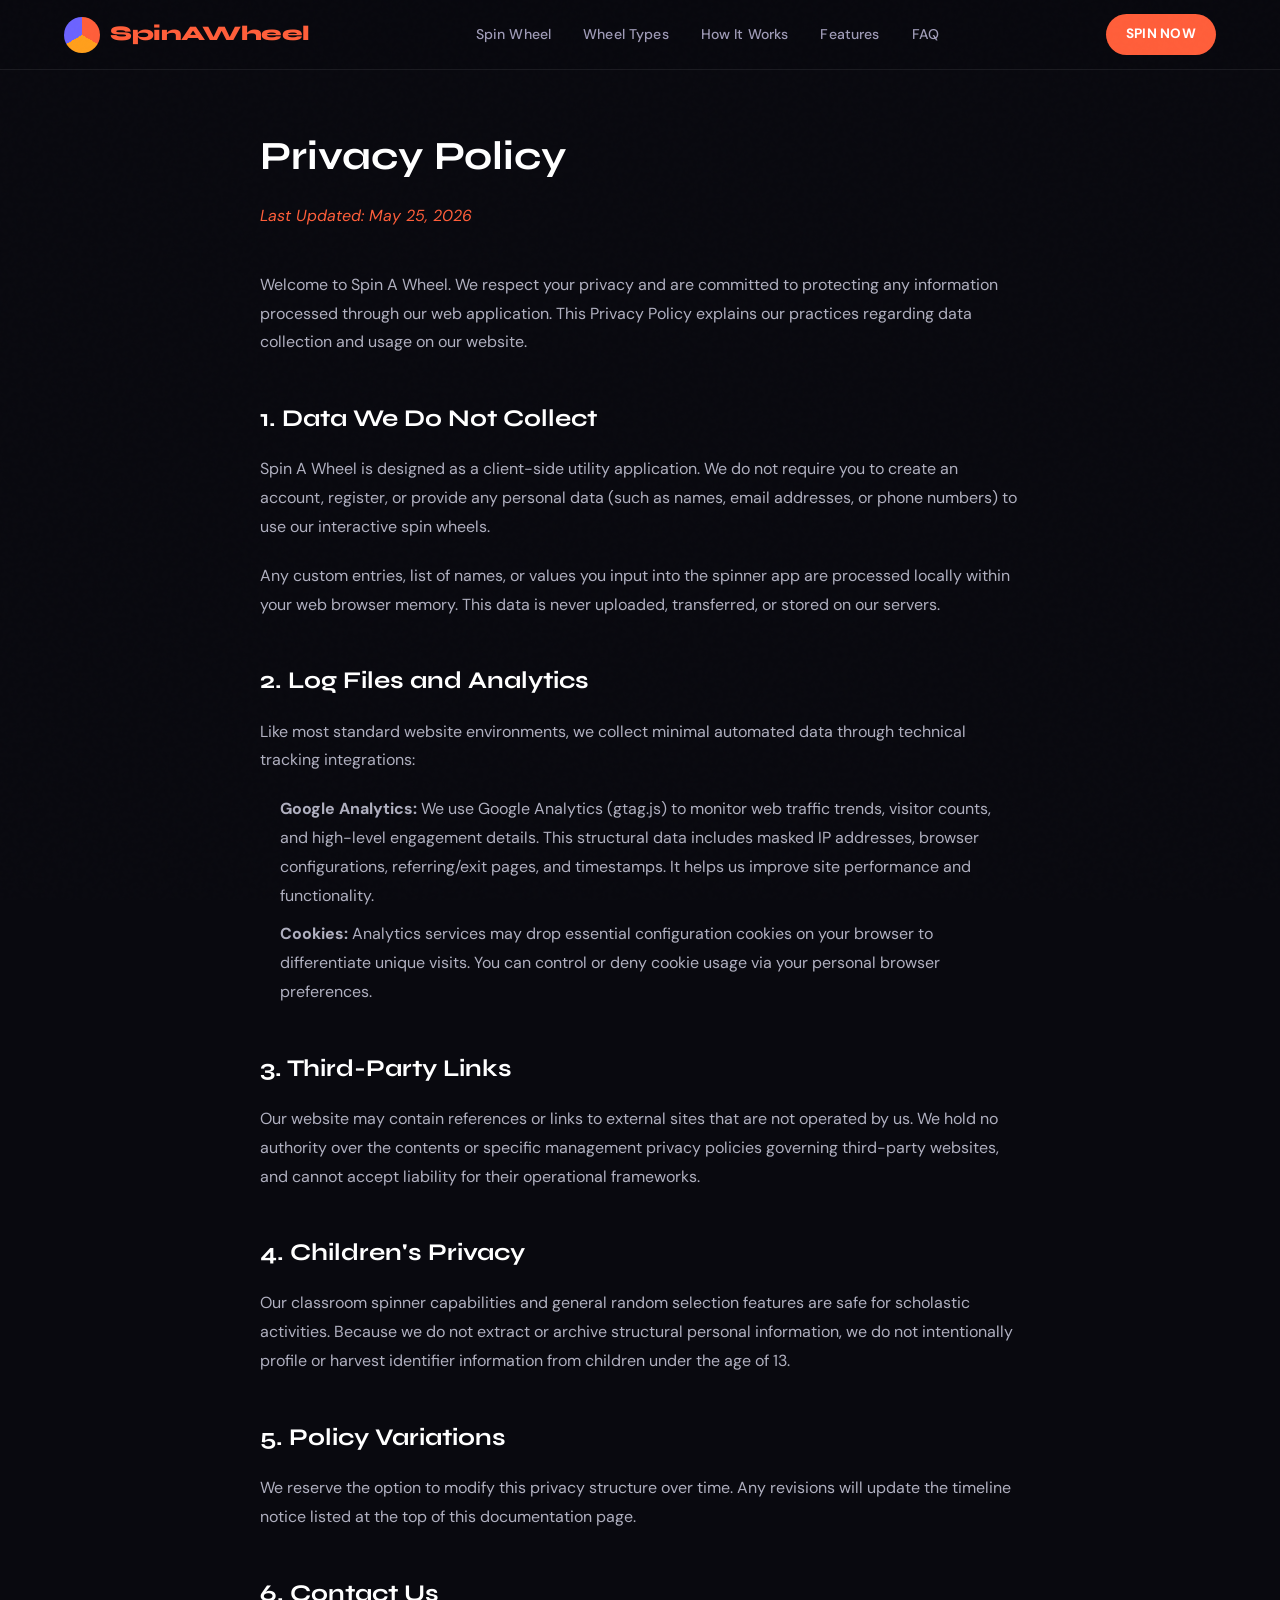
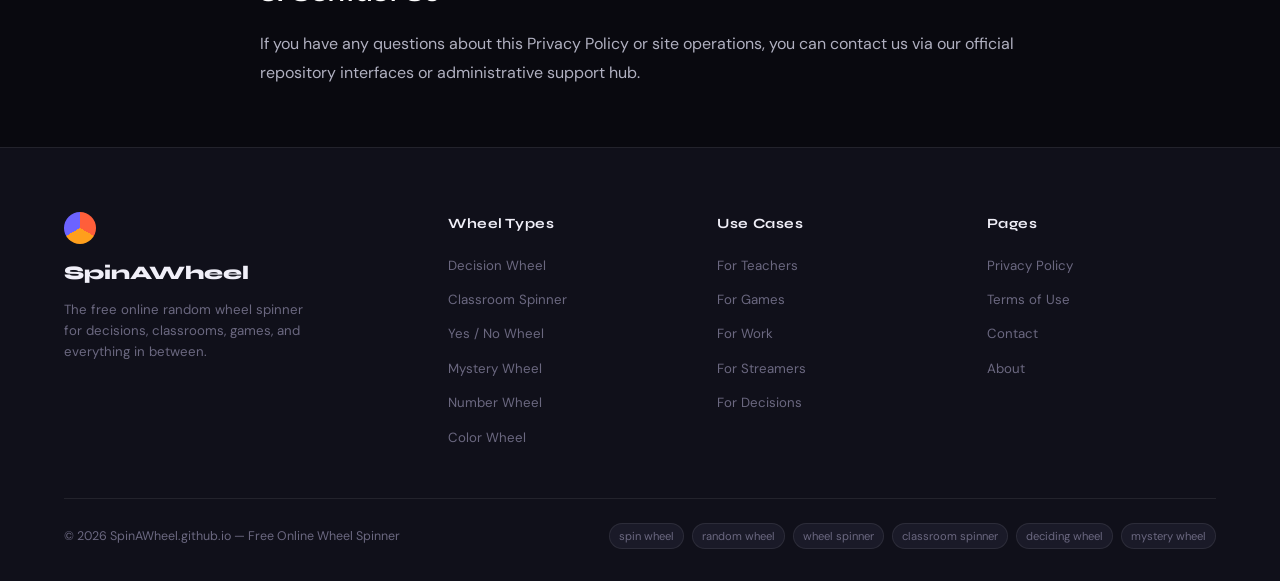
<file: privacy.html>
<!DOCTYPE html>
<html lang="en">
<head>  
  <meta charset="UTF-8" />
  <meta name="viewport" content="width=device-width, initial-scale=1.0" />
  <title>Privacy Policy – Spin A Wheel</title>
  <meta name="description" content="Privacy Policy for Spin A Wheel. Learn how we handle your data when using our free online random wheel spinner." />
  <meta name="robots" content="index, follow" />
  <link rel="canonical" href="https://spinawheel.github.io/privacy" />
  <link rel="icon" type="image/png" sizes="32x32" href="/favicon.png">
  <link rel="preconnect" href="https://fonts.googleapis.com" />
  <link rel="preconnect" href="https://fonts.gstatic.com" crossorigin />
  <link href="https://fonts.googleapis.com/css2?family=Syne:wght@400;600;700;800&family=DM+Sans:ital,wght@0,300;0,400;0,500;1,300&display=swap" rel="stylesheet" />
  <link rel="stylesheet" href="style.css" />  
  <style>
    .legal-container {
      max-width: 800px;
      margin: 120px auto 60px;
      padding: 0 20px;
      font-family: 'DM Sans', sans-serif;
      color: #b0b0c0;
      line-height: 1.8;
    }
    .legal-container h1 {
      font-family: 'Syne', sans-serif;
      color: #fff;
      font-size: 2.5rem;
      margin-bottom: 10px;
    }
    .legal-container h2 {
      font-family: 'Syne', sans-serif;
      color: #fff;
      font-size: 1.5rem;
      margin-top: 40px;
      margin-bottom: 15px;
    }
    .legal-container p {
      margin-bottom: 20px;
    }
    .legal-container ul {
      margin-bottom: 20px;
      padding-left: 20px;
    }
    .legal-container li {
      margin-bottom: 10px;
    }
    .last-updated {
      font-style: italic;
      margin-bottom: 40px;
      color: var(--accent, #6c63ff);
    }
  </style>
</head>
<body>

<header id="site-header"></header>
<nav class="mobile-nav" id="mobile-nav"></nav>

<main class="legal-container">
  <h1>Privacy Policy</h1>
  <div class="last-updated">Last Updated: May 25, 2026</div>

  <p>Welcome to Spin A Wheel. We respect your privacy and are committed to protecting any information processed through our web application. This Privacy Policy explains our practices regarding data collection and usage on our website.</p>

  <h2>1. Data We Do Not Collect</h2>
  <p>Spin A Wheel is designed as a client-side utility application. We do not require you to create an account, register, or provide any personal data (such as names, email addresses, or phone numbers) to use our interactive spin wheels.</p>
  <p>Any custom entries, list of names, or values you input into the spinner app are processed locally within your web browser memory. This data is never uploaded, transferred, or stored on our servers.</p>

  <h2>2. Log Files and Analytics</h2>
  <p>Like most standard website environments, we collect minimal automated data through technical tracking integrations:</p>
  <ul>
    <li><strong>Google Analytics:</strong> We use Google Analytics (gtag.js) to monitor web traffic trends, visitor counts, and high-level engagement details. This structural data includes masked IP addresses, browser configurations, referring/exit pages, and timestamps. It helps us improve site performance and functionality.</li>
    <li><strong>Cookies:</strong> Analytics services may drop essential configuration cookies on your browser to differentiate unique visits. You can control or deny cookie usage via your personal browser preferences.</li>
  </ul>

  <h2>3. Third-Party Links</h2>
  <p>Our website may contain references or links to external sites that are not operated by us. We hold no authority over the contents or specific management privacy policies governing third-party websites, and cannot accept liability for their operational frameworks.</p>

  <h2>4. Children's Privacy</h2>
  <p>Our classroom spinner capabilities and general random selection features are safe for scholastic activities. Because we do not extract or archive structural personal information, we do not intentionally profile or harvest identifier information from children under the age of 13.</p>

  <h2>5. Policy Variations</h2>
  <p>We reserve the option to modify this privacy structure over time. Any revisions will update the timeline notice listed at the top of this documentation page.</p>

  <h2>6. Contact Us</h2>
  <p>If you have any questions about this Privacy Policy or site operations, you can contact us via our official repository interfaces or administrative support hub.</p>
</main>

<footer id="site-footer"></footer>

<script src="components/header.js"></script>
<script src="components/footer.js"></script>
<script>
  const observer = new IntersectionObserver((entries) => {
    entries.forEach(e => {
      if (e.isIntersecting) {
        e.target.classList.add('visible');
        observer.unobserve(e.target);
      }
    });
  }, { threshold: 0.1 });
  document.querySelectorAll('.reveal').forEach(el => observer.observe(el));
</script>
</body>
</html>
</file>
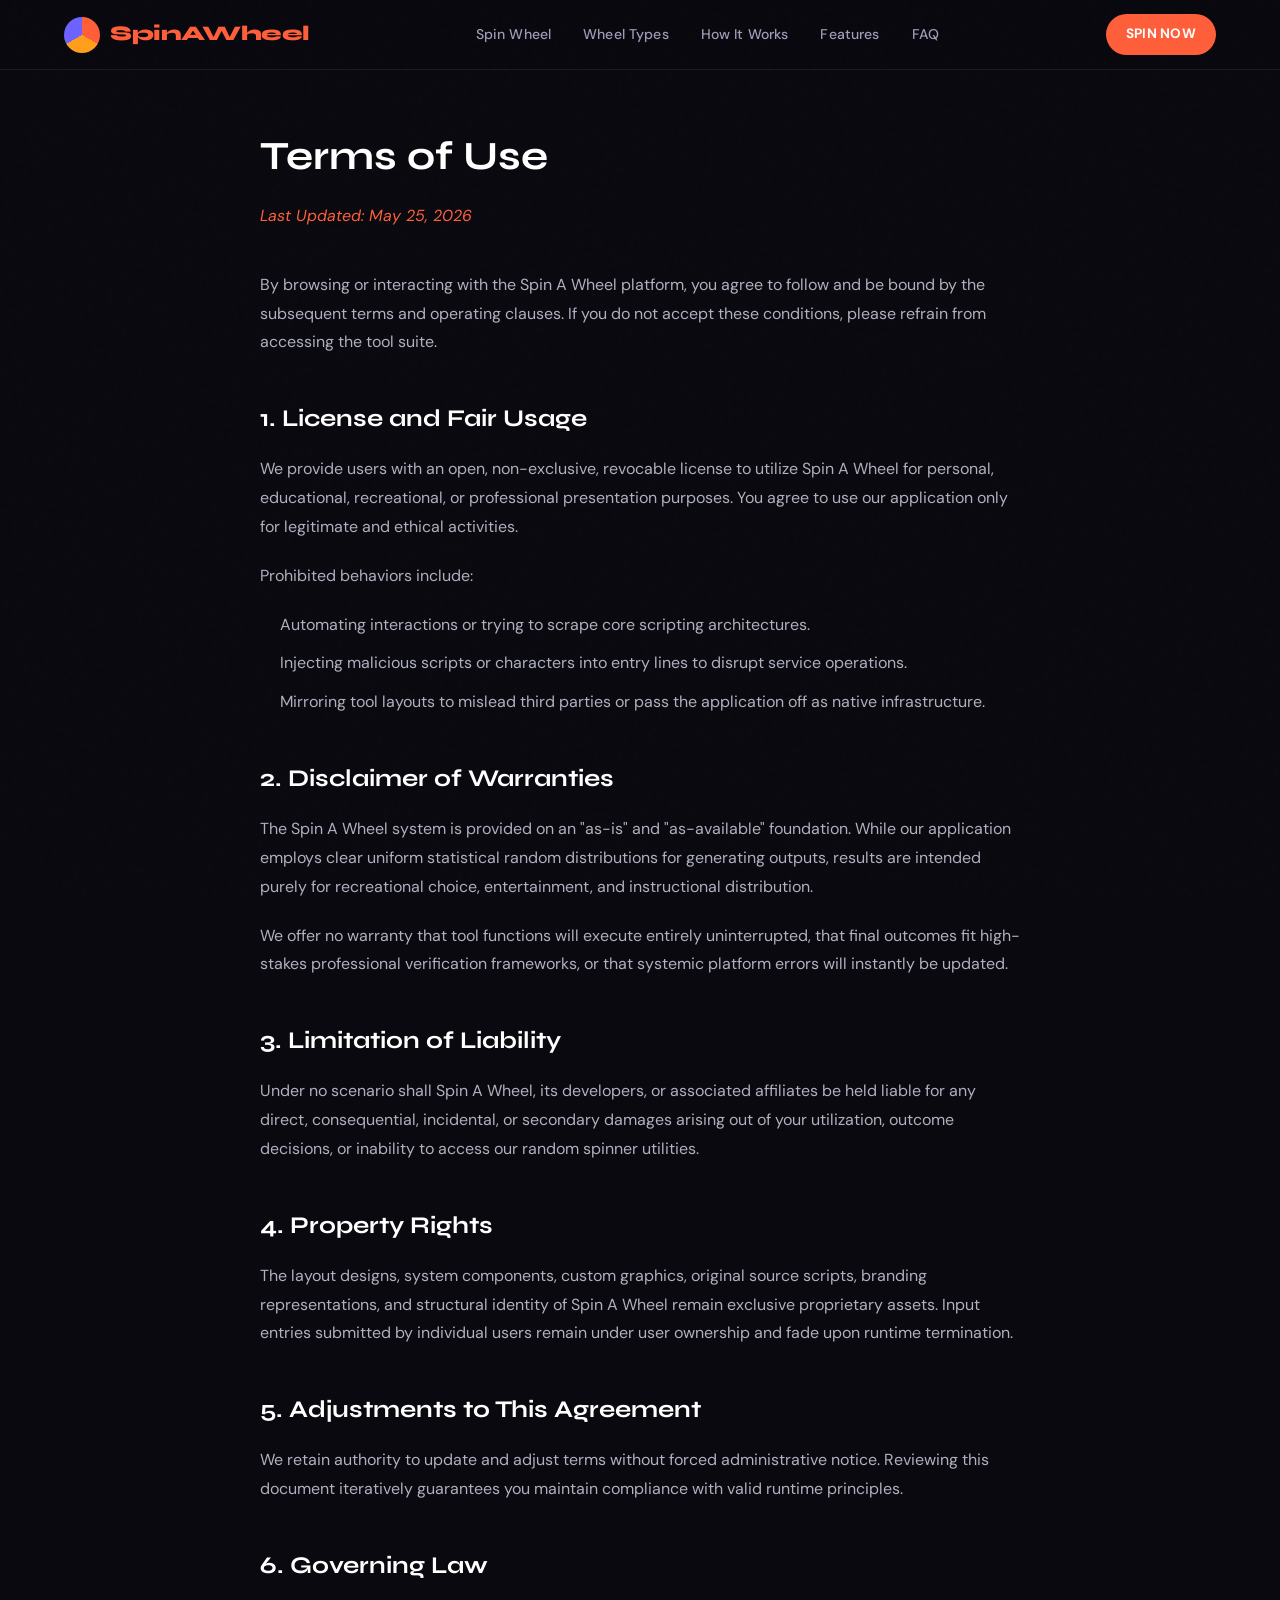
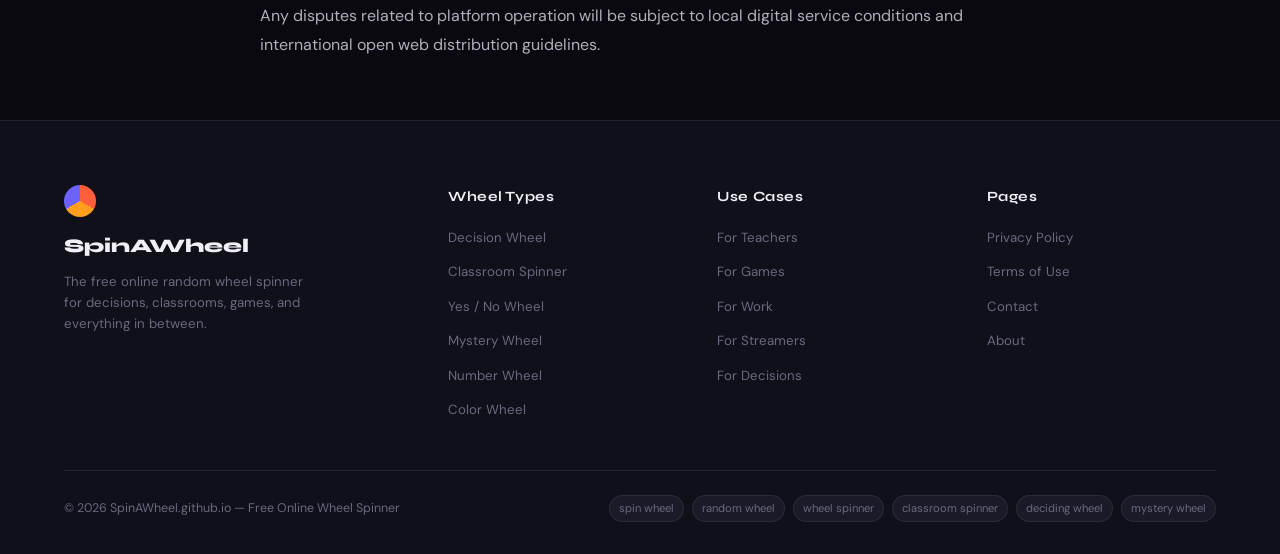
<file: terms.html>
<!DOCTYPE html>
<html lang="en">
<head>  
  <meta charset="UTF-8" />
  <meta name="viewport" content="width=device-width, initial-scale=1.0" />
  <title>Terms of Use – Spin A Wheel</title>
  <meta name="description" content="Terms of Use for Spin A Wheel. Read our terms and rules for using our interactive wheel generator tool." />
  <meta name="robots" content="index, follow" />
  <link rel="canonical" href="https://spinawheel.github.io/terms" />
  <link rel="icon" type="image/png" sizes="32x32" href="/favicon.png">
  <link rel="preconnect" href="https://fonts.googleapis.com" />
  <link rel="preconnect" href="https://fonts.gstatic.com" crossorigin />
  <link href="https://fonts.googleapis.com/css2?family=Syne:wght@400;600;700;800&family=DM+Sans:ital,wght@0,300;0,400;0,500;1,300&display=swap" rel="stylesheet" />
  <link rel="stylesheet" href="style.css" />  
  <style>
    .legal-container {
      max-width: 800px;
      margin: 120px auto 60px;
      padding: 0 20px;
      font-family: 'DM Sans', sans-serif;
      color: #b0b0c0;
      line-height: 1.8;
    }
    .legal-container h1 {
      font-family: 'Syne', sans-serif;
      color: #fff;
      font-size: 2.5rem;
      margin-bottom: 10px;
    }
    .legal-container h2 {
      font-family: 'Syne', sans-serif;
      color: #fff;
      font-size: 1.5rem;
      margin-top: 40px;
      margin-bottom: 15px;
    }
    .legal-container p {
      margin-bottom: 20px;
    }
    .legal-container ul {
      margin-bottom: 20px;
      padding-left: 20px;
    }
    .legal-container li {
      margin-bottom: 10px;
    }
    .last-updated {
      font-style: italic;
      margin-bottom: 40px;
      color: var(--accent, #6c63ff);
    }
  </style>
</head>
<body>

<header id="site-header"></header>
<nav class="mobile-nav" id="mobile-nav"></nav>

<main class="legal-container">
  <h1>Terms of Use</h1>
  <div class="last-updated">Last Updated: May 25, 2026</div>

  <p>By browsing or interacting with the Spin A Wheel platform, you agree to follow and be bound by the subsequent terms and operating clauses. If you do not accept these conditions, please refrain from accessing the tool suite.</p>

  <h2>1. License and Fair Usage</h2>
  <p>We provide users with an open, non-exclusive, revocable license to utilize Spin A Wheel for personal, educational, recreational, or professional presentation purposes. You agree to use our application only for legitimate and ethical activities.</p>
  <p>Prohibited behaviors include:</p>
  <ul>
    <li>Automating interactions or trying to scrape core scripting architectures.</li>
    <li>Injecting malicious scripts or characters into entry lines to disrupt service operations.</li>
    <li>Mirroring tool layouts to mislead third parties or pass the application off as native infrastructure.</li>
  </ul>

  <h2>2. Disclaimer of Warranties</h2>
  <p>The Spin A Wheel system is provided on an "as-is" and "as-available" foundation. While our application employs clear uniform statistical random distributions for generating outputs, results are intended purely for recreational choice, entertainment, and instructional distribution.</p>
  <p>We offer no warranty that tool functions will execute entirely uninterrupted, that final outcomes fit high-stakes professional verification frameworks, or that systemic platform errors will instantly be updated.</p>

  <h2>3. Limitation of Liability</h2>
  <p>Under no scenario shall Spin A Wheel, its developers, or associated affiliates be held liable for any direct, consequential, incidental, or secondary damages arising out of your utilization, outcome decisions, or inability to access our random spinner utilities.</p>

  <h2>4. Property Rights</h2>
  <p>The layout designs, system components, custom graphics, original source scripts, branding representations, and structural identity of Spin A Wheel remain exclusive proprietary assets. Input entries submitted by individual users remain under user ownership and fade upon runtime termination.</p>

  <h2>5. Adjustments to This Agreement</h2>
  <p>We retain authority to update and adjust terms without forced administrative notice. Reviewing this document iteratively guarantees you maintain compliance with valid runtime principles.</p>

  <h2>6. Governing Law</h2>
  <p>Any disputes related to platform operation will be subject to local digital service conditions and international open web distribution guidelines.</p>
</main>

<footer id="site-footer"></footer>

<script src="components/header.js"></script>
<script src="components/footer.js"></script>
<script>
  const observer = new IntersectionObserver((entries) => {
    entries.forEach(e => {
      if (e.isIntersecting) {
        e.target.classList.add('visible');
        observer.unobserve(e.target);
      }
    });
  }, { threshold: 0.1 });
  document.querySelectorAll('.reveal').forEach(el => observer.observe(el));
</script>
</body>
</html>
</file>
<file: style.css>
/* ============================================================
       CSS VARIABLES & RESET
    ============================================================ */
    :root {
      --bg: #09090f;
      --bg2: #10101a;
      --bg3: #15151f;
      --surface: #1a1a28;
      --border: rgba(255,255,255,0.08);
      --accent: #ff5e3a;
      --accent2: #ff9f1c;
      --accent3: #6c63ff;
      --teal: #00e5c3;
      --text: #f0eff8;
      --text2: #a09cb8;
      --text3: #6b6880;
      --radius: 18px;
      --radius-sm: 10px;
      --shadow: 0 20px 60px rgba(0,0,0,0.6);
      --glow: 0 0 40px rgba(255,94,58,0.25);
      --font-display: 'Syne', sans-serif;
      --font-body: 'DM Sans', sans-serif;

      /* Wheel segment colors */
      --w1: #ff5e3a; --w2: #ff9f1c; --w3: #ffe94d;
      --w4: #2ae89a; --w5: #00d4ff; --w6: #6c63ff;
      --w7: #e040fb; --w8: #ff4081; --w9: #00bfa5;
      --w10: #ffab40; --w11: #69f0ae; --w12: #40c4ff;
    }

    *, *::before, *::after { box-sizing: border-box; margin: 0; padding: 0; }
    html { scroll-behavior: smooth; }
    body {
      background: var(--bg);
      color: var(--text);
      font-family: var(--font-body);
      font-size: 16px;
      line-height: 1.65;
      overflow-x: hidden;
    }
    a { color: inherit; text-decoration: none; }
    ul { list-style: none; }
    button { cursor: pointer; font-family: var(--font-body); border: none; outline: none; }
    input, textarea { font-family: var(--font-body); outline: none; border: none; }
    img { max-width: 100%; display: block; }

    /* ============================================================
       SCROLLBAR
    ============================================================ */
    ::-webkit-scrollbar { width: 6px; }
    ::-webkit-scrollbar-track { background: var(--bg2); }
    ::-webkit-scrollbar-thumb { background: var(--accent); border-radius: 3px; }

    /* ============================================================
       NOISE OVERLAY
    ============================================================ */
    body::before {
      content: '';
      position: fixed; inset: 0;
      background-image: url("data:image/svg+xml,%3Csvg viewBox='0 0 200 200' xmlns='http://www.w3.org/2000/svg'%3E%3Cfilter id='n'%3E%3CfeTurbulence type='fractalNoise' baseFrequency='0.9' numOctaves='4' stitchTiles='stitch'/%3E%3C/filter%3E%3Crect width='100%25' height='100%25' filter='url(%23n)' opacity='0.03'/%3E%3C/svg%3E");
      pointer-events: none; z-index: 9999; opacity: 0.4;
    }

    /* ============================================================
       HEADER COMPONENT
    ============================================================ */
    #site-header {
      position: fixed; top: 0; left: 0; right: 0; z-index: 1000;
      padding: 0 5%;
      height: 70px;
      display: flex; align-items: center; justify-content: space-between;
      background: rgba(9,9,15,0.85);
      backdrop-filter: blur(20px);
      border-bottom: 1px solid var(--border);
      transition: all 0.3s;
    }
    #site-header.scrolled {
      height: 60px;
      background: rgba(9,9,15,0.97);
      box-shadow: 0 4px 30px rgba(0,0,0,0.5);
    }
    .header-logo {
      display: flex; align-items: center; gap: 10px;
      font-family: var(--font-display);
      font-weight: 800; font-size: 1.3rem;
      letter-spacing: -0.02em;
    }
    .header-logo .logo-icon {
      width: 36px; height: 36px;
      background: conic-gradient(var(--accent) 0deg 120deg, var(--accent2) 120deg 240deg, var(--accent3) 240deg 360deg);
      border-radius: 50%;
      animation: logoSpin 8s linear infinite;
      flex-shrink: 0;
    }
    @keyframes logoSpin { to { transform: rotate(360deg); } }
    .header-logo span { color: var(--accent); }
    .header-nav { display: flex; align-items: center; gap: 2rem; }
    .header-nav a {
      font-size: 0.88rem; font-weight: 500; color: var(--text2);
      transition: color 0.2s; letter-spacing: 0.01em;
    }
    .header-nav a:hover { color: var(--text); }
    .header-cta {
      background: var(--accent);
      color: #fff; font-weight: 700; font-size: 0.85rem;
      padding: 9px 20px; border-radius: 50px;
      transition: all 0.2s; letter-spacing: 0.02em;
      text-transform: uppercase;
    }
    .header-cta:hover { background: #ff7a5c; transform: translateY(-1px); box-shadow: 0 6px 20px rgba(255,94,58,0.4); }
    .hamburger {
      display: none; flex-direction: column; gap: 5px;
      background: none; padding: 4px;
    }
    .hamburger span {
      width: 24px; height: 2px;
      background: var(--text); border-radius: 2px;
      transition: all 0.3s;
      display: block;
    }
    .mobile-nav {
      display: none; position: fixed; top: 70px; left: 0; right: 0;
      background: var(--bg2); border-bottom: 1px solid var(--border);
      flex-direction: column; padding: 1.5rem 5%; gap: 1rem;
      z-index: 999;
    }
    .mobile-nav.open { display: flex; }
    .mobile-nav a { font-size: 1rem; color: var(--text2); padding: 0.4rem 0; }

    @media (max-width: 768px) {
      .header-nav, .header-cta { display: none; }
      .hamburger { display: flex; }
    }

    /* ============================================================
       HERO SECTION
    ============================================================ */
    #hero {
      min-height: 100vh;
      padding: 120px 5% 80px;
      display: grid;
      grid-template-columns: 1fr 1fr;
      gap: 4rem;
      align-items: center;
      position: relative;
      overflow: hidden;
    }
    .hero-bg-glow {
      position: absolute;
      width: 700px; height: 700px;
      background: radial-gradient(circle, rgba(255,94,58,0.12) 0%, transparent 70%);
      top: -100px; right: -150px;
      pointer-events: none;
    }
    .hero-bg-glow2 {
      position: absolute;
      width: 500px; height: 500px;
      background: radial-gradient(circle, rgba(108,99,255,0.1) 0%, transparent 70%);
      bottom: -100px; left: -100px;
      pointer-events: none;
    }
    .hero-left { position: relative; z-index: 1; }
    .hero-badge {
      display: inline-flex; align-items: center; gap: 8px;
      background: rgba(255,94,58,0.1); border: 1px solid rgba(255,94,58,0.25);
      color: var(--accent); font-size: 0.78rem; font-weight: 600;
      padding: 6px 14px; border-radius: 50px;
      margin-bottom: 1.5rem; letter-spacing: 0.08em; text-transform: uppercase;
      animation: fadeUp 0.6s ease both;
    }
    .hero-badge::before {
      content: ''; width: 6px; height: 6px; background: var(--accent);
      border-radius: 50%; animation: pulse 1.5s infinite;
    }
    @keyframes pulse { 0%,100%{opacity:1;transform:scale(1)} 50%{opacity:0.5;transform:scale(1.3)} }
    .hero-h1 {
      font-family: var(--font-display);
      font-size: clamp(2.8rem, 5vw, 4.5rem);
      font-weight: 800; line-height: 1.05;
      letter-spacing: -0.03em;
      margin-bottom: 1.2rem;
      animation: fadeUp 0.6s 0.1s ease both;
    }
    .hero-h1 .grad {
      background: linear-gradient(135deg, var(--accent) 0%, var(--accent2) 100%);
      -webkit-background-clip: text; -webkit-text-fill-color: transparent;
      background-clip: text;
    }
    .hero-sub {
      font-size: 1.08rem; color: var(--text2); line-height: 1.7;
      max-width: 500px; margin-bottom: 2rem;
      animation: fadeUp 0.6s 0.2s ease both;
    }
    .hero-actions {
      display: flex; gap: 1rem; flex-wrap: wrap;
      animation: fadeUp 0.6s 0.3s ease both;
    }
    .btn-primary {
      background: linear-gradient(135deg, var(--accent), var(--accent2));
      color: #fff; font-weight: 700; font-size: 0.95rem;
      padding: 14px 32px; border-radius: 50px;
      transition: all 0.25s; letter-spacing: 0.02em;
      box-shadow: 0 8px 30px rgba(255,94,58,0.35);
    }
    .btn-primary:hover { transform: translateY(-2px); box-shadow: 0 12px 40px rgba(255,94,58,0.5); }
    .btn-secondary {
      background: var(--surface); color: var(--text);
      font-weight: 600; font-size: 0.95rem;
      padding: 14px 32px; border-radius: 50px;
      border: 1px solid var(--border);
      transition: all 0.25s;
    }
    .btn-secondary:hover { border-color: rgba(255,255,255,0.2); background: var(--bg3); }
    .hero-stats {
      display: flex; gap: 2rem; margin-top: 2.5rem; flex-wrap: wrap;
      animation: fadeUp 0.6s 0.4s ease both;
    }
    .hero-stat { }
    .hero-stat .num {
      font-family: var(--font-display);
      font-size: 1.8rem; font-weight: 800; color: var(--text);
      line-height: 1;
    }
    .hero-stat .lbl { font-size: 0.78rem; color: var(--text3); text-transform: uppercase; letter-spacing: 0.06em; }

    /* Hero Wheel Container */
    .hero-right {
      display: flex; justify-content: center; align-items: center;
      position: relative; z-index: 1;
      animation: fadeUp 0.8s 0.2s ease both;
    }
    .wheel-wrapper {
      position: relative;
      width: min(480px, 90vw);
      aspect-ratio: 1;
    }
    .wheel-pointer {
      position: absolute;
      top: -18px; left: 50%;
      transform: translateX(-50%);
      width: 0; height: 0;
      border-left: 16px solid transparent;
      border-right: 16px solid transparent;
      border-top: 36px solid var(--accent);
      filter: drop-shadow(0 4px 12px rgba(255,94,58,0.7));
      z-index: 10;
    }
    .wheel-pointer::after {
      content: '';
      position: absolute;
      top: -42px; left: -8px;
      width: 16px; height: 16px;
      background: var(--accent);
      border-radius: 50%;
    }
    #mainCanvas {
      width: 100%; height: 100%;
      border-radius: 50%;
      box-shadow: 0 0 0 6px rgba(255,255,255,0.06), var(--shadow), 0 0 80px rgba(255,94,58,0.2);
      cursor: pointer;
    }
    .spin-center-btn {
      position: absolute; top: 50%; left: 50%;
      transform: translate(-50%,-50%);
      width: 70px; height: 70px; border-radius: 50%;
      background: linear-gradient(135deg, var(--accent), var(--accent2));
      color: #fff; font-family: var(--font-display);
      font-weight: 800; font-size: 0.75rem; letter-spacing: 0.05em;
      text-transform: uppercase;
      box-shadow: 0 4px 20px rgba(255,94,58,0.6), inset 0 1px 0 rgba(255,255,255,0.3);
      z-index: 10; transition: transform 0.2s, box-shadow 0.2s;
    }
    .spin-center-btn:hover { transform: translate(-50%,-50%) scale(1.08); box-shadow: 0 8px 30px rgba(255,94,58,0.7); }
    .spin-center-btn:active { transform: translate(-50%,-50%) scale(0.96); }
    .spin-center-btn.spinning { pointer-events: none; }

    @keyframes fadeUp { from { opacity:0; transform:translateY(24px); } to { opacity:1; transform:translateY(0); } }
    @media (max-width: 900px) {
      #hero { grid-template-columns: 1fr; padding-top: 100px; }
      .hero-right { order: -1; }
      .wheel-wrapper { width: min(320px, 85vw); }
    }

    /* ============================================================
       WHEEL APP SECTION
    ============================================================ */
    #wheel-app {
      padding: 80px 5%;
      background: var(--bg2);
      position: relative;
    }
    .section-label {
      font-size: 0.75rem; font-weight: 700; letter-spacing: 0.12em;
      text-transform: uppercase; color: var(--accent);
      margin-bottom: 0.6rem;
    }
    .section-title {
      font-family: var(--font-display);
      font-size: clamp(1.8rem, 3vw, 2.8rem);
      font-weight: 800; letter-spacing: -0.02em; line-height: 1.1;
      margin-bottom: 0.8rem;
    }
    .section-sub { color: var(--text2); font-size: 1rem; max-width: 540px; }
    .section-header { margin-bottom: 3rem; }

    .app-layout {
      display: grid;
      grid-template-columns: 1fr 380px;
      gap: 2.5rem;
      align-items: start;
    }

    /* Type Tabs */
    .wheel-type-tabs {
      display: flex; gap: 0.5rem; flex-wrap: wrap;
      margin-bottom: 2rem;
    }
    .type-tab {
      padding: 8px 18px; border-radius: 50px;
      font-size: 0.82rem; font-weight: 600;
      background: var(--surface); color: var(--text2);
      border: 1px solid var(--border);
      transition: all 0.2s; cursor: pointer;
    }
    .type-tab.active {
      background: var(--accent); color: #fff; border-color: var(--accent);
      box-shadow: 0 4px 16px rgba(255,94,58,0.35);
    }
    .type-tab:hover:not(.active) { border-color: rgba(255,255,255,0.2); color: var(--text); }

    /* App Wheel */
    .app-wheel-area {
      display: flex; flex-direction: column; align-items: center; gap: 1.5rem;
    }
    .app-wheel-wrapper {
      position: relative;
      width: min(420px, 100%);
      aspect-ratio: 1;
    }
    .app-wheel-wrapper .wheel-pointer {
      top: -16px;
      border-left: 14px solid transparent;
      border-right: 14px solid transparent;
      border-top: 30px solid var(--accent);
    }
    .app-wheel-wrapper .wheel-pointer::after {
      top: -36px; left: -7px; width: 14px; height: 14px;
    }
    #appCanvas {
      width: 100%; height: 100%; border-radius: 50%;
      box-shadow: 0 0 0 5px rgba(255,255,255,0.05), var(--shadow), 0 0 60px rgba(108,99,255,0.15);
      cursor: pointer;
    }
    .app-spin-btn {
      position: absolute; top: 50%; left: 50%;
      transform: translate(-50%,-50%);
      width: 64px; height: 64px; border-radius: 50%;
      background: linear-gradient(135deg, var(--accent3), #9b59f5);
      color: #fff; font-family: var(--font-display);
      font-weight: 800; font-size: 0.7rem; letter-spacing: 0.05em;
      text-transform: uppercase;
      box-shadow: 0 4px 18px rgba(108,99,255,0.5), inset 0 1px 0 rgba(255,255,255,0.2);
      z-index: 10; transition: transform 0.2s, box-shadow 0.2s;
    }
    .app-spin-btn:hover { transform: translate(-50%,-50%) scale(1.08); }
    .app-spin-btn.spinning { pointer-events: none; }

    /* Result display */
    .result-display {
      background: var(--surface);
      border: 1px solid var(--border);
      border-radius: var(--radius);
      padding: 1rem 1.5rem;
      text-align: center; width: 100%; max-width: 420px;
      min-height: 60px; display: flex; align-items: center; justify-content: center;
    }
    .result-display .result-label { color: var(--text3); font-size: 0.78rem; text-transform: uppercase; letter-spacing: 0.08em; }
    .result-display .result-value {
      font-family: var(--font-display);
      font-size: 1.5rem; font-weight: 800; color: var(--accent);
      margin-top: 2px; transition: all 0.4s;
    }
    .result-display.winner { border-color: var(--accent); box-shadow: 0 0 20px rgba(255,94,58,0.2); }
    @keyframes popIn { 0%{transform:scale(0.7);opacity:0} 70%{transform:scale(1.1)} 100%{transform:scale(1);opacity:1} }
    .result-pop { animation: popIn 0.5s cubic-bezier(0.34,1.56,0.64,1) both; }

    /* Sidebar panel */
    .app-sidebar {
      background: var(--surface);
      border: 1px solid var(--border);
      border-radius: var(--radius);
      padding: 1.5rem;
      position: sticky; top: 90px;
    }
    .sidebar-title {
      font-family: var(--font-display);
      font-size: 1rem; font-weight: 700;
      margin-bottom: 1rem; color: var(--text);
    }
    .entries-list {
      display: flex; flex-direction: column; gap: 6px;
      max-height: 280px; overflow-y: auto;
      margin-bottom: 1rem;
      padding-right: 4px;
    }
    .entry-item {
      display: flex; align-items: center; gap: 8px;
      background: var(--bg3); border: 1px solid var(--border);
      border-radius: var(--radius-sm); padding: 8px 10px;
      font-size: 0.88rem; transition: all 0.2s;
    }
    .entry-item:hover { border-color: rgba(255,255,255,0.15); }
    .entry-color {
      width: 12px; height: 12px; border-radius: 50%; flex-shrink: 0;
    }
    .entry-text { flex: 1; color: var(--text); }
    .entry-del {
      width: 20px; height: 20px; border-radius: 50%;
      background: none; color: var(--text3); font-size: 1rem;
      transition: all 0.2s; display: flex; align-items: center; justify-content: center;
      line-height: 1;
    }
    .entry-del:hover { color: var(--accent); background: rgba(255,94,58,0.1); }

    .add-entry-row {
      display: flex; gap: 8px;
    }
    .add-entry-input {
      flex: 1; background: var(--bg3); border: 1px solid var(--border);
      border-radius: var(--radius-sm); padding: 9px 12px;
      color: var(--text); font-size: 0.88rem;
      transition: border-color 0.2s;
    }
    .add-entry-input:focus { border-color: var(--accent3); }
    .add-entry-input::placeholder { color: var(--text3); }
    .add-btn {
      background: var(--accent3); color: #fff;
      border-radius: var(--radius-sm); padding: 9px 16px;
      font-weight: 700; font-size: 0.85rem; transition: all 0.2s;
    }
    .add-btn:hover { background: #7c75ff; }

    .sidebar-actions {
      display: flex; gap: 8px; margin-top: 1rem;
    }
    .sidebar-btn {
      flex: 1; padding: 9px; border-radius: var(--radius-sm);
      font-size: 0.8rem; font-weight: 600; text-align: center;
      background: var(--bg3); color: var(--text2);
      border: 1px solid var(--border);
      transition: all 0.2s;
    }
    .sidebar-btn:hover { border-color: rgba(255,255,255,0.2); color: var(--text); }
    .sidebar-btn.danger:hover { border-color: rgba(255,94,58,0.4); color: var(--accent); }

    /* History */
    .spin-history { margin-top: 1.2rem; }
    .history-title {
      font-size: 0.78rem; font-weight: 600; color: var(--text3);
      text-transform: uppercase; letter-spacing: 0.08em; margin-bottom: 0.6rem;
    }
    .history-list {
      display: flex; flex-direction: column; gap: 4px;
      max-height: 120px; overflow-y: auto;
    }
    .history-item {
      display: flex; align-items: center; gap: 8px;
      font-size: 0.8rem; color: var(--text2); padding: 4px 8px;
      border-radius: 6px; background: var(--bg3);
    }
    .history-item .h-color { width: 8px; height: 8px; border-radius: 50%; flex-shrink: 0; }
    .history-item .h-num { color: var(--text3); font-size: 0.72rem; }

    @media (max-width: 1000px) {
      .app-layout { grid-template-columns: 1fr; }
      .app-sidebar { position: static; }
    }

    /* ============================================================
       WHEEL TYPES SECTION
    ============================================================ */
    #wheel-types {
      padding: 80px 5%;
      background: var(--bg);
    }
    .types-grid {
      display: grid;
      grid-template-columns: repeat(auto-fill, minmax(220px, 1fr));
      gap: 1.2rem;
      margin-top: 2.5rem;
    }
    .type-card {
      background: var(--surface);
      border: 1px solid var(--border);
      border-radius: var(--radius);
      padding: 1.5rem;
      transition: all 0.3s; cursor: pointer;
      position: relative; overflow: hidden;
    }
    .type-card::before {
      content: ''; position: absolute;
      inset: 0; opacity: 0;
      transition: opacity 0.3s;
      pointer-events: none;
    }
    .type-card:hover { transform: translateY(-4px); border-color: rgba(255,255,255,0.15); }
    .type-card:hover::before { opacity: 1; }
    .type-card.c1::before { background: linear-gradient(135deg, rgba(255,94,58,0.08), transparent); }
    .type-card.c2::before { background: linear-gradient(135deg, rgba(255,159,28,0.08), transparent); }
    .type-card.c3::before { background: linear-gradient(135deg, rgba(108,99,255,0.08), transparent); }
    .type-card.c4::before { background: linear-gradient(135deg, rgba(0,229,195,0.08), transparent); }
    .type-card.c5::before { background: linear-gradient(135deg, rgba(224,64,251,0.08), transparent); }
    .type-card.c6::before { background: linear-gradient(135deg, rgba(255,64,129,0.08), transparent); }
    .type-card.c7::before { background: linear-gradient(135deg, rgba(0,212,255,0.08), transparent); }
    .type-card.c8::before { background: linear-gradient(135deg, rgba(105,240,174,0.08), transparent); }

    .type-icon {
      width: 48px; height: 48px; border-radius: 12px;
      display: flex; align-items: center; justify-content: center;
      font-size: 1.4rem; margin-bottom: 1rem;
    }
    .type-card h3 {
      font-family: var(--font-display);
      font-size: 1rem; font-weight: 700;
      margin-bottom: 0.4rem;
    }
    .type-card p { font-size: 0.82rem; color: var(--text2); line-height: 1.5; }
    .type-badge {
      position: absolute; top: 12px; right: 12px;
      background: rgba(255,94,58,0.15); color: var(--accent);
      font-size: 0.65rem; font-weight: 700; letter-spacing: 0.06em;
      padding: 3px 8px; border-radius: 20px; text-transform: uppercase;
    }

    /* ============================================================
       HOW IT WORKS
    ============================================================ */
    #how-it-works {
      padding: 80px 5%;
      background: var(--bg2);
    }
    .steps-grid {
      display: grid;
      grid-template-columns: repeat(auto-fit, minmax(220px, 1fr));
      gap: 1.5rem;
      margin-top: 3rem;
      position: relative;
    }
    .steps-grid::before {
      content: '';
      position: absolute;
      top: 36px; left: 8%; right: 8%; height: 1px;
      background: linear-gradient(90deg, transparent, var(--border), var(--border), transparent);
    }
    .step-card {
      background: var(--surface);
      border: 1px solid var(--border);
      border-radius: var(--radius);
      padding: 2rem 1.5rem;
      text-align: center;
      transition: transform 0.3s, border-color 0.3s;
    }
    .step-card:hover { transform: translateY(-6px); border-color: rgba(255,255,255,0.15); }
    .step-num {
      width: 52px; height: 52px; border-radius: 50%;
      background: linear-gradient(135deg, var(--accent), var(--accent2));
      color: #fff; font-family: var(--font-display);
      font-weight: 800; font-size: 1.2rem;
      display: flex; align-items: center; justify-content: center;
      margin: 0 auto 1.2rem; position: relative; z-index: 1;
    }
    .step-card h3 {
      font-family: var(--font-display);
      font-size: 1.05rem; font-weight: 700;
      margin-bottom: 0.5rem;
    }
    .step-card p { font-size: 0.85rem; color: var(--text2); }

    /* ============================================================
       FEATURES SECTION
    ============================================================ */
    #features {
      padding: 80px 5%;
      background: var(--bg);
    }
    .features-grid {
      display: grid;
      grid-template-columns: repeat(auto-fit, minmax(260px, 1fr));
      gap: 1.5rem;
      margin-top: 2.5rem;
    }
    .feat-card {
      background: var(--surface);
      border: 1px solid var(--border);
      border-radius: var(--radius);
      padding: 1.8rem;
      transition: all 0.3s;
      position: relative; overflow: hidden;
    }
    .feat-card:hover { transform: translateY(-4px); border-color: rgba(255,255,255,0.15); box-shadow: 0 20px 40px rgba(0,0,0,0.4); }
    .feat-icon {
      font-size: 2rem; margin-bottom: 1rem;
      display: block;
    }
    .feat-card h3 {
      font-family: var(--font-display);
      font-size: 1.05rem; font-weight: 700;
      margin-bottom: 0.5rem;
    }
    .feat-card p { font-size: 0.85rem; color: var(--text2); line-height: 1.6; }
    .feat-card .feat-glow {
      position: absolute; bottom: -40px; right: -40px;
      width: 120px; height: 120px; border-radius: 50%;
      opacity: 0.07; pointer-events: none;
    }

    /* ============================================================
       USE CASES SECTION
    ============================================================ */
    #use-cases {
      padding: 80px 5%;
      background: var(--bg2);
    }
    .use-cases-grid {
      display: grid;
      grid-template-columns: repeat(3, 1fr);
      gap: 1.5rem;
      margin-top: 2.5rem;
    }
    .use-card {
      background: var(--surface);
      border: 1px solid var(--border);
      border-radius: var(--radius);
      padding: 2rem;
      transition: all 0.3s; overflow: hidden;
    }
    .use-card:hover { border-color: rgba(255,255,255,0.2); transform: translateY(-4px); }
    .use-card .use-emoji { font-size: 2.5rem; margin-bottom: 1rem; display: block; }
    .use-card h3 {
      font-family: var(--font-display);
      font-size: 1.1rem; font-weight: 700;
      margin-bottom: 0.6rem;
    }
    .use-card p { font-size: 0.85rem; color: var(--text2); line-height: 1.6; }
    .use-card ul { margin-top: 0.8rem; }
    .use-card ul li {
      font-size: 0.82rem; color: var(--text2);
      padding: 3px 0; display: flex; align-items: center; gap: 6px;
    }
    .use-card ul li::before {
      content: '→'; color: var(--accent); font-size: 0.7rem;
    }
    @media (max-width: 900px) { .use-cases-grid { grid-template-columns: 1fr 1fr; } }
    @media (max-width: 600px) { .use-cases-grid { grid-template-columns: 1fr; } }

    /* ============================================================
       CONTENT/SEO SECTION
    ============================================================ */
    #about-wheel {
      padding: 80px 5%;
      background: var(--bg);
    }
    .about-grid {
      display: grid;
      grid-template-columns: 1fr 1fr;
      gap: 4rem;
      align-items: center;
    }
    .about-content h2 {
      font-family: var(--font-display);
      font-size: clamp(1.6rem, 2.5vw, 2.2rem);
      font-weight: 800; letter-spacing: -0.02em;
      margin-bottom: 1rem; line-height: 1.2;
    }
    .about-content p {
      color: var(--text2); font-size: 0.95rem; line-height: 1.75;
      margin-bottom: 1rem;
    }
    .about-content p strong { color: var(--text); }
    .about-visual {
      background: var(--surface);
      border: 1px solid var(--border);
      border-radius: var(--radius);
      padding: 2rem; display: flex; flex-direction: column; gap: 1rem;
    }
    .about-stat-row {
      display: flex; justify-content: space-between; align-items: center;
      padding: 0.8rem; background: var(--bg3); border-radius: var(--radius-sm);
    }
    .about-stat-row .asr-label { font-size: 0.85rem; color: var(--text2); }
    .about-stat-row .asr-val {
      font-family: var(--font-display); font-weight: 800;
      font-size: 1.1rem; color: var(--accent);
    }
    @media (max-width: 768px) {
      .about-grid { grid-template-columns: 1fr; gap: 2rem; }
    }

    /* ============================================================
       FAQ SECTION
    ============================================================ */
    #faq {
      padding: 80px 5%;
      background: var(--bg2);
    }
    .faq-grid {
      max-width: 760px; margin: 2.5rem auto 0;
      display: flex; flex-direction: column; gap: 1rem;
    }
    .faq-item {
      background: var(--surface);
      border: 1px solid var(--border);
      border-radius: var(--radius);
      overflow: hidden;
    }
    .faq-q {
      width: 100%; text-align: left;
      display: flex; justify-content: space-between; align-items: center;
      padding: 1.2rem 1.5rem;
      font-family: var(--font-display);
      font-size: 0.97rem; font-weight: 700; color: var(--text);
      background: none; gap: 1rem;
      transition: color 0.2s;
    }
    .faq-q:hover { color: var(--accent); }
    .faq-arrow {
      width: 22px; height: 22px; flex-shrink: 0;
      border-radius: 50%; background: var(--bg3);
      display: flex; align-items: center; justify-content: center;
      transition: transform 0.3s, background 0.3s;
      font-size: 0.85rem;
    }
    .faq-item.open .faq-arrow { transform: rotate(180deg); background: var(--accent); color: #fff; }
    .faq-a {
      max-height: 0; overflow: hidden;
      transition: max-height 0.4s cubic-bezier(0.4,0,0.2,1), padding 0.3s;
      padding: 0 1.5rem;
    }
    .faq-item.open .faq-a { max-height: 300px; padding: 0 1.5rem 1.2rem; }
    .faq-a p { font-size: 0.88rem; color: var(--text2); line-height: 1.7; }

    /* ============================================================
       CTA SECTION
    ============================================================ */
    #cta-section {
      padding: 100px 5%;
      background: var(--bg);
      text-align: center;
      position: relative; overflow: hidden;
    }
    .cta-glow {
      position: absolute; top: 50%; left: 50%;
      transform: translate(-50%,-50%);
      width: 600px; height: 400px;
      background: radial-gradient(ellipse, rgba(108,99,255,0.12) 0%, transparent 70%);
      pointer-events: none;
    }
    #cta-section h2 {
      font-family: var(--font-display);
      font-size: clamp(2rem, 4vw, 3.2rem);
      font-weight: 800; letter-spacing: -0.03em;
      margin-bottom: 1rem;
      position: relative; z-index: 1;
    }
    #cta-section p {
      color: var(--text2); font-size: 1rem; margin-bottom: 2rem;
      position: relative; z-index: 1;
    }
    .cta-actions { display: flex; gap: 1rem; justify-content: center; flex-wrap: wrap; position: relative; z-index: 1; }

    /* ============================================================
       FOOTER COMPONENT
    ============================================================ */
    #site-footer {
      background: var(--bg2);
      border-top: 1px solid var(--border);
      padding: 4rem 5% 2rem;
    }
    .footer-top {
      display: grid;
      grid-template-columns: 1.5fr 1fr 1fr 1fr;
      gap: 2.5rem;
      margin-bottom: 3rem;
    }
    .footer-brand .brand-name {
      font-family: var(--font-display); font-size: 1.2rem; font-weight: 800;
      margin-bottom: 0.6rem;
    }
    .footer-brand p { font-size: 0.83rem; color: var(--text3); line-height: 1.6; max-width: 240px; }
    .footer-brand .brand-logo-icon {
      width: 32px; height: 32px;
      background: conic-gradient(var(--accent) 0deg 120deg, var(--accent2) 120deg 240deg, var(--accent3) 240deg 360deg);
      border-radius: 50%; margin-bottom: 0.8rem;
      animation: logoSpin 8s linear infinite;
    }
    .footer-col h4 {
      font-family: var(--font-display); font-weight: 700; font-size: 0.88rem;
      letter-spacing: 0.04em; margin-bottom: 1rem; color: var(--text);
    }
    .footer-col ul { display: flex; flex-direction: column; gap: 0.5rem; }
    .footer-col ul li a { font-size: 0.83rem; color: var(--text3); transition: color 0.2s; }
    .footer-col ul li a:hover { color: var(--text); }
    .footer-bottom {
      display: flex; justify-content: space-between; align-items: center;
      padding-top: 1.5rem; border-top: 1px solid var(--border); flex-wrap: wrap; gap: 0.8rem;
    }
    .footer-bottom p { font-size: 0.78rem; color: var(--text3); }
    .footer-keywords { display: flex; gap: 0.5rem; flex-wrap: wrap; }
    .footer-keywords span {
      font-size: 0.7rem; color: var(--text3);
      background: var(--surface); padding: 3px 9px; border-radius: 20px;
      border: 1px solid var(--border);
    }
    @media (max-width: 768px) {
      .footer-top { grid-template-columns: 1fr 1fr; }
    }
    @media (max-width: 500px) {
      .footer-top { grid-template-columns: 1fr; }
    }

    /* ============================================================
       MODAL
    ============================================================ */
    .modal-overlay {
      position: fixed; inset: 0; z-index: 2000;
      background: rgba(0,0,0,0.8); backdrop-filter: blur(10px);
      display: flex; align-items: center; justify-content: center;
      opacity: 0; pointer-events: none; transition: opacity 0.3s;
    }
    .modal-overlay.open { opacity: 1; pointer-events: all; }
    .modal-box {
      background: var(--bg2); border: 1px solid var(--border);
      border-radius: 24px; padding: 2.5rem;
      max-width: 420px; width: 90%; text-align: center;
      transform: translateY(30px) scale(0.95);
      transition: all 0.4s cubic-bezier(0.34,1.56,0.64,1);
    }
    .modal-overlay.open .modal-box { transform: none; }
    .modal-firework {
      font-size: 3.5rem; margin-bottom: 0.5rem; display: block;
      animation: popIn 0.6s cubic-bezier(0.34,1.56,0.64,1) both;
    }
    .modal-result {
      font-family: var(--font-display);
      font-size: 2rem; font-weight: 800;
      color: var(--accent);
      margin-bottom: 0.3rem;
    }
    .modal-subtitle { color: var(--text2); font-size: 0.9rem; margin-bottom: 1.5rem; }
    .modal-close {
      background: linear-gradient(135deg, var(--accent), var(--accent2));
      color: #fff; font-weight: 700; font-size: 0.9rem;
      padding: 12px 28px; border-radius: 50px;
      transition: all 0.2s;
    }
    .modal-close:hover { transform: translateY(-2px); box-shadow: 0 8px 24px rgba(255,94,58,0.4); }

    /* ============================================================
       CONFETTI CANVAS
    ============================================================ */
    #confetti-canvas {
      position: fixed; inset: 0; pointer-events: none; z-index: 1999;
    }

    /* ============================================================
       SCROLL REVEAL
    ============================================================ */
    .reveal {
      opacity: 0; transform: translateY(30px);
      transition: opacity 0.7s ease, transform 0.7s ease;
    }
    .reveal.visible { opacity: 1; transform: none; }
    .reveal-delay-1 { transition-delay: 0.1s; }
    .reveal-delay-2 { transition-delay: 0.2s; }
    .reveal-delay-3 { transition-delay: 0.3s; }
</file>
